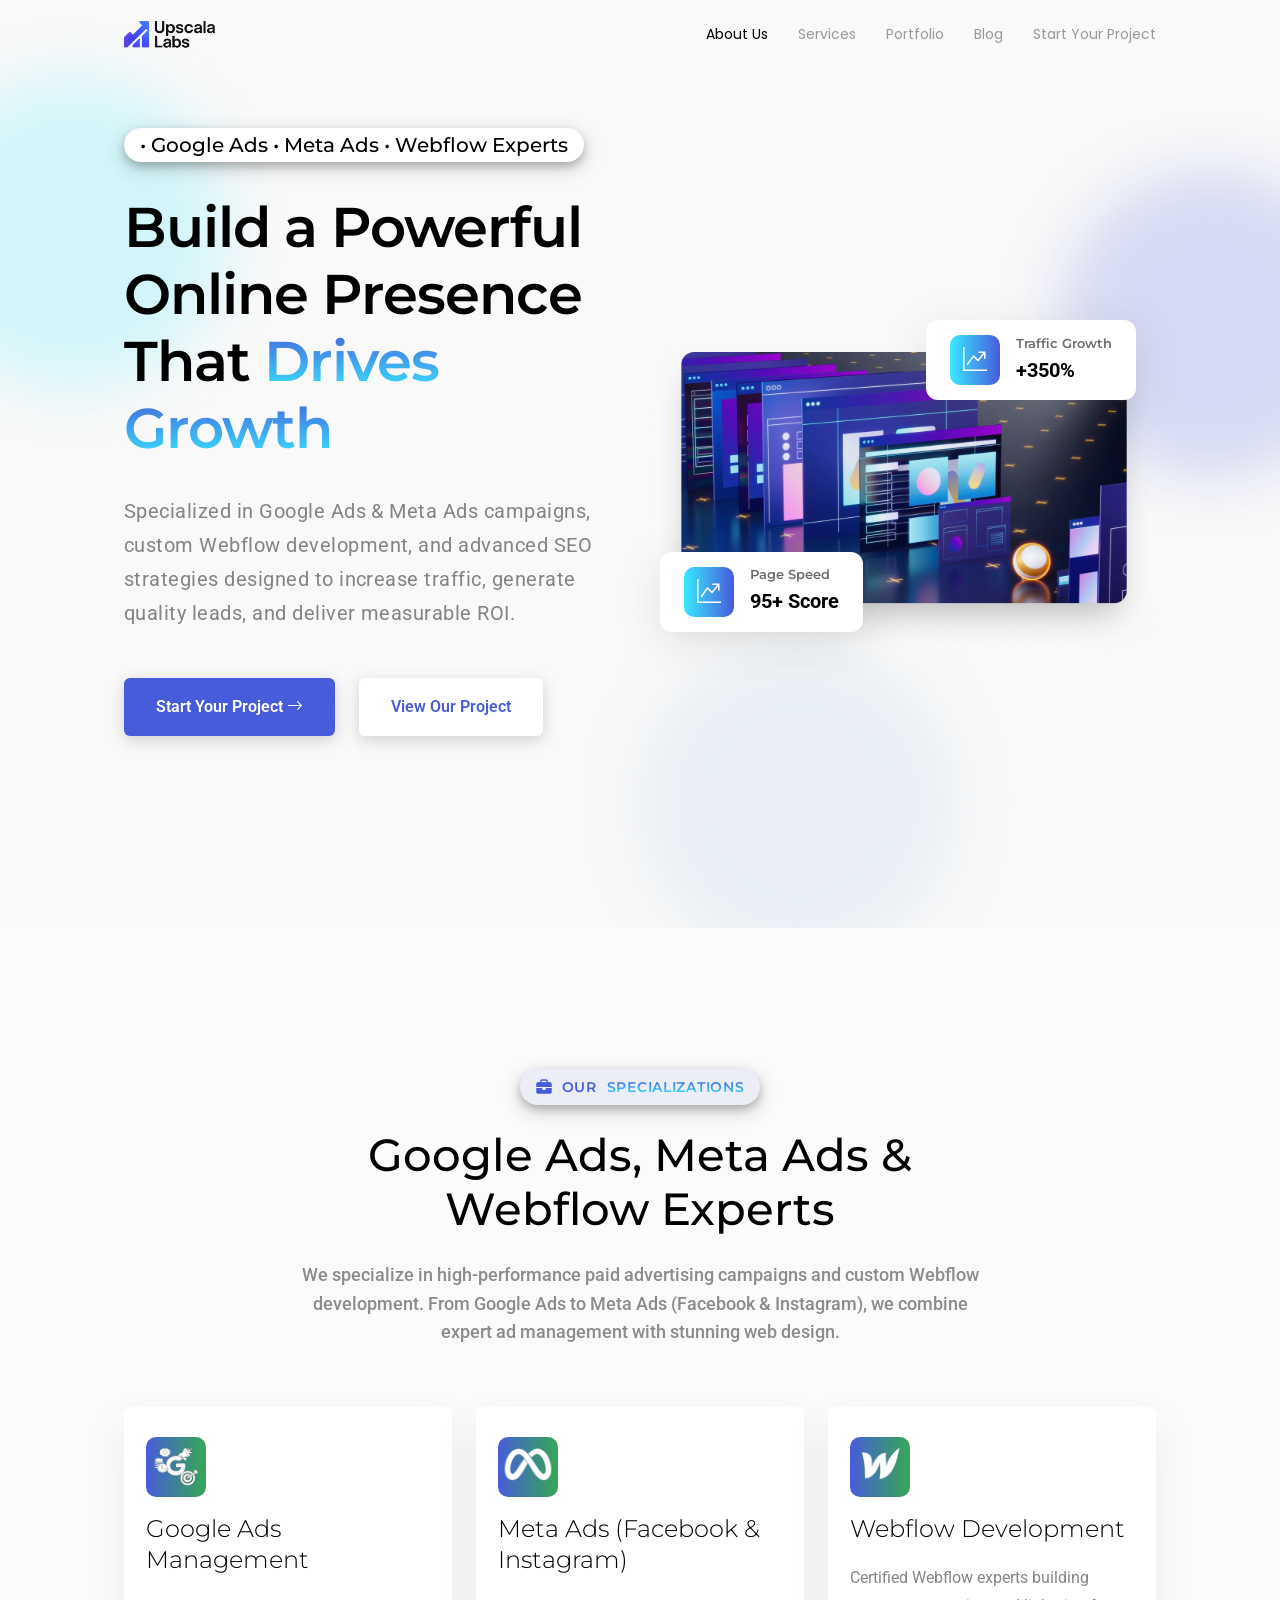
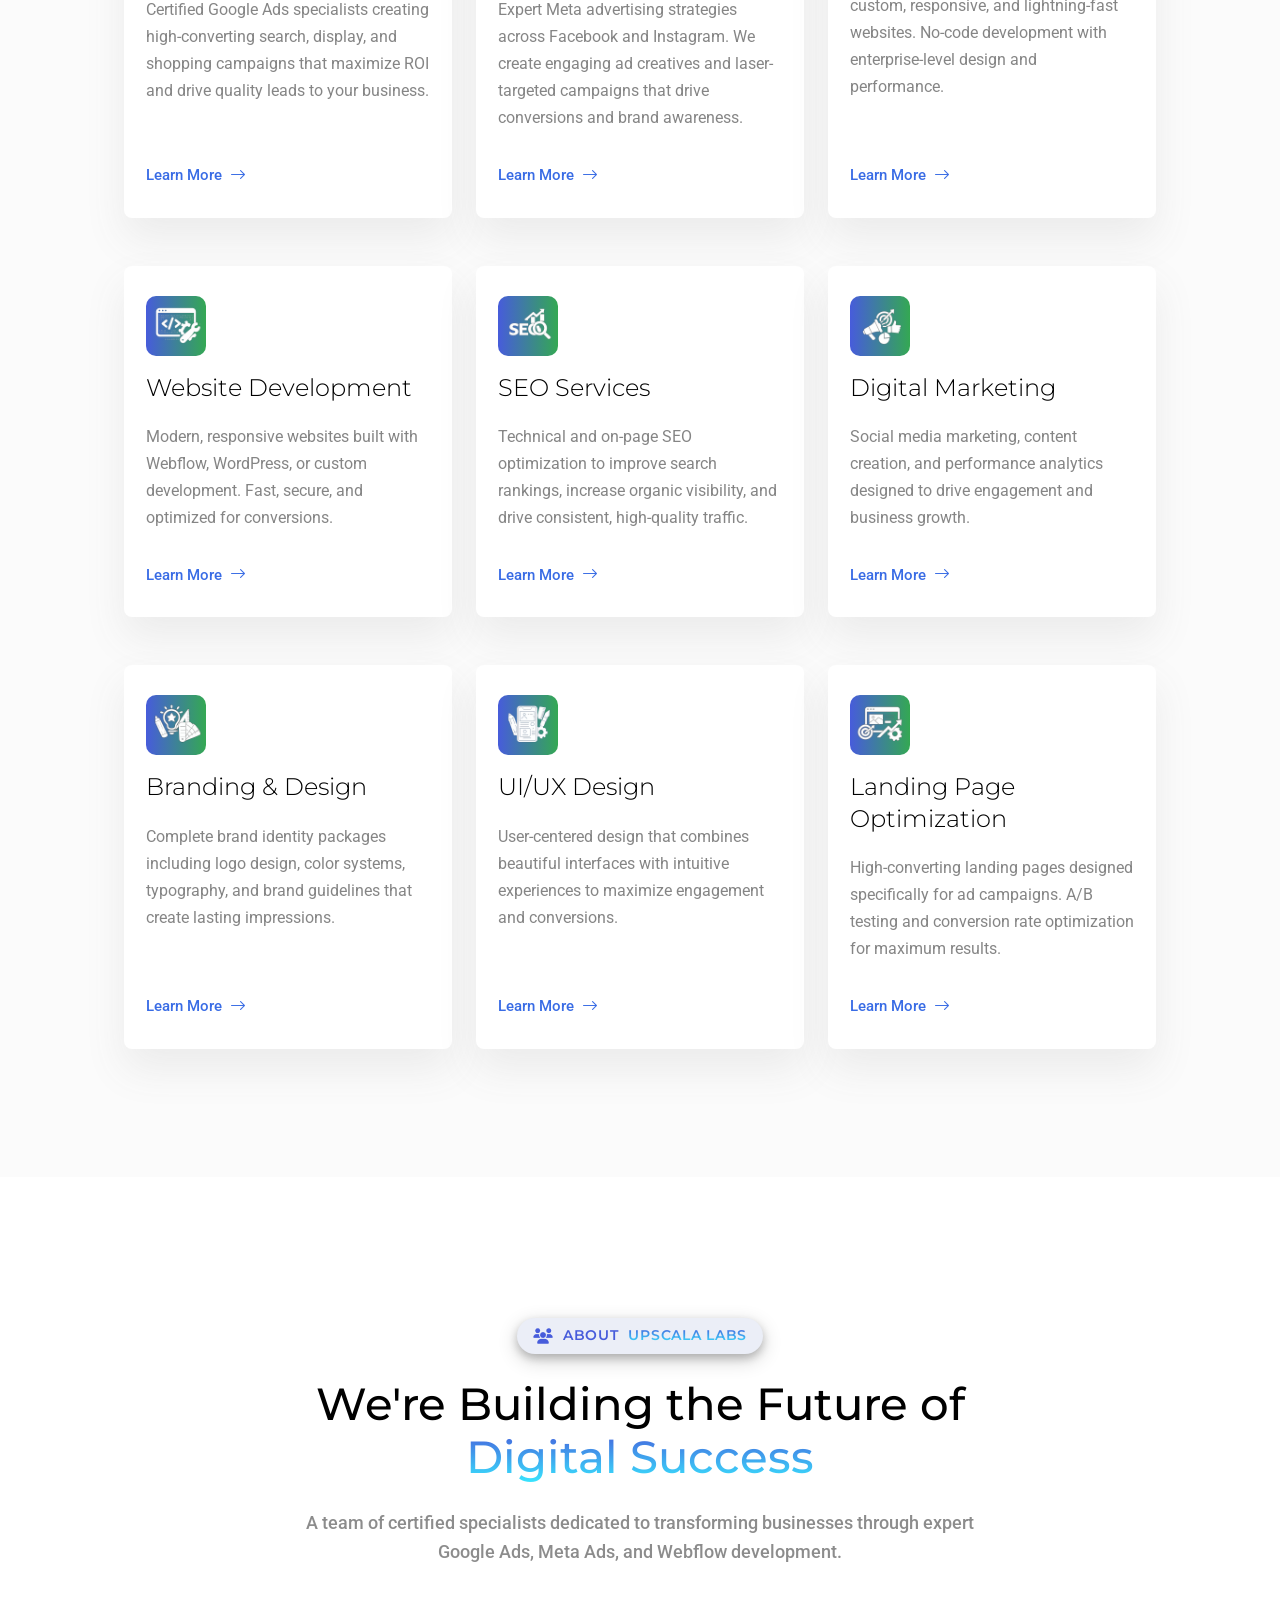
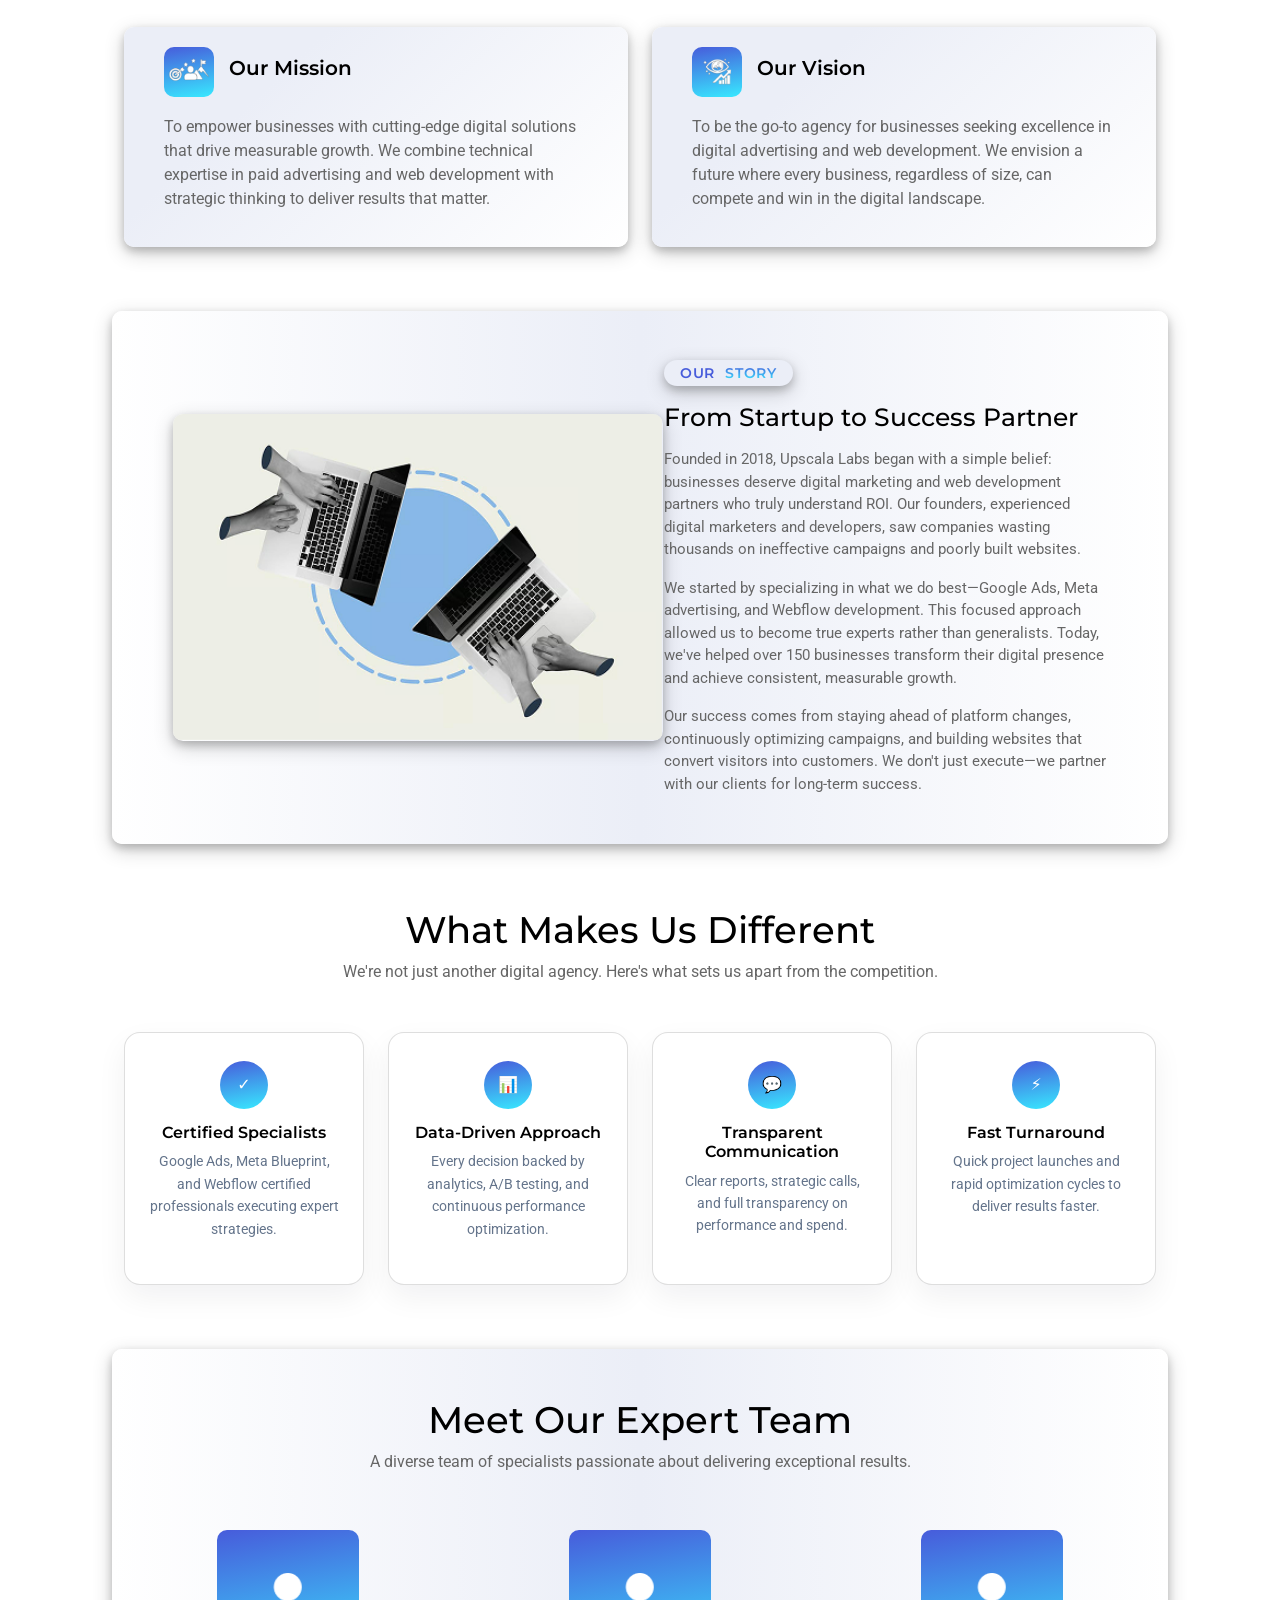
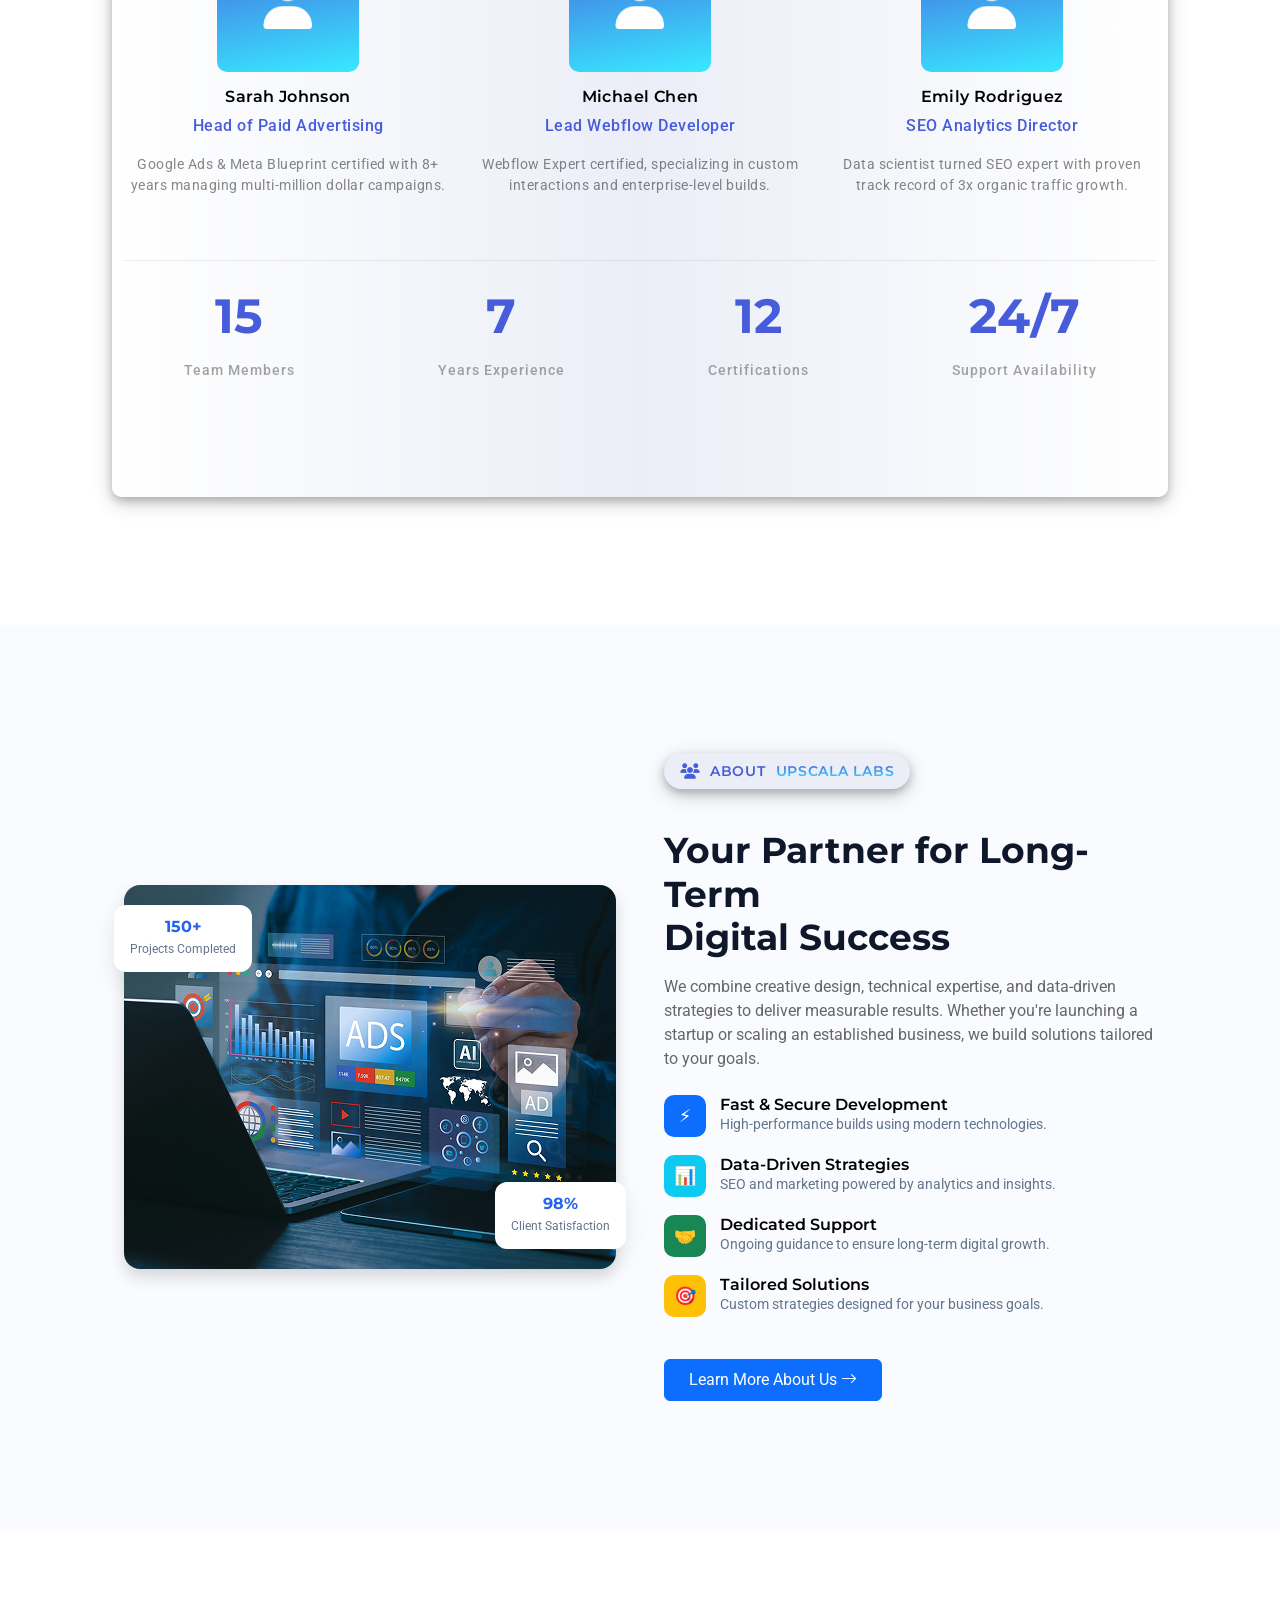
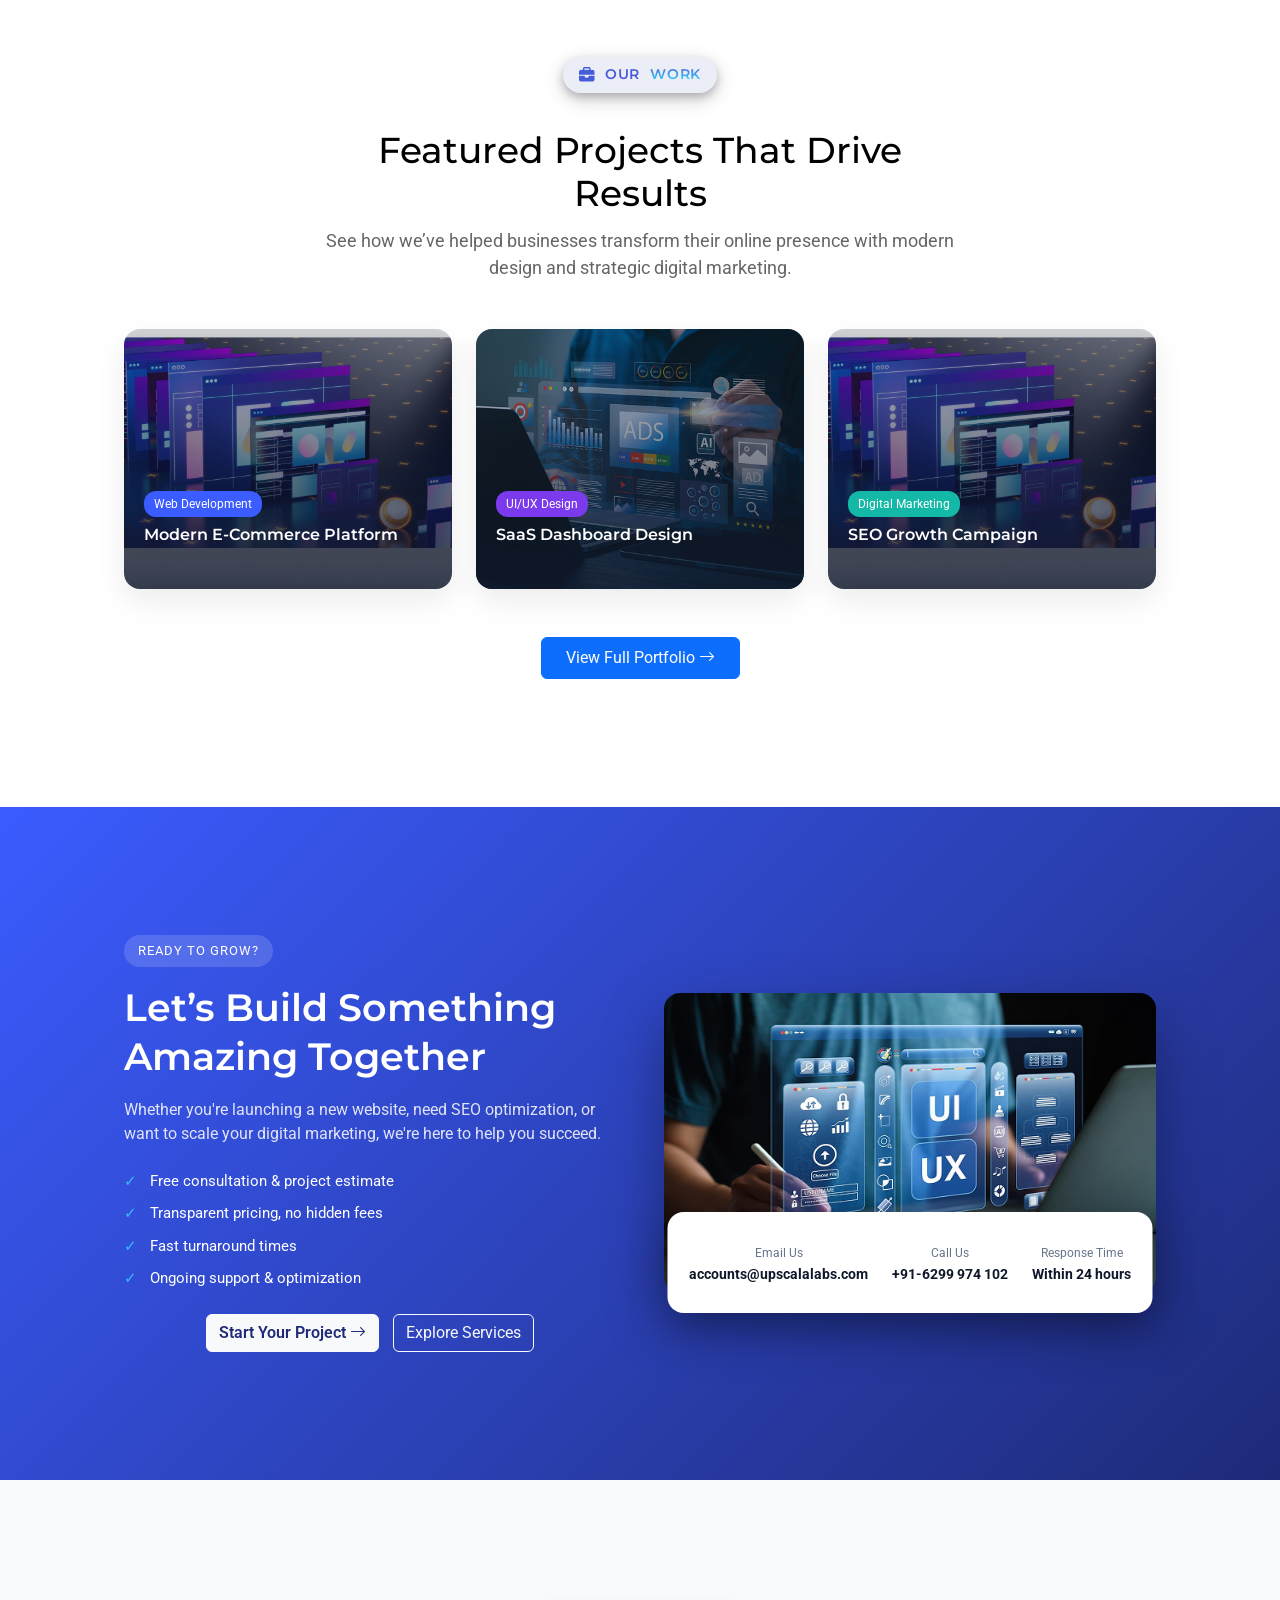
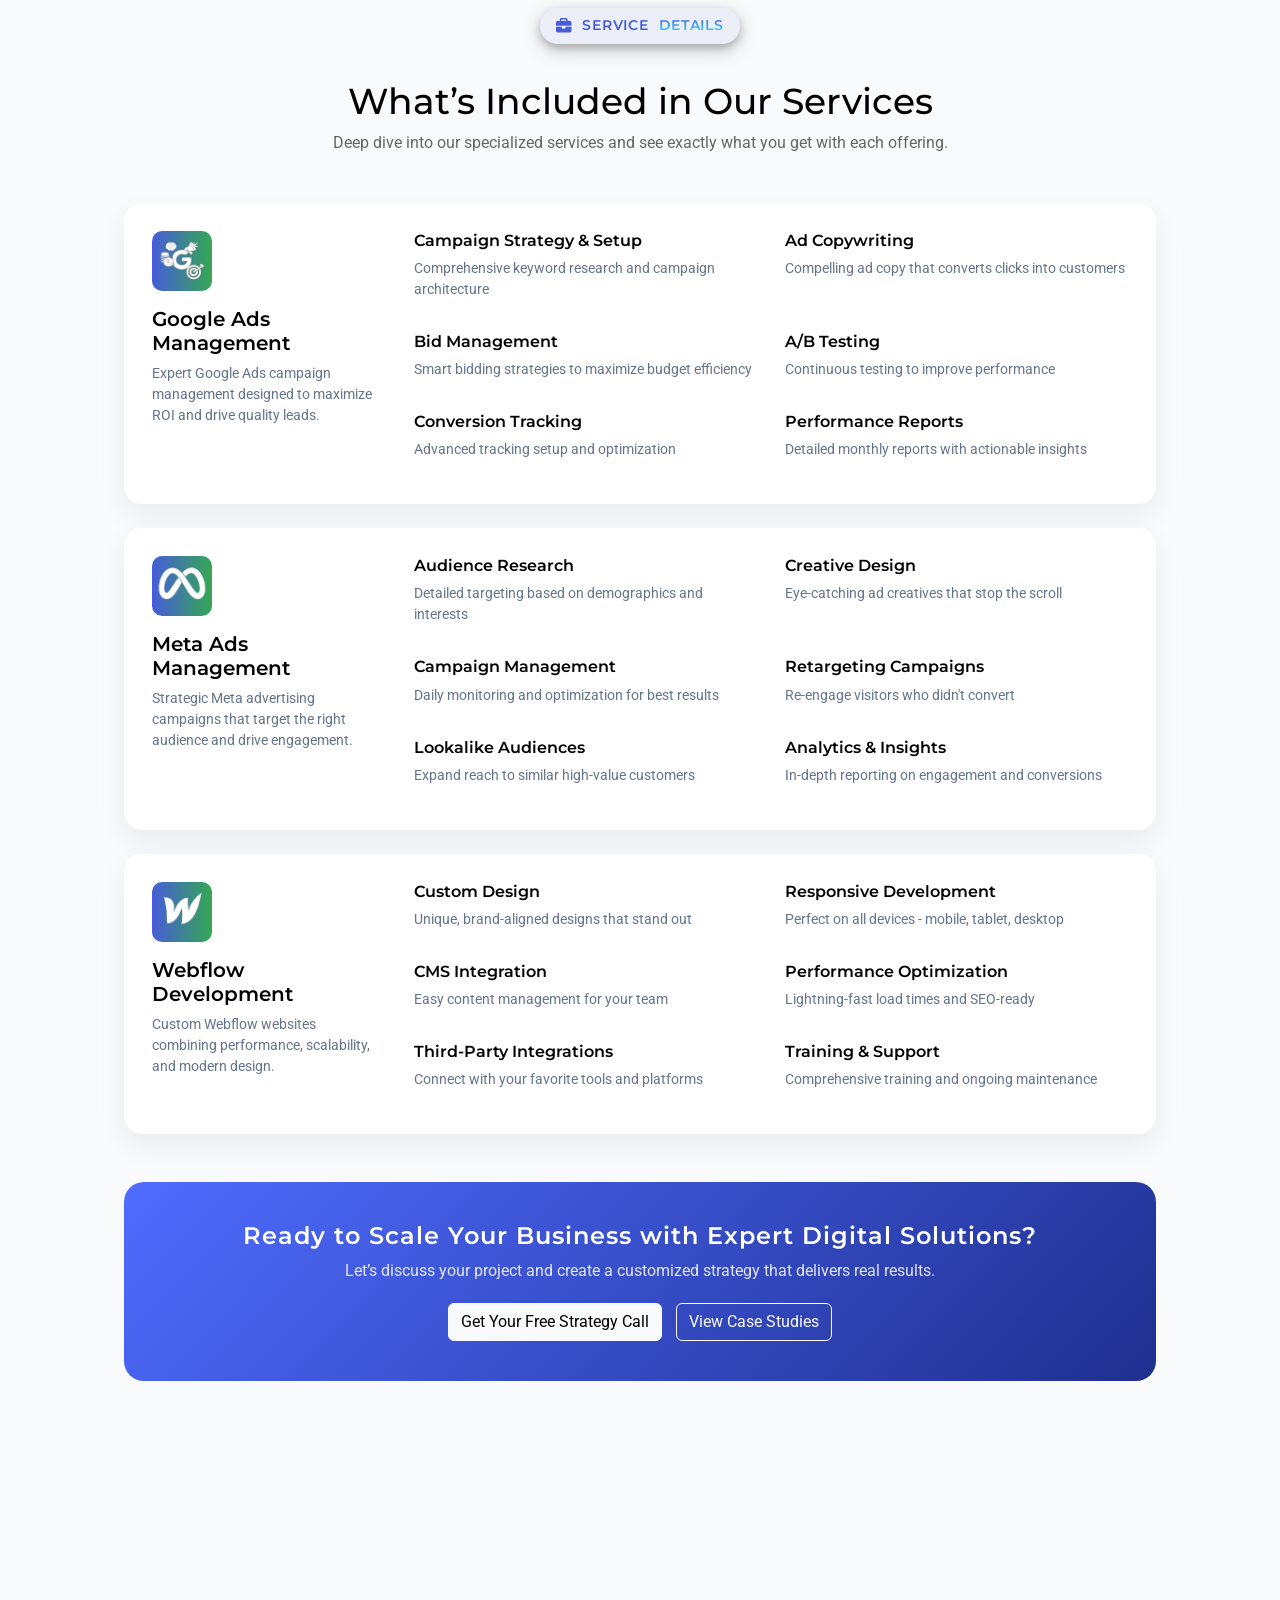
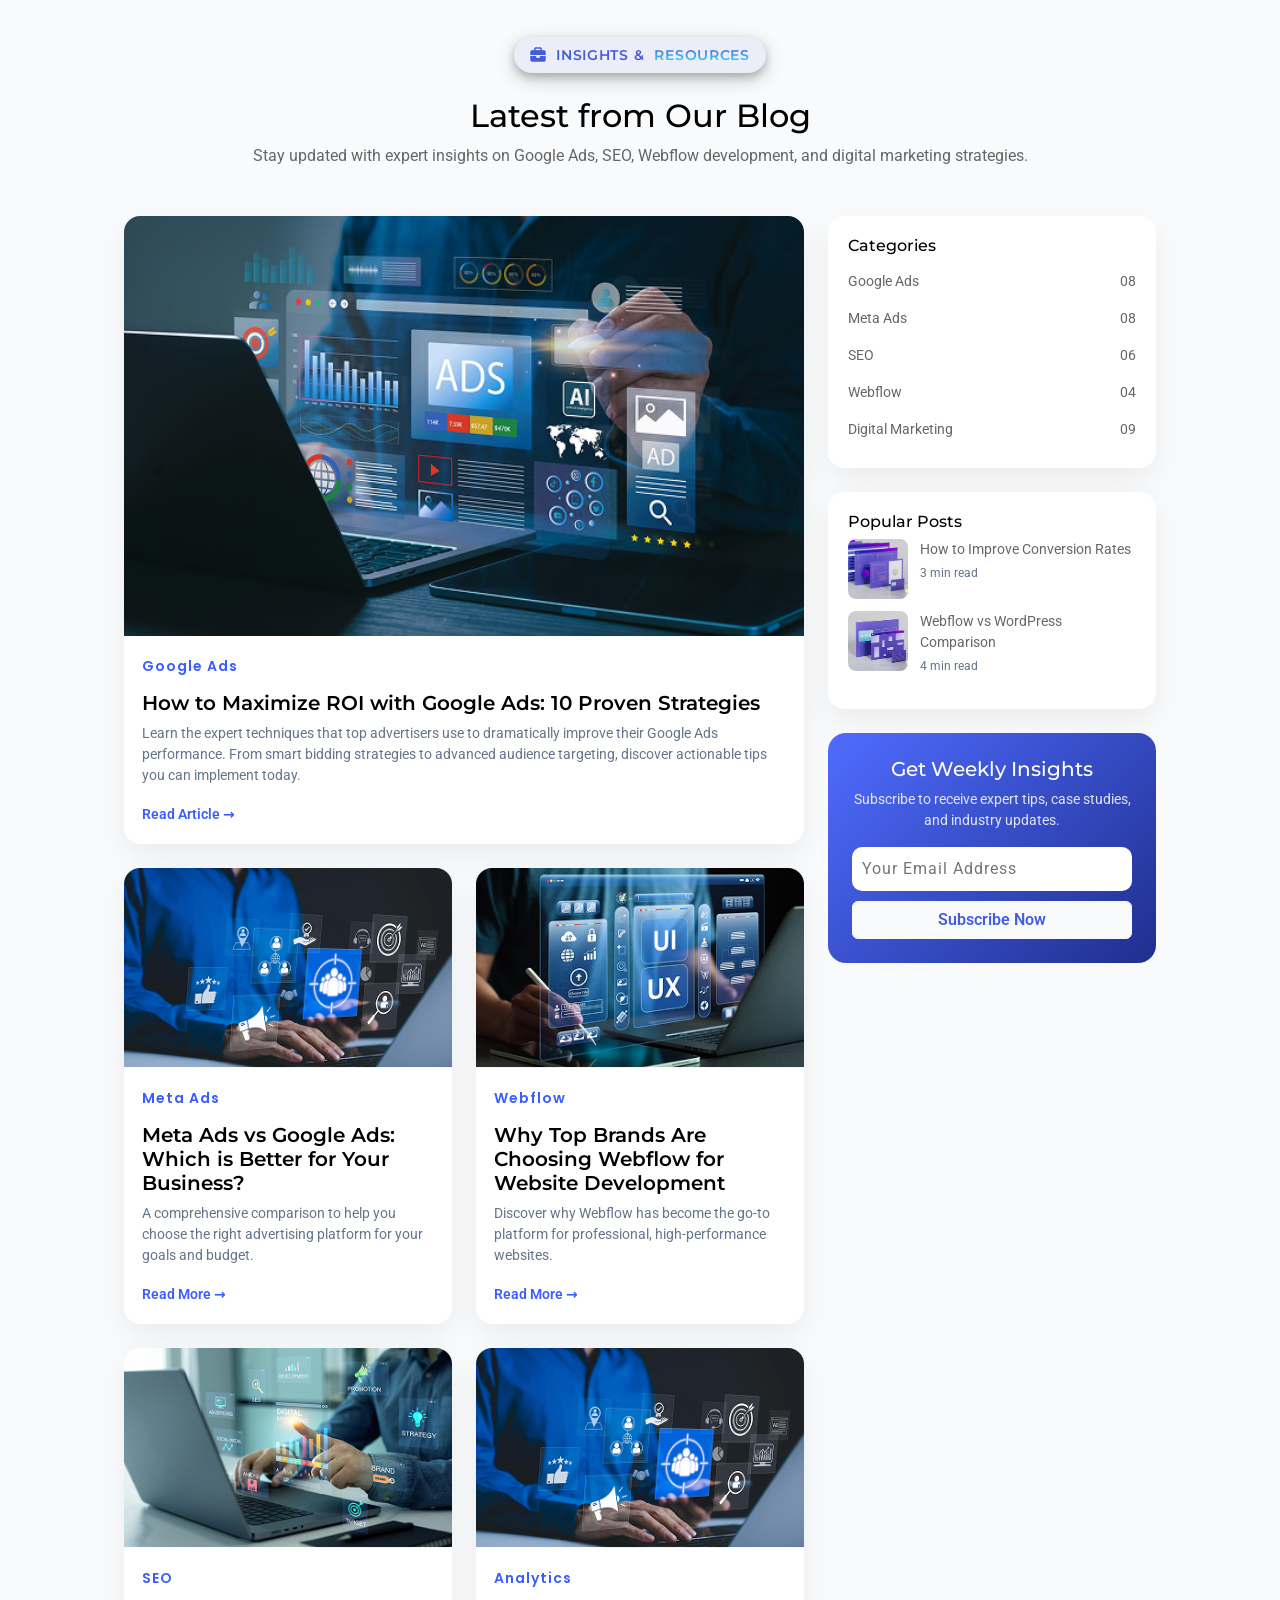
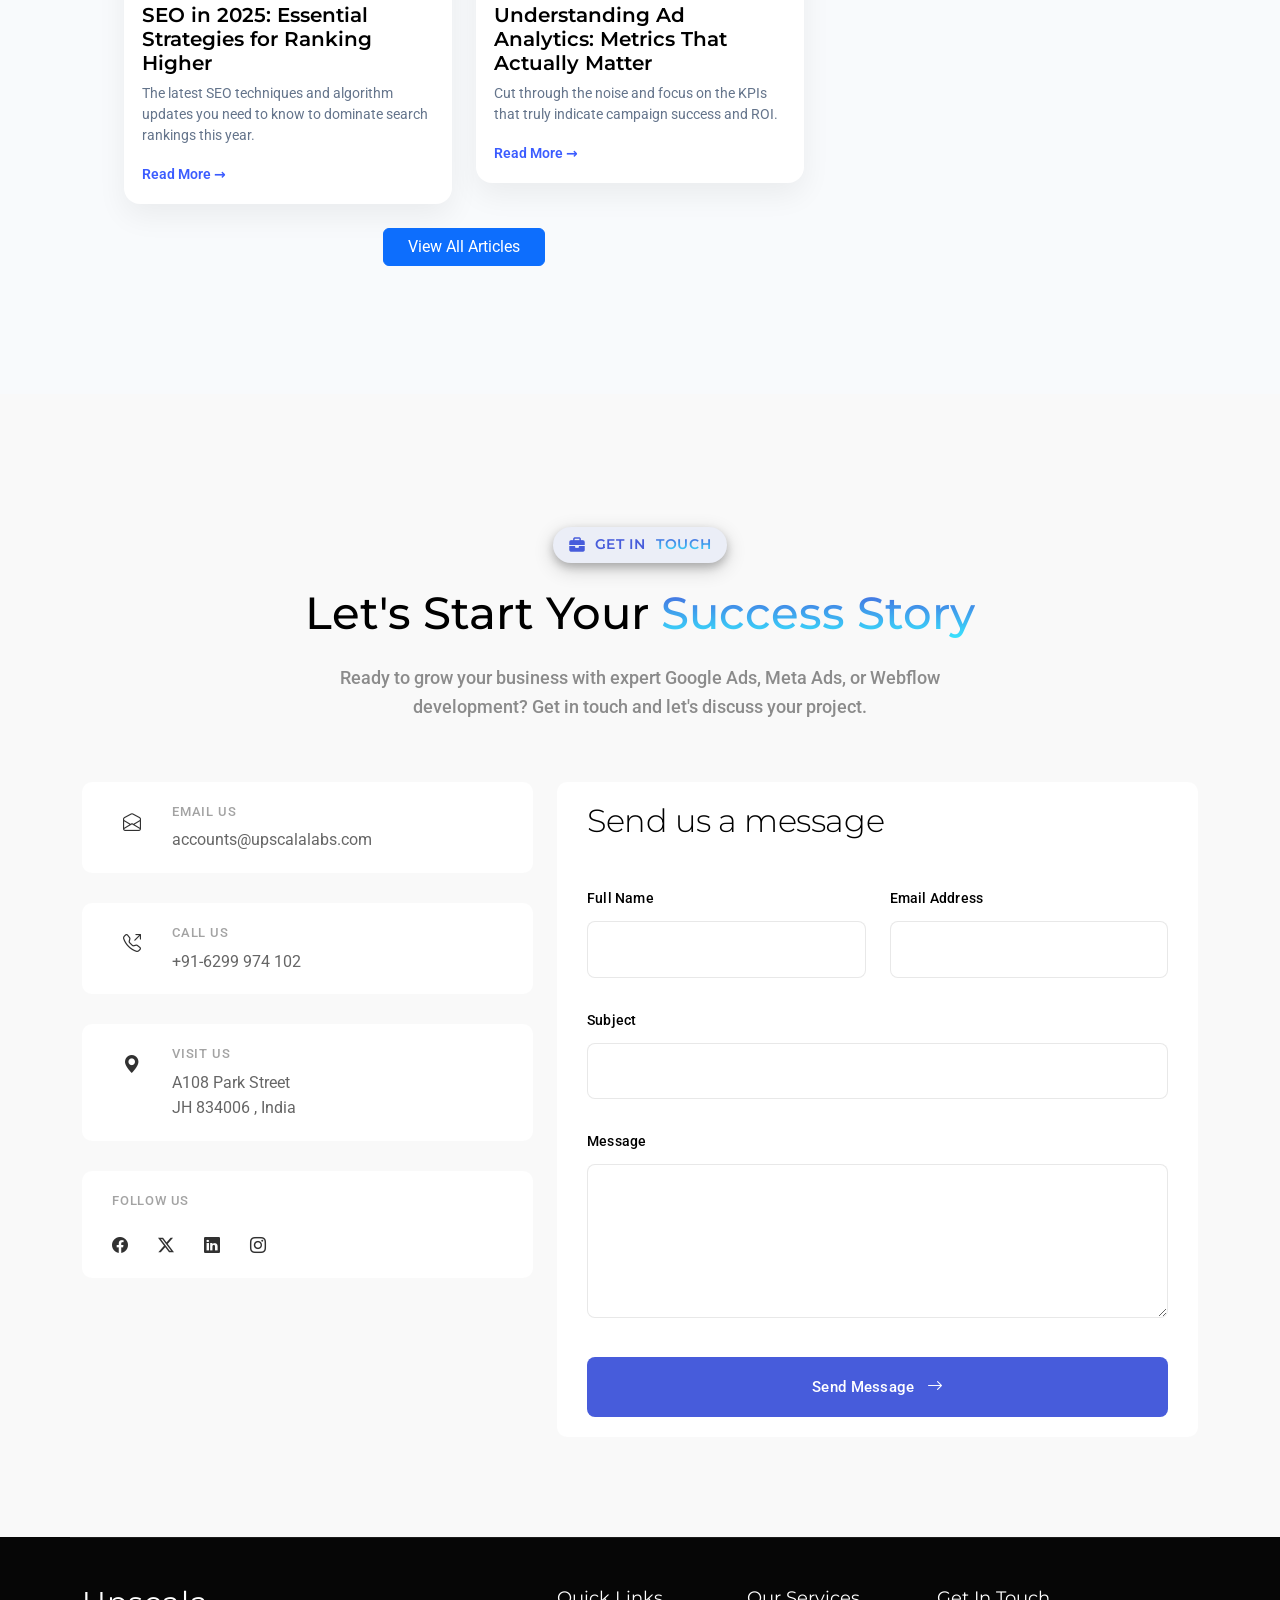
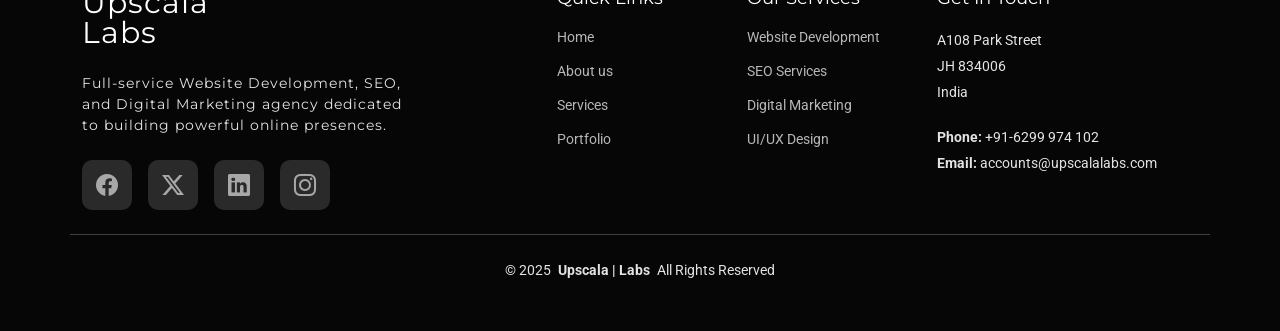
<file: index.html>
<!DOCTYPE html>
<html lang="en">

<head>
  <meta charset="utf-8" />
  <meta content="width=device-width, initial-scale=1.0" name="viewport" />
  <title>UPSCALA | LABS</title>
  <meta name="description" content="" />
  <meta name="keywords" content="" />

  <!-- Favicons -->
  <link href="assets/img/Upscala-Labs.png" rel="icon" />
  <link href="assets/img/Upscala-Labs.png" rel="apple-touch-icon" />

  <!-- Fonts -->
  <link href="https://fonts.googleapis.com" rel="preconnect" />
  <link href="https://fonts.gstatic.com" rel="preconnect" crossorigin />
  <link
    href="https://fonts.googleapis.com/css2?family=Roboto:ital,wght@0,100;0,300;0,400;0,500;0,700;0,900;1,100;1,300;1,400;1,500;1,700;1,900&family=Montserrat:ital,wght@0,100;0,200;0,300;0,400;0,500;0,600;0,700;0,800;0,900;1,100;1,200;1,300;1,400;1,500;1,600;1,700;1,800;1,900&family=Poppins:ital,wght@0,100;0,200;0,300;0,400;0,500;0,600;0,700;0,800;0,900;1,100;1,200;1,300;1,400;1,500;1,600;1,700;1,800;1,900&display=swap"
    rel="stylesheet" />

  <!-- Vendor CSS Files -->
  <link href="assets/vendor/bootstrap/css/bootstrap.min.css" rel="stylesheet" />
  <link href="assets/vendor/bootstrap-icons/bootstrap-icons.css" rel="stylesheet" />
  <link href="assets/vendor/aos/aos.css" rel="stylesheet" />
  <link href="assets/vendor/glightbox/css/glightbox.min.css" rel="stylesheet" />
  <link href="assets/vendor/swiper/swiper-bundle.min.css" rel="stylesheet" />

  <!-- Main CSS File -->
  <link href="assets/css/main.css" rel="stylesheet" />
</head>

<body class="index-page">
  <header id="header" class="header d-flex align-items-center fixed-top">
    <div class="container-fluid container-xl position-relative d-flex align-items-center justify-content-between">
      <a href="index.html" class="logo d-flex align-items-center">
        <img src="assets/img/Upscala-Labs.png" alt="logo-img" />
      </a>

      <nav id="navmenu" class="navmenu">
        <ul>
          <li><a href="about-us.html" class="active">About Us</a></li>
          <li><a href="service-details.html">Services</a></li>
          <li><a href="portfolio-details.html">Portfolio</a></li>
          <li><a href="Blog-detail.html">Blog</a></li>
          <li><a class="btn-primary" href="#">Start Your Project</a></li>
        </ul>
        <i class="mobile-nav-toggle d-xl-none bi bi-list"></i>
      </nav>
    </div>
  </header>

  <main class="main">
    <!-- Hero Section -->
    <section id="hero" class="hero section light-background">
      <div class="container">
        <h5>• Google Ads • Meta Ads • Webflow Experts</h5>
        <div class="row align-items-center">
          <div class="col-lg-6 mt-0">
            <div class="hero-content">
              <h1>
                Build a Powerful Online Presence That
                <span class="heading-linear-color">Drives Growth</span>
              </h1>
              <p>
                Specialized in Google Ads & Meta Ads campaigns, custom Webflow
                development, and advanced SEO strategies designed to increase
                traffic, generate quality leads, and deliver measurable ROI.
              </p>
              <div class="hero-cta">
                <a href="#" class="btn-primary">Start Your Project <i class="bi bi-arrow-right"></i></a>
                <a href="#" class="btn-secondary">View Our Project</a>
              </div>
              <!-- <div class="hero-stats" data-aos="fade-up" data-aos-delay="500">
                <div class="stat-item">
                  <div class="stat-number">500+</div>
                  <div class="stat-label">Successful Projects</div>
                </div>
                <div class="stat-item">
                  <div class="stat-number">98%</div>
                  <div class="stat-label">Client Satisfaction</div>
                </div>
                <div class="stat-item">
                  <div class="stat-number">10+</div>
                  <div class="stat-label">Years Experience</div>
                </div>
              </div> -->
            </div>
          </div>

          <div class="col-lg-6">
            <div class="hero-image">
              <img src="assets/img/hero-Overlay+Shadow.png" alt="Business Success" class="img-fluid" />
              <div class="floating-card">
                <div class="card-icon">
                  <i class="bi bi-graph-up-arrow"></i>
                </div>
                <div class="card-content">
                  <h2>Page Speed</h2>
                  <div class="growth-percentage">95+ Score</div>
                </div>
              </div>
              <div class="floating-card-upside">
                <div class="card-icon">
                  <i class="bi bi-graph-up-arrow"></i>
                </div>
                <div class="card-content">
                  <h2>Traffic Growth</h2>
                  <div class="growth-percentage">+350%</div>
                </div>
              </div>
            </div>
          </div>
        </div>
      </div>
    </section>
    <!-- /Hero Section -->

    <!-- Services Section -->
    <section id="services" class="services section">
      <!-- Section Title -->
      <div class="container section-title">
        <h5 class="subtitle"><img src="assets/img/service-subtitle-icon.png" alt="service-subtitle-icon"> OUR
          <span class="heading-linear-color">SPECIALIZATIONS</span>
        </h5>
        <h2>Google Ads, Meta Ads & Webflow Experts</h2>
        <p>
          We specialize in high-performance paid advertising campaigns and custom Webflow
          development. From Google Ads to Meta Ads (Facebook & Instagram), we combine
          expert ad management with stunning web design.
        </p>
      </div>
      <!-- End Section Title -->

      <div class="container">
        <div class="row gy-5">
          <div class="col-lg-4 col-md-6">
            <div class="service-item">
              <div class="service-icon">
                <img src="assets/img/googleAds-icon.png" alt="googleAdds-icon">
                <!-- <i class="bi bi-graph-up-arrow"></i> -->
              </div>
              <h3>Google Ads Management</h3>
              <p>
                Certified Google Ads specialists creating
                high-converting search, display, and
                shopping campaigns that maximize ROI
                and drive quality leads to your
                business.
              </p>
              <a href="service-details.html" class="service-link">
                Learn More <i class="bi bi-arrow-right"></i>
              </a>
            </div>
          </div>
          <!-- End Service Item -->

          <div class="col-lg-4 col-md-6">
            <div class="service-item">
              <div class="service-icon">
                <img src="assets/img/MetaAds-icon.png" alt="metaAds-icon">
                <!-- <i class="bi bi-palette"></i> -->
              </div>
              <h3>Meta Ads (Facebook &
                Instagram)</h3>
              <p>
                Expert Meta advertising strategies
                across Facebook and Instagram. We
                create engaging ad creatives and laser-
                targeted campaigns that drive
                conversions and brand awareness.
              </p>
              <a href="service-details.html" class="service-link">
                Learn More <i class="bi bi-arrow-right"></i>
              </a>
            </div>
          </div>
          <!-- End Service Item -->

          <div class="col-lg-4 col-md-6">
            <div class="service-item">
              <div class="service-icon">
                <img src="assets/img/webflow-icon.png" alt="webflow-icon">
                <!-- <i class="bi bi-code-slash"></i> -->
              </div>
              <h3>Webflow Development</h3>
              <p>
                Certified Webflow experts building
                custom, responsive, and lightning-fast
                websites. No-code development with
                enterprise-level design and
                performance.
              </p>
              <a href="service-details.html" class="service-link">
                Learn More <i class="bi bi-arrow-right"></i>
              </a>
            </div>
          </div>
          <!-- End Service Item -->

          <div class="col-lg-4 col-md-6">
            <div class="service-item">
              <div class="service-icon">
                <img src="assets/img/website-icon.png" alt="website-icon">
                <!-- <i class="bi bi-megaphone"></i> -->
              </div>
              <h3>Website Development</h3>
              <p>
                Modern, responsive websites built with
                Webflow, WordPress, or custom
                development. Fast, secure, and
                optimized for conversions.
              </p>
              <a href="service-details.html" class="service-link">
                Learn More <i class="bi bi-arrow-right"></i>
              </a>
            </div>
          </div>
          <!-- End Service Item -->

          <div class="col-lg-4 col-md-6">
            <div class="service-item">
              <div class="service-icon">
                <img src="assets/img/SEO-icon.png" alt="seo-icon">
                <!-- <i class="bi bi-people"></i> -->
              </div>
              <h3>SEO Services</h3>
              <p>
                Technical and on-page SEO optimization
                to improve search rankings, increase
                organic visibility, and drive consistent,
                high-quality traffic.
              </p>
              <a href="service-details.html" class="service-link">
                Learn More <i class="bi bi-arrow-right"></i>
              </a>
            </div>
          </div>
          <!-- End Service Item -->

          <div class="col-lg-4 col-md-6">
            <div class="service-item">
              <div class="service-icon">
                <img src="assets/img/Digitalmarketing-icon.png" alt="DigitalMarketing-icon">
                <!-- <i class="bi bi-bar-chart"></i> -->
              </div>
              <h3>Digital Marketing</h3>
              <p>
                Social media marketing, content
                creation, and performance analytics
                designed to drive engagement and
                business growth.
              </p>
              <a href="service-details.html" class="service-link">
                Learn More <i class="bi bi-arrow-right"></i>
              </a>
            </div>
          </div>
          <!-- End Service Item -->

          <div class="col-lg-4 col-md-6">
            <div class="service-item">
              <div class="service-icon">
                <img src="assets/img/brandingDesign-icon.png" alt="Branding-icon">
                <!-- <i class="bi bi-bar-chart"></i> -->
              </div>
              <h3>Branding & Design</h3>
              <p>
                Complete brand identity packages
                including logo design, color systems,
                typography, and brand guidelines that
                create lasting impressions.
              </p>
              <a href="service-details.html" class="service-link">
                Learn More <i class="bi bi-arrow-right"></i>
              </a>
            </div>
          </div>
          <!-- End Service Item -->
          <div class="col-lg-4 col-md-6">
            <div class="service-item">
              <div class="service-icon">
                <img src="assets/img/uiux-icon.png" alt="uiux-icon">
                <!-- <i class="bi bi-bar-chart"></i> -->
              </div>
              <h3>UI/UX Design</h3>
              <p>
                User-centered design that combines
                beautiful interfaces with intuitive
                experiences to maximize engagement
                and conversions.
              </p>
              <a href="service-details.html" class="service-link">
                Learn More <i class="bi bi-arrow-right"></i>
              </a>
            </div>
          </div>
          <!-- End Service Item -->
          <div class="col-lg-4 col-md-6">
            <div class="service-item">
              <div class="service-icon">
                <img src="assets/img/landingPage-icon.png" alt="landingPage-icon">
                <!-- <i class="bi bi-bar-chart"></i> -->
              </div>
              <h3>Landing Page Optimization</h3>
              <p>
                High-converting landing pages designed
                specifically for ad campaigns. A/B
                testing and conversion rate optimization
                for maximum results.
              </p>
              <a href="service-details.html" class="service-link">
                Learn More <i class="bi bi-arrow-right"></i>
              </a>
            </div>
          </div>
          <!-- End Service Item -->
        </div>
      </div>
    </section>
    <!-- /Services Section -->

    <!-- About Section -->
    <section id="about" class="about section">
      <!-- Section Title -->
      <div class="container section-title" data-aos="fade-up">
        <h5 class="subtitle"><img src="assets/img/about-subtitle-icon.png" alt="about-subtitle-icon"> ABOUT <span
            class="heading-linear-color">UPSCALA LABS</span>
        </h5>
        <h2>We're Building the Future of
          <span class="heading-linear-color">Digital Success</span>
        </h2>
        <p>
          A team of certified specialists dedicated to transforming businesses through expert
          Google Ads, Meta Ads, and Webflow development.
        </p>
      </div>
      <!-- End Section Title -->
      <div class="info-section">
        <div class="container">
          <div class="row align-items-center">
            <div class="col-lg-6">
              <div class="info-card">
                <div class="icon-box">
                  <img src="assets/img/our-mission-icon.png" alt="our-mission-icon">
                  <h5>Our Mission</h5>
                </div>

                <p>
                  To empower businesses with cutting-edge digital
                  solutions that drive measurable growth. We combine
                  technical expertise in paid advertising and web
                  development with strategic thinking to deliver results
                  that matter.
                </p>
              </div>
            </div>

            <div class="col-lg-6">
              <div class="info-card">
                <div class="icon-box">
                  <img src="assets/img/our-vision-icon.png" alt="our-vision-icon">
                  <h5>Our Vision</h5>
                </div>

                <p>
                  To be the go-to agency for businesses seeking excellence
                  in digital advertising and web development. We envision a
                  future where every business, regardless of size, can
                  compete and win in the digital landscape.
                </p>
              </div>
            </div>
          </div>
        </div>
      </div>
      <!-- End Section info card -->
      <!--  Our Story  -->
      <div class="story-section">
        <div class="container">
          <div class="story-wrapper">
            <div class="row align-items-center g-5">

              <!-- Image -->
              <div class="col-lg-6">
                <div class="story-image">
                  <img src="assets/img/aboutus-ourstory.png" alt="aboutus-ourstory">
                </div>
              </div>

              <!-- Content -->
              <div class="col-lg-6">
                <div class="story-content">
                  <h5 class="subtitle"> Our <span class="heading-linear-color">Story</span>
                  </h5>
                  <h2>From Startup to Success Partner</h2>

                  <p>
                    Founded in 2018, Upscala Labs began with a simple belief: businesses deserve
                    digital marketing and web development partners who truly understand ROI. Our
                    founders, experienced digital marketers and developers, saw companies wasting
                    thousands on ineffective campaigns and poorly built websites.
                  </p>

                  <p>
                    We started by specializing in what we do best—Google Ads, Meta advertising,
                    and Webflow development. This focused approach allowed us to become true
                    experts rather than generalists. Today, we've helped over 150 businesses
                    transform their digital presence and achieve consistent, measurable growth.
                  </p>

                  <p class="mb-0">
                    Our success comes from staying ahead of platform changes, continuously
                    optimizing campaigns, and building websites that convert visitors into
                    customers. We don't just execute—we partner with our clients for long-term
                    success.
                  </p>
                </div>
              </div>
            </div>
          </div>
        </div>
      </div>
      <!-- End Section story section -->
      <!-- ================= WHAT MAKES US DIFFERENT ================= -->
      <div class="difference-wrapper">
        <div class="container">
          <div class="text-center mb-5">
            <h2 class="main-heading">What Makes Us Different</h2>
            <p class="sub-text">
              We're not just another digital agency. Here's what sets us apart from the competition.
            </p>
          </div>

          <div class="row g-4 justify-content-center">

            <div class="col-lg-3 col-md-6">
              <div class="difference-card">
                <div class="icon-circle">✓</div>
                <h3>Certified Specialists</h3>
                <p>
                  Google Ads, Meta Blueprint, and Webflow certified professionals executing expert strategies.
                </p>
              </div>
            </div>

            <div class="col-lg-3 col-md-6">
              <div class="difference-card">
                <div class="icon-circle">📊</div>
                <h3>Data-Driven Approach</h3>
                <p>
                  Every decision backed by analytics, A/B testing, and continuous performance optimization.
                </p>
              </div>
            </div>

            <div class="col-lg-3 col-md-6">
              <div class="difference-card">
                <div class="icon-circle">💬</div>
                <h3>Transparent Communication</h3>
                <p>
                  Clear reports, strategic calls, and full transparency on performance and spend.
                </p>
              </div>
            </div>

            <div class="col-lg-3 col-md-6">
              <div class="difference-card">
                <div class="icon-circle">⚡</div>
                <h3>Fast Turnaround</h3>
                <p>
                  Quick project launches and rapid optimization cycles to deliver results faster.
                </p>
              </div>
            </div>

          </div>
        </div>
      </div>

      <!-- ================= MEET OUR EXPERT TEAM ================= -->
      <div class="team-wrapper">
        <div class="container">

          <div class="text-center mb-2">
            <h2 class="main-heading">Meet Our Expert Team</h2>
            <p class="sub-text">
              A diverse team of specialists passionate about delivering exceptional results.
            </p>
          </div>

          <div class="team-card">
            <div class="row g-4 text-center mb-5">

              <div class="col-12 col-sm-6 col-lg-4">
                <div class="member-card">
                  <div class="member-avatar">
                    <img src="assets/img/expert-profile-icon.png" alt="expert-icon">
                  </div>
                  <h3>Sarah Johnson</h3>
                  <p>Head of Paid Advertising</p>
                  <p class="expert-description">Google Ads & Meta Blueprint certified with 8+
                    years managing multi-million dollar campaigns.</p>
                </div>
              </div>

              <div class="col-12 col-sm-6 col-lg-4">
                <div class="member-card">
                  <div class="member-avatar">
                    <img src="assets/img/expert-profile-icon.png" alt="expert-icon">
                  </div>
                  <h3>Michael Chen</h3>
                  <p>Lead Webflow Developer</p>
                  <p class="expert-description">Webflow Expert certified, specializing in custom
                    interactions and enterprise-level builds.</p>
                </div>
              </div>

              <div class="col-12 col-sm-6 col-lg-4">
                <div class="member-card">
                  <div class="member-avatar">
                    <img src="assets/img/expert-profile-icon.png" alt="expert-icon">
                  </div>
                  <h3>Emily Rodriguez</h3>
                  <p>SEO Analytics Director</p>
                  <p class="expert-description">Data scientist turned SEO expert with proven track
                    record of 3x organic traffic growth.</p>
                </div>
              </div>

            </div>

            <!-- Stats -->
            <div class="stats-row">
              <div class="stat-item">
                <div class="stat-number purecounter" data-purecounter-start="0" data-purecounter-end="15"
                  data-purecounter-duration="1">+</div>
                <div class="stat-label">Team Members</div>
              </div>
              <div class="stat-item">
                <div class="stat-number purecounter" data-purecounter-start="0" data-purecounter-end="7"
                  data-purecounter-duration="1"></div>
                <div class="stat-label">Years Experience</div>
              </div>
              <div class="stat-item">
                <div class="stat-number purecounter" data-purecounter-start="0" data-purecounter-end="12"
                  data-purecounter-duration="1"></div>
                <div class="stat-label">Certifications</div>
              </div>
              <div class="stat-item">
                <div class="stat-number">
                  <span class="purecounter" data-purecounter-start="0" data-purecounter-end="24"
                    data-purecounter-duration="1">
                  </span><span class="suffix">/7</span>
                </div>
                <div class="stat-label">Support Availability</div>
              </div>
            </div>
          </div>
        </div>
      </div>
      </div>
    </section>
    <!-- /About Section -->

    <!-- Why Us Section start-->

    <section id="why-us" class="why-choose">
      <div class="container">
        <div class="row align-items-center g-5">

          <!-- LEFT IMAGE -->
          <div class="col-lg-6 position-relative">
            <div class="image-wrapper">
              <img src="assets/img/whyChooseUs-img .png" alt="whyChooseUs-img" class="img-fluid rounded-4 shadow" />

              <div class="stat-badge top-left">
                <h6>150+</h6>
                <span>Projects Completed</span>
              </div>

              <div class="stat-badge bottom-right">
                <h6>98%</h6>
                <span>Client Satisfaction</span>
              </div>
            </div>
          </div>

          <!-- RIGHT CONTENT -->
          <div class="col-lg-6">
            <h5 class="subtitle"><img src="assets/img/about-subtitle-icon.png" alt="about-subtitle-icon"> ABOUT <span
                class="heading-linear-color">UPSCALA LABS</span>
            </h5>

            <h2 class="section-title mt-3">
              Your Partner for Long-Term <br />
              Digital Success
            </h2>

            <p class="section-desc mt-3">
              We combine creative design, technical expertise, and data-driven
              strategies to deliver measurable results. Whether you're launching
              a startup or scaling an established business, we build solutions
              tailored to your goals.
            </p>

            <ul class="feature-list mt-4">
              <li>
                <span class="icon bg-primary">⚡</span>
                <div>
                  <h6>Fast & Secure Development</h6>
                  <p>High-performance builds using modern technologies.</p>
                </div>
              </li>

              <li>
                <span class="icon bg-info">📊</span>
                <div>
                  <h6>Data-Driven Strategies</h6>
                  <p>SEO and marketing powered by analytics and insights.</p>
                </div>
              </li>

              <li>
                <span class="icon bg-success">🤝</span>
                <div>
                  <h6>Dedicated Support</h6>
                  <p>Ongoing guidance to ensure long-term digital growth.</p>
                </div>
              </li>

              <li>
                <span class="icon bg-warning">🎯</span>
                <div>
                  <h6>Tailored Solutions</h6>
                  <p>Custom strategies designed for your business goals.</p>
                </div>
              </li>
            </ul>

            <a href="#" class="btn btn-primary mt-4 px-4 py-2">
              Learn More About Us
              <i class="bi bi-arrow-right"></i>
            </a>
          </div>

        </div>
      </div>
    </section>

    <!-- /Why Us Section -->

    <!-- featured-projects Section start-->
    <section class="featured-projects">
      <div class="container text-center">

        <h5 class="subtitle"><img src="assets/img/our-work-icon.png" alt="about-subtitle-icon"> OUR <span
            class="heading-linear-color">WORK</span>
        </h5>

        <h2 class="section-heading">
          Featured Projects That Drive <br class="d-none d-md-block" />
          Results
        </h2>

        <p class="section-subtext mx-auto">
          See how we’ve helped businesses transform their online presence with
          modern design and strategic digital marketing.
        </p>

        <div class="row g-4 mt-4">

          <!-- CARD -->
          <div class="col-lg-4 col-md-6">
            <article class="project-card">
              <img src="assets/img/hero-Overlay+Shadow.png" alt="E-commerce Platform" />
              <div class="project-overlay">
                <span class="project-tag">Web Development</span>
                <h5>Modern E-Commerce Platform</h5>
              </div>
            </article>
          </div>

          <!-- CARD -->
          <div class="col-lg-4 col-md-6">
            <article class="project-card">
              <img src="assets/img/why-choose-left-img .png" alt="SaaS Dashboard" />
              <div class="project-overlay">
                <span class="project-tag purple">UI/UX Design</span>
                <h5>SaaS Dashboard Design</h5>
              </div>
            </article>
          </div>

          <!-- CARD -->
          <div class="col-lg-4 col-md-6 mx-md-auto">
            <article class="project-card">
              <img src="assets/img/hero-Overlay+Shadow.png" alt="SEO Campaign" />
              <div class="project-overlay">
                <span class="project-tag teal">Digital Marketing</span>
                <h5>SEO Growth Campaign</h5>
              </div>
            </article>
          </div>

        </div>

        <a href="#" class="btn btn-primary mt-5 px-4 py-2">
          View Full Portfolio
          <i class="bi bi-arrow-right"></i>
        </a>

      </div>
    </section>

    <!-- featured-projects Section end-->

    <!-- cta Section start-->

    <section class="cta-section">
      <div class="container">
        <div class="cta-wrapper">
          <div class="row align-items-center g-5">

            <!-- LEFT CONTENT -->
            <div class="col-lg-6">
              <span class="cta-badge">Ready to Grow?</span>

              <h2 class="cta-title mt-3">
                Let’s Build Something <br />
                Amazing Together
              </h2>

              <p class="cta-desc mt-3">
                Whether you're launching a new website, need SEO optimization,
                or want to scale your digital marketing, we're here to help you
                succeed.
              </p>

              <ul class="cta-list mt-4">
                <li>Free consultation & project estimate</li>
                <li>Transparent pricing, no hidden fees</li>
                <li>Fast turnaround times</li>
                <li>Ongoing support & optimization</li>
              </ul>

              <div class="cta-actions mt-4">
                <a href="#" class="btn btn-light primary-btn">
                  Start Your Project
                  <i class="bi bi-arrow-right"></i>
                </a>
                <a href="#" class="btn btn-outline-light">
                  Explore Services
                </a>
              </div>
            </div>

            <!-- RIGHT IMAGE + CONTACT CARD -->
            <div class="col-lg-6 position-relative">
              <div class="cta-image">
                <img src="assets/img/cta-ready-to-grow.png" alt="UI UX Dashboard cta" class="img-fluid rounded-4" />

                <div class="contact-card">
                  <div>
                    <span>Email Us</span>
                    <strong>accounts@upscalalabs.com</strong>
                  </div>
                  <div>
                    <span>Call Us</span>
                    <strong>+91-6299 974 102</strong>
                  </div>
                  <div>
                    <span>Response Time</span>
                    <strong>Within 24 hours</strong>
                  </div>
                </div>
              </div>
            </div>

          </div>
        </div>
      </div>
    </section>

    <!-- cta Section End-->

    <!-- services-included Section Start -->

    <section class="services-included">
      <div class="container">

        <!-- SECTION HEADER -->
        <div class="text-center mb-5">
          <h5 class="subtitle"><img src="assets/img/our-work-icon.png" alt="about-subtitle-icon"> Service <span
              class="heading-linear-color">Details</span>
          </h5>
          <h2 class="section-heading">
            What’s Included in Our Services

          </h2>
          <p class="sub-text">
            Deep dive into our specialized services and see exactly what you get with each offering.
          </p>
        </div>

        <!-- SERVICE BLOCK -->
        <div class="service-card mb-4">
          <div class="row g-4 align-items-start">
            <div class="col-lg-3">
              <div class="service-head">
                <div class="service-icon">
                  <img src="assets/img/googleAds-icon.png" alt="googleAdds-icon">
                  <!-- <i class="bi bi-graph-up-arrow"></i> -->
                </div>

                <h5>Google Ads Management</h5>
                <p>
                  Expert Google Ads campaign management designed to maximize ROI and drive quality leads.
                </p>
              </div>
            </div>

            <div class="col-lg-9">
              <div class="row g-3">
                <div class="col-md-6 service-point">
                  <h2>Campaign Strategy & Setup</h2>
                  <p>Comprehensive keyword research and
                    campaign architecture</p>
                </div>
                <div class="col-md-6 service-point">
                  <h2>Ad Copywriting</h2>
                  <p>Compelling ad copy that converts clicks into
                    customers</p>
                </div>
                <div class="col-md-6 service-point">
                  <h2>Bid Management</h2>
                  <p>Smart bidding strategies to maximize budget
                    efficiency</p>
                </div>
                <div class="col-md-6 service-point">
                  <h2>A/B Testing</h2>
                  <p>Continuous testing to improve performance</p>
                </div>
                <div class="col-md-6 service-point">
                  <h2>Conversion Tracking</h2>
                  <p>Advanced tracking setup and optimization</p>
                </div>
                <div class="col-md-6 service-point">
                  <h2>Performance Reports</h2>
                  <p>Detailed monthly reports with actionable
                    insights</p>
                </div>
              </div>
            </div>
          </div>
        </div>

        <!-- SERVICE BLOCK -->
        <div class="service-card mb-4">
          <div class="row g-4 align-items-start">
            <div class="col-lg-3">
              <div class="service-head">
                <div class="service-icon">
                  <img src="assets/img/MetaAds-icon.png" alt="MetaAds-icon">
                  <!-- <i class="bi bi-graph-up-arrow"></i> -->
                </div>

                <h5>Meta Ads Management</h5>
                <p>
                  Strategic Meta advertising campaigns that target the right audience and drive engagement.
                </p>
              </div>
            </div>

            <div class="col-lg-9">
              <div class="row g-3">
                <div class="col-md-6 service-point">
                  <h2>Audience Research</h2>
                  <p>Detailed targeting based on demographics and
                    interests</p>
                </div>
                <div class="col-md-6 service-point">
                  <h2>Creative Design</h2>
                  <p>Eye-catching ad creatives that stop the scroll</p>
                </div>
                <div class="col-md-6 service-point">
                  <h2>Campaign Management</h2>
                  <p>Daily monitoring and optimization for best
                    results</p>
                </div>
                <div class="col-md-6 service-point">
                  <h2>Retargeting Campaigns</h2>
                  <p>Re-engage visitors who didn't convert</p>
                </div>
                <div class="col-md-6 service-point">
                  <h2>Lookalike Audiences</h2>
                  <p>Expand reach to similar high-value customers</p>
                </div>
                <div class="col-md-6 service-point">
                  <h2>Analytics & Insights</h2>
                  <p>In-depth reporting on engagement and
                    conversions</p>
                </div>

              </div>
            </div>
          </div>
        </div>

        <!-- SERVICE BLOCK -->
        <div class="service-card mb-5">
          <div class="row g-4 align-items-start">
            <div class="col-lg-3">
              <div class="service-head">
                <div class="service-icon">
                  <img src="assets/img/webflow-icon.png" alt="webflow-icon">
                  <!-- <i class="bi bi-graph-up-arrow"></i> -->
                </div>

                <h5>Webflow Development</h5>
                <p>
                  Custom Webflow websites combining performance, scalability, and modern design.
                </p>
              </div>
            </div>

            <div class="col-lg-9">
              <div class="row g-3">
                <div class="col-md-6 service-point">
                  <h2>Custom Design</h2>
                  <p>Unique, brand-aligned designs that stand out</p>
                </div>
                <div class="col-md-6 service-point">
                  <h2>Responsive Development</h2>
                  <p>Perfect on all devices - mobile, tablet, desktop</p>
                </div>
                <div class="col-md-6 service-point">
                  <h2>CMS Integration</h2>
                  <p>Easy content management for your team</p>
                </div>
                <div class="col-md-6 service-point">
                  <h2>Performance Optimization</h2>
                  <p>Lightning-fast load times and SEO-ready</p>
                </div>
                <div class="col-md-6 service-point">
                  <h2>Third-Party Integrations</h2>
                  <p>Connect with your favorite tools and platforms</p>
                </div>
                <div class="col-md-6 service-point">
                  <h2>Training & Support</h2>
                  <p>Comprehensive training and ongoing
                    maintenance</p>
                </div>
              </div>
            </div>
          </div>
        </div>

        <!-- CTA -->
        <div class="services-cta text-center">
          <h4>Ready to Scale Your Business with Expert Digital Solutions?</h4>
          <p>Let’s discuss your project and create a customized strategy that delivers real results.</p>
          <div class="cta-actions">
            <a href="#" class="btn btn-light">Get Your Free Strategy Call</a>
            <a href="#" class="btn btn-outline-light">View Case Studies</a>
          </div>
        </div>

      </div>
    </section>

    <!-- services-included Section End -->

    <!-- /blog Section Start-->
    <section class="blog-section">
      <div class="container">

        <!-- Header -->
        <div class="text-center mb-5">
          <h5 class="subtitle"><img src="assets/img/service-subtitle-icon.png" alt="service-subtitle-icon"> Insights &
            <span class="heading-linear-color">Resources</span>
          </h5>
          <h2>Latest from Our Blog</h2>
          <p>
            Stay updated with expert insights on Google Ads, SEO, Webflow
            development, and digital marketing strategies.
          </p>
          <!-- <span class="section-badge"> </span>
          <h2 class="section-title mt-2"></h2>
          <p class="section-subtitle mx-auto"> -->

          </p>
        </div>

        <div class="row g-4">

          <!-- LEFT CONTENT -->
          <div class="col-lg-8">

            <!-- Featured Post -->
            <article class="blog-card featured mb-4">
              <img src="assets/img/why-choose-left-img .png" alt="" />
              <div class="blog-content">
                <span class="blog-tag">Google Ads</span>
                <h4>How to Maximize ROI with Google Ads: 10 Proven Strategies</h4>
                <p>
                  Learn the expert techniques that top advertisers use to dramatically improve their Google
                  Ads performance. From smart bidding strategies to advanced audience targeting, discover
                  actionable tips you can implement today.
                </p>
                <a href="#" class="read-more">Read Article →</a>
              </div>
            </article>

            <!-- Grid Posts -->
            <div class="row g-4">
              <div class="col-md-6">
                <article class="blog-card">
                  <img src="assets/img/CustomerTargeting_blog.png" alt="" />
                  <div class="blog-content">
                    <span class="blog-tag">Meta Ads</span>
                    <h6>Meta Ads vs Google Ads: Which is
                      Better for Your Business?</h6>
                    <p>A comprehensive comparison to help you choose
                      the right advertising platform for your goals and
                      budget.</p>
                    <a href="#" class="read-more">Read More →</a>
                  </div>
                </article>
              </div>

              <div class="col-md-6">
                <article class="blog-card">
                  <img src="assets/img/UXDesign_blog.png" alt="" />
                  <div class="blog-content">
                    <span class="blog-tag">Webflow</span>
                    <h6>Why Top Brands Are Choosing
                      Webflow for Website Development</h6>
                    <p>Discover why Webflow has become the go-to
                      platform for professional, high-performance
                      websites.</p>
                    <a href="#" class="read-more">Read More →</a>
                  </div>
                </article>
              </div>

              <div class="col-md-6">
                <article class="blog-card">
                  <img src="assets/img/DigitalMarketingdevelopment_blog.png" alt="" />
                  <div class="blog-content">
                    <span class="blog-tag">SEO</span>
                    <h6>SEO in 2025: Essential Strategies for
                      Ranking Higher</h6>
                    <p>The latest SEO techniques and algorithm
                      updates you need to know to dominate search
                      rankings this year.</p>
                    <a href="#" class="read-more">Read More →</a>
                  </div>
                </article>
              </div>

              <div class="col-md-6">
                <article class="blog-card">
                  <img src="assets/img/CustomerTargeting_blog.png" alt="" />
                  <div class="blog-content">
                    <span class="blog-tag">Analytics</span>
                    <h6>Understanding Ad Analytics: Metrics
                      That Actually Matter</h6>
                    <p>Cut through the noise and focus on the KPIs that
                      truly indicate campaign success and ROI.</p>
                    <a href="#" class="read-more">Read More →</a>
                  </div>
                </article>
              </div>
            </div>

            <div class="text-center mt-4">
              <a href="#" class="btn btn-primary px-4">View All Articles</a>
            </div>
          </div>

          <!-- RIGHT SIDEBAR -->
          <aside class="col-lg-4">

            <!-- Categories -->
            <div class="sidebar-card mb-4">
              <h6>Categories</h6>
              <ul class="category-list">
                <li>Google Ads <span>08</span></li>
                <li>Meta Ads <span>08</span></li>
                <li>SEO <span>06</span></li>
                <li>Webflow <span>04</span></li>
                <li>Digital Marketing <span>09</span></li>
              </ul>
            </div>

            <!-- Popular Posts -->
            <div class="sidebar-card mb-4">
              <h6>Popular Posts</h6>

              <div class="popular-post">
                <img src="assets/img/post_blog1.png" alt="" />
                <div>
                  <p>How to Improve Conversion Rates</p>
                  <span>3 min read</span>
                </div>
              </div>

              <div class="popular-post">
                <img src="assets/img/post_blog2.png" alt="" />
                <div>
                  <p>Webflow vs WordPress Comparison</p>
                  <span>4 min read</span>
                </div>
              </div>
            </div>

            <!-- CTA -->
            <div class="sidebar-cta">
              <h6>Get Weekly Insights</h6>
              <p>Subscribe to receive expert tips, case studies,
                and industry updates.</p>
              <input placeholder="Your Email Address" type="email" id="email" name="email">
              <a href="#" class="btn btn-light w-100">Subscribe Now</a>
            </div>

          </aside>
        </div>

      </div>
    </section>

    <!-- /blog Section End-->


    <!-- Contact Section -->
    <section id="contact" class="contact section light-background">
      <!-- Section Title -->
      <div class="container section-title">
        <h5 class="subtitle"><img src="assets/img/service-subtitle-icon.png" alt="service-subtitle-icon"> Get In
          <span class="heading-linear-color">Touch</span>
        </h5>
        <h2>Let's Start Your <span class="heading-linear-color">Success
            Story</span> </h2>
        <p>
          Ready to grow your business with expert Google Ads, Meta Ads, or Webflow
          development? Get in touch and let's discuss your project.
        </p>
      </div>
      <!-- End Section Title -->

      <div class="container">
        <div class="row gy-4">
          <div class="col-lg-5">
            <!-- <div class="info-item">
              <div class="info-icon">
                <i class="bi bi-chat-dots"></i>
              </div>
              <div class="info-content">
                <h4>Let's Connect</h4>
                <p>
                  We're here to discuss your vision and explore how we can
                  bring it to life together.
                </p>
              </div>
            </div> -->

            <div class="contact-details">
              <div class="detail-item">
                <div class="detail-icon">
                  <i class="bi bi-envelope-open"></i>
                </div>
                <div class="detail-content">
                  <span class="detail-label">Email us</span>
                  <span class="detail-value">accounts@upscalalabs.com</span>
                </div>
              </div>

              <div class="detail-item">
                <div class="detail-icon">
                  <i class="bi bi-telephone-outbound"></i>
                </div>
                <div class="detail-content">
                  <span class="detail-label">Call us</span>
                  <span class="detail-value">+91-6299 974 102</span>
                </div>
              </div>

              <div class="detail-item">
                <div class="detail-icon">
                  <i class="bi bi-geo-alt-fill"></i>
                </div>
                <div class="detail-content">
                  <span class="detail-label">Visit us</span>
                  <span class="detail-value">A108 Park Street<br />JH 834006 , India</span>
                </div>
              </div>

              <div class="detail-item">
                <!-- <div class="detail-icon">
                  <i class="bi bi-geo-alt-fill"></i>
                </div> -->
                <div class="detail-content">
                  <span class="detail-label">Follow us</span>
                  <div class="social-links d-flex mt-4">
                    <a href=""><i class="bi bi-facebook"></i></a>
                    <a href=""><i class="bi bi-twitter-x"></i></a>
                    <a href=""><i class="bi bi-linkedin"></i></a>
                    <a href=""><i class="bi bi-instagram"></i></a>
                  </div>
                  <!-- <span class="detail-value">A108 Park Street<br />JH 834006 , India</span> -->
                </div>
              </div>
            </div>
          </div>

          <div class="col-lg-7">
            <div class="form-wrapper">
              <div class="form-header">
                <h3>Send us a message</h3>
              </div>

              <form action="forms/contact.php" method="post" class="php-email-form">
                <div class="row">
                  <div class="col-md-6">
                    <div class="form-group">
                      <label>Full Name</label>
                      <input type="text" name="name" required="" />
                    </div>
                  </div>
                  <div class="col-md-6">
                    <div class="form-group">
                      <label>Email Address</label>
                      <input type="email" name="email" required="" />
                    </div>
                  </div>
                </div>

                <div class="form-group">
                  <label>Subject</label>
                  <input type="text" name="subject" required="" />
                </div>

                <div class="form-group">
                  <label for="projectMessage">Message</label>
                  <textarea name="message" id="projectMessage" rows="5" required=""></textarea>
                </div>

                <div class="my-3">
                  <div class="loading">Loading</div>
                  <div class="error-message"></div>
                  <div class="sent-message">
                    Your message has been sent. Thank you!
                  </div>
                </div>

                <button type="submit" class="submit-btn">
                  <span>Send Message</span>
                  <i class="bi bi-arrow-right"></i>
                </button>
              </form>
            </div>
          </div>
        </div>
      </div>
    </section>
    <!-- /Contact Section -->
  </main>

  <footer id="footer" class="footer dark-background">
    <div class="container footer-top">
      <div class="row gy-4">
        <div class="col-lg-5 col-md-12 footer-about">
          <a href="index.html" class="logo d-flex align-items-center">
            <span class="sitename">Upscala <br />
              Labs</span>
          </a>
          <p>
            Full-service Website Development,
            SEO, and Digital Marketing agency
            dedicated to building powerful online
            presences.
          </p>
          <div class="social-links d-flex mt-4">
            <a href=""><i class="bi bi-facebook"></i></a>
            <a href=""><i class="bi bi-twitter-x"></i></a>
            <a href=""><i class="bi bi-linkedin"></i></a>
            <a href=""><i class="bi bi-instagram"></i></a>
          </div>
        </div>

        <div class="col-lg-2 col-6 footer-links">
          <h4>Quick Links</h4>
          <ul>
            <li><a href="index.html">Home</a></li>
            <li><a href="about-us.html">About us</a></li>
            <li><a href="service-details.html">Services</a></li>
            <li><a href="404.html">Portfolio</a></li>
          </ul>
        </div>

        <div class="col-lg-2 col-6 footer-links">
          <h4>Our Services</h4>
          <ul>
            <li><a href="#">Website Development</a></li>
            <li><a href="#">SEO Services</a></li>
            <li><a href="#">Digital Marketing</a></li>
            <li><a href="#">UI/UX Design</a></li>

          </ul>
        </div>

        <div class="col-lg-3 col-md-12 footer-contact text-center text-md-start">
          <h4>Get In Touch</h4>
          <p>A108 Park Street</p>
          <p>JH 834006</p>
          <p>India</p>
          <p class="mt-4">
            <strong>Phone:</strong> <span>+91-6299 974 102</span>
          </p>
          <p><strong>Email:</strong> <span>accounts@upscalalabs.com</span></p>
        </div>
      </div>
    </div>

    <div class="container copyright text-center mt-4">
      <p>
        © <span>2025</span>
        <strong class="px-1 sitename">Upscala | Labs</strong>
        <span>All Rights Reserved</span>
      </p>
    </div>
  </footer>

  <!-- Scroll Top -->
  <a href="#" id="scroll-top" class="scroll-top d-flex align-items-center justify-content-center"><i
      class="bi bi-arrow-up-short"></i></a>

  <!-- Preloader -->
  <!-- <div id="preloader"></div> -->

  <!-- Vendor JS Files -->
  <script src="assets/vendor/bootstrap/js/bootstrap.bundle.min.js"></script>
  <script src="assets/vendor/php-email-form/validate.js"></script>
  <script src="assets/vendor/aos/aos.js"></script>
  <script src="assets/vendor/glightbox/js/glightbox.min.js"></script>
  <script src="assets/vendor/purecounter/purecounter_vanilla.js"></script>
  <script src="assets/vendor/imagesloaded/imagesloaded.pkgd.min.js"></script>
  <script src="assets/vendor/isotope-layout/isotope.pkgd.min.js"></script>
  <script src="assets/vendor/swiper/swiper-bundle.min.js"></script>

  <!-- Main JS File -->
  <script src="assets/js/main.js"></script>
</body>

</html>
</file>
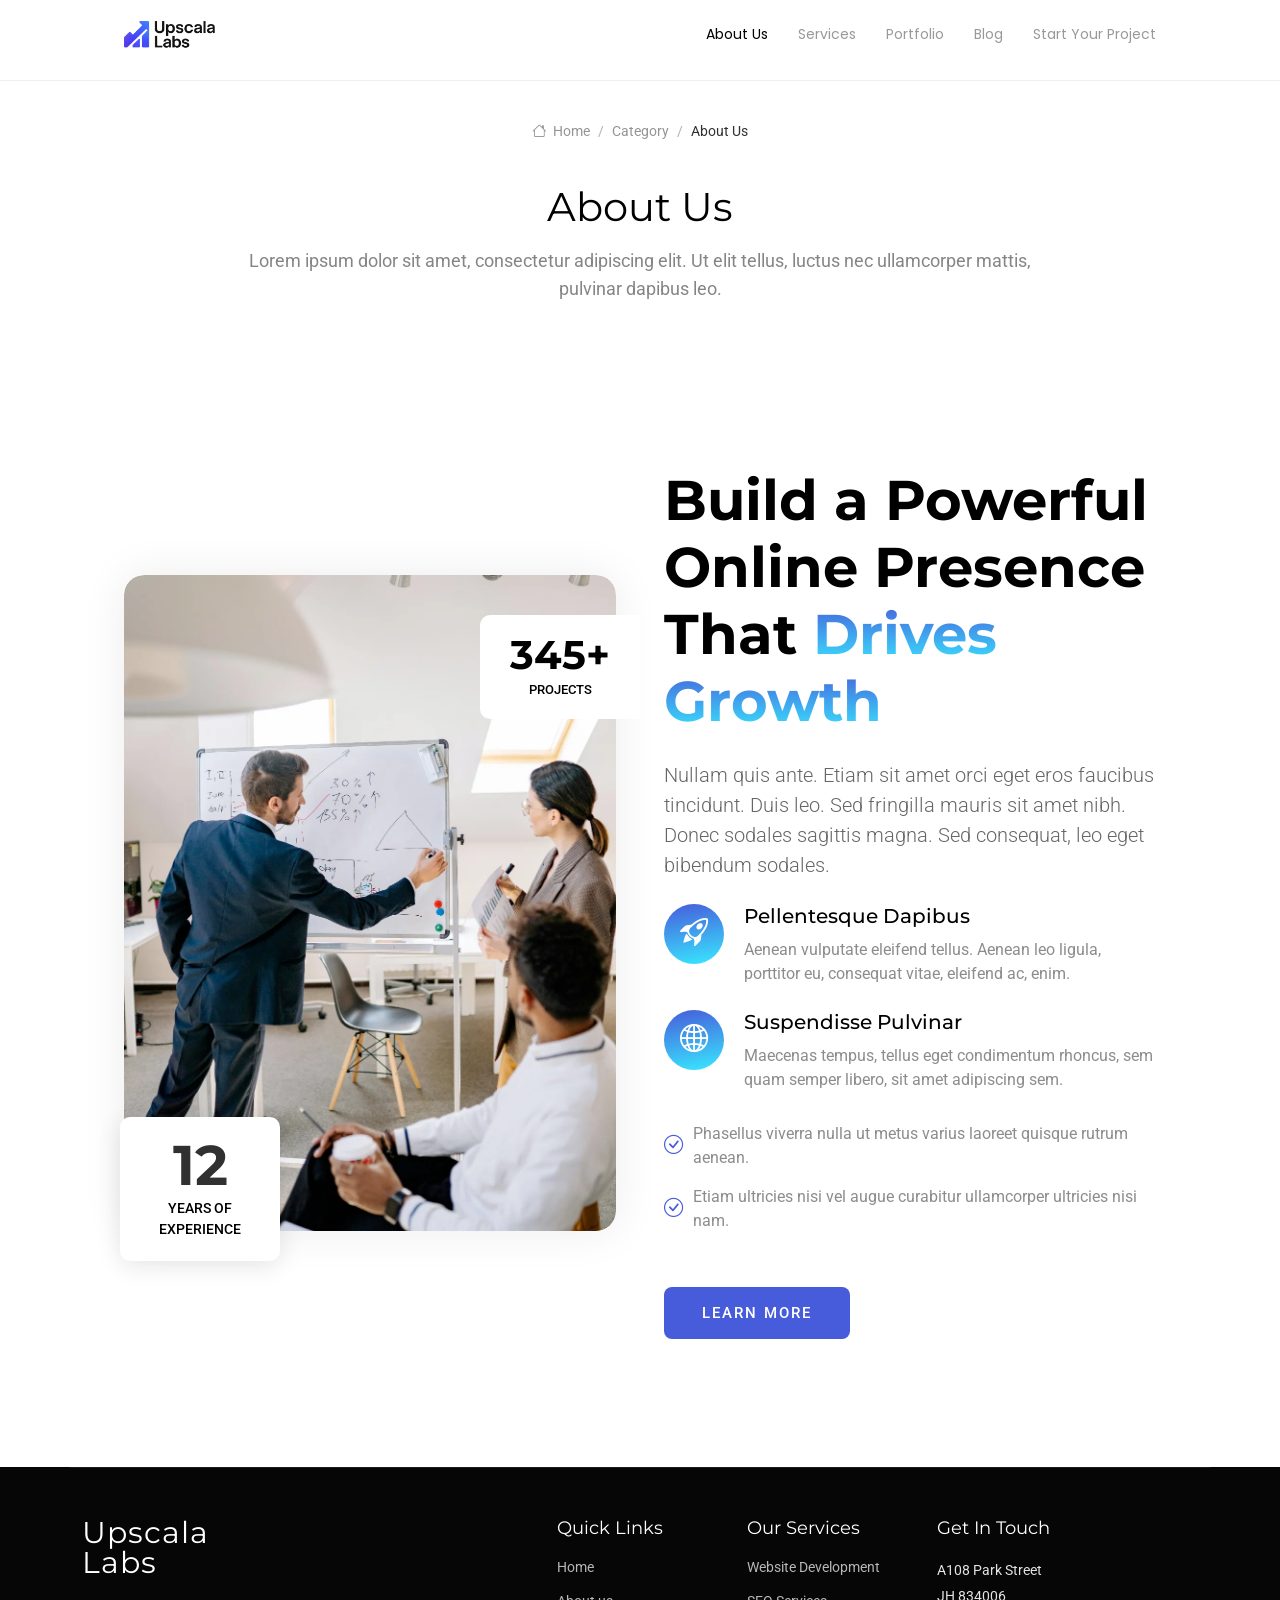
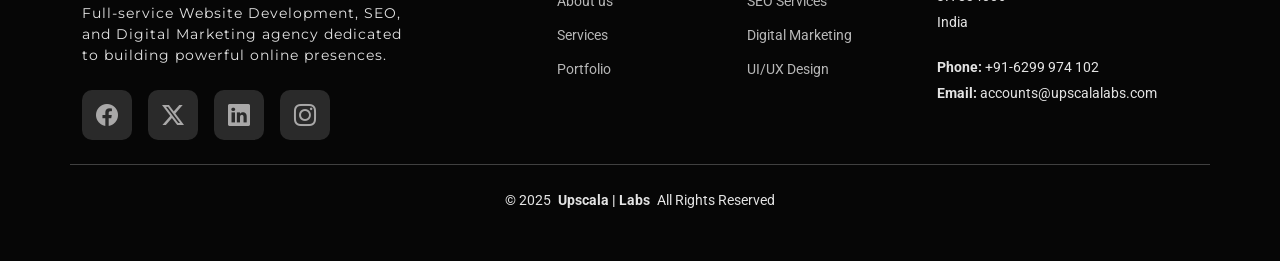
<file: about-us.html>
<!DOCTYPE html>
<html lang="en">

<head>
    <meta charset="utf-8" />
    <meta content="width=device-width, initial-scale=1.0" name="viewport" />
    <title>ABOUT | US</title>
    <meta name="description" content="" />
    <meta name="keywords" content="" />

    <!-- Favicons -->
    <link href="assets/img/Upscala-Labs.png" rel="icon" />
    <link href="assets/img/Upscala-Labs.png" rel="apple-touch-icon" />

    <!-- Fonts -->
    <link href="https://fonts.googleapis.com" rel="preconnect" />
    <link href="https://fonts.gstatic.com" rel="preconnect" crossorigin />
    <link
        href="https://fonts.googleapis.com/css2?family=Roboto:ital,wght@0,100;0,300;0,400;0,500;0,700;0,900;1,100;1,300;1,400;1,500;1,700;1,900&family=Montserrat:ital,wght@0,100;0,200;0,300;0,400;0,500;0,600;0,700;0,800;0,900;1,100;1,200;1,300;1,400;1,500;1,600;1,700;1,800;1,900&family=Poppins:ital,wght@0,100;0,200;0,300;0,400;0,500;0,600;0,700;0,800;0,900;1,100;1,200;1,300;1,400;1,500;1,600;1,700;1,800;1,900&display=swap"
        rel="stylesheet" />

    <!-- Vendor CSS Files -->
    <link href="assets/vendor/bootstrap/css/bootstrap.min.css" rel="stylesheet" />
    <link href="assets/vendor/bootstrap-icons/bootstrap-icons.css" rel="stylesheet" />
    <link href="assets/vendor/aos/aos.css" rel="stylesheet" />
    <link href="assets/vendor/glightbox/css/glightbox.min.css" rel="stylesheet" />
    <link href="assets/vendor/swiper/swiper-bundle.min.css" rel="stylesheet" />

    <!-- Main CSS File -->
    <link href="assets/css/main.css" rel="stylesheet" />
</head>

<body class="about-us-page">
    <header id="header" class="header d-flex align-items-center fixed-top">
        <div class="container-fluid container-xl position-relative d-flex align-items-center justify-content-between">
            <a href="index.html" class="logo d-flex align-items-center">
                <img src="assets/img/Upscala-Labs.png" alt="logo-img" />
            </a>

            <nav id="navmenu" class="navmenu">
                <ul>
                    <li><a href="about-us.html" class="active">About Us</a></li>
                    <li><a href="service-details.html">Services</a></li>
                    <li><a href="404.html">Portfolio</a></li>
                    <li><a href="Blog-detail.html">Blog</a></li>
                    <li><a class="btn-primary" href="#">Start Your Project</a></li>
                </ul>
                <i class="mobile-nav-toggle d-xl-none bi bi-list"></i>
            </nav>
        </div>
    </header>


  <main class="main">

    <!-- Page Title -->
    <div class="page-title">
      <div class="breadcrumbs">
        <nav aria-label="breadcrumb">
          <ol class="breadcrumb">
            <li class="breadcrumb-item"><a href="#"><i class="bi bi-house"></i> Home</a></li>
            <li class="breadcrumb-item"><a href="#">Category</a></li>
            <li class="breadcrumb-item active current">About Us</li>
          </ol>
        </nav>
      </div>

      <div class="title-wrapper">
        <h1>About Us</h1>
        <p>Lorem ipsum dolor sit amet, consectetur adipiscing elit. Ut elit tellus, luctus nec ullamcorper mattis, pulvinar dapibus leo.</p>
      </div>
    </div><!-- End Page Title -->

    <!-- About Section -->
    <section id="about" class="about section">

      <div class="container">

        <div class="row g-5 align-items-center">
          <div class="col-lg-6 position-relative">
            <div class="about-img">
              <img src="assets/img/about/about-portrait-2.webp" class="img-fluid" alt="">
            </div>
            <div class="experience-badge">
              <h2>12</h2>
              <p>Years of<br>Experience</p>
            </div>
            <div class="projects-badge">
              <h2>345+</h2>
              <p>Projects</p>
            </div>
          </div>

          <div class="col-lg-6">
            <h2 class="display-4 fw-bold mb-4">Build a Powerful Online Presence That <span class="heading-linear-color">Drives Growth</span></h2>
            <p class="lead mb-4">Nullam quis ante. Etiam sit amet orci eget eros faucibus tincidunt. Duis leo. Sed fringilla mauris sit amet nibh. Donec sodales sagittis magna. Sed consequat, leo eget bibendum sodales.</p>

            <div class="features">
              <div class="feature-item mb-4">
                <div class="feature-icon">
                  <i class="bi bi-rocket-takeoff"></i>
                </div>
                <div class="feature-content">
                  <h4>Pellentesque Dapibus</h4>
                  <p>Aenean vulputate eleifend tellus. Aenean leo ligula, porttitor eu, consequat vitae, eleifend ac, enim.</p>
                </div>
              </div>

              <div class="feature-item mb-4">
                <div class="feature-icon">
                  <i class="bi bi-globe2"></i>
                </div>
                <div class="feature-content">
                  <h4>Suspendisse Pulvinar</h4>
                  <p>Maecenas tempus, tellus eget condimentum rhoncus, sem quam semper libero, sit amet adipiscing sem.</p>
                </div>
              </div>

              <ul class="check-list">
                <li><i class="bi bi-check-circle"></i> Phasellus viverra nulla ut metus varius laoreet quisque rutrum aenean.</li>
                <li><i class="bi bi-check-circle"></i> Etiam ultricies nisi vel augue curabitur ullamcorper ultricies nisi nam.</li>
              </ul>

              <a href="#" class="btn btn-primary btn-lg mt-4">Learn More</a>
            </div>
          </div>
        </div>

      </div>

    </section><!-- /About Section -->


  </main>


    <footer id="footer" class="footer dark-background">
        <div class="container footer-top">
            <div class="row gy-4">
                <div class="col-lg-5 col-md-12 footer-about">
                    <a href="index.html" class="logo d-flex align-items-center">
                        <span class="sitename">Upscala <br />
                            Labs</span>
                    </a>
                    <p>
                        Full-service Website Development,
                        SEO, and Digital Marketing agency
                        dedicated to building powerful online
                        presences.
                    </p>
                    <div class="social-links d-flex mt-4">
                        <a href=""><i class="bi bi-facebook"></i></a>
                        <a href=""><i class="bi bi-twitter-x"></i></a>
                        <a href=""><i class="bi bi-linkedin"></i></a>
                        <a href=""><i class="bi bi-instagram"></i></a>
                    </div>
                </div>

                <div class="col-lg-2 col-6 footer-links">
                    <h4>Quick Links</h4>
                    <ul>
                        <li><a href="index.html">Home</a></li>
                        <li><a href="404.html">About us</a></li>
                        <li><a href="service-details.html">Services</a></li>
                        <li><a href="404.html">Portfolio</a></li>
                    </ul>
                </div>

                <div class="col-lg-2 col-6 footer-links">
                    <h4>Our Services</h4>
                    <ul>
                        <li><a href="#">Website Development</a></li>
                        <li><a href="#">SEO Services</a></li>
                        <li><a href="#">Digital Marketing</a></li>
                        <li><a href="#">UI/UX Design</a></li>

                    </ul>
                </div>

                <div class="col-lg-3 col-md-12 footer-contact text-center text-md-start">
                    <h4>Get In Touch</h4>
                    <p>A108 Park Street</p>
                    <p>JH 834006</p>
                    <p>India</p>
                    <p class="mt-4">
                        <strong>Phone:</strong> <span>+91-6299 974 102</span>
                    </p>
                    <p><strong>Email:</strong> <span>accounts@upscalalabs.com</span></p>
                </div>
            </div>
        </div>

        <div class="container copyright text-center mt-4">
            <p>
                © <span>2025</span>
                <strong class="px-1 sitename">Upscala | Labs</strong>
                <span>All Rights Reserved</span>
            </p>
        </div>
    </footer>

    <!-- Scroll Top -->
    <a href="#" id="scroll-top" class="scroll-top d-flex align-items-center justify-content-center"><i
            class="bi bi-arrow-up-short"></i></a>

    <!-- Preloader -->
    <!-- <div id="preloader"></div> -->

    <!-- Vendor JS Files -->
    <script src="assets/vendor/bootstrap/js/bootstrap.bundle.min.js"></script>
    <script src="assets/vendor/php-email-form/validate.js"></script>
    <script src="assets/vendor/aos/aos.js"></script>
    <script src="assets/vendor/glightbox/js/glightbox.min.js"></script>
    <script src="assets/vendor/purecounter/purecounter_vanilla.js"></script>
    <script src="assets/vendor/imagesloaded/imagesloaded.pkgd.min.js"></script>
    <script src="assets/vendor/isotope-layout/isotope.pkgd.min.js"></script>
    <script src="assets/vendor/swiper/swiper-bundle.min.js"></script>

    <!-- Main JS File -->
    <script src="assets/js/main.js"></script>
</body>

</html>
</file>
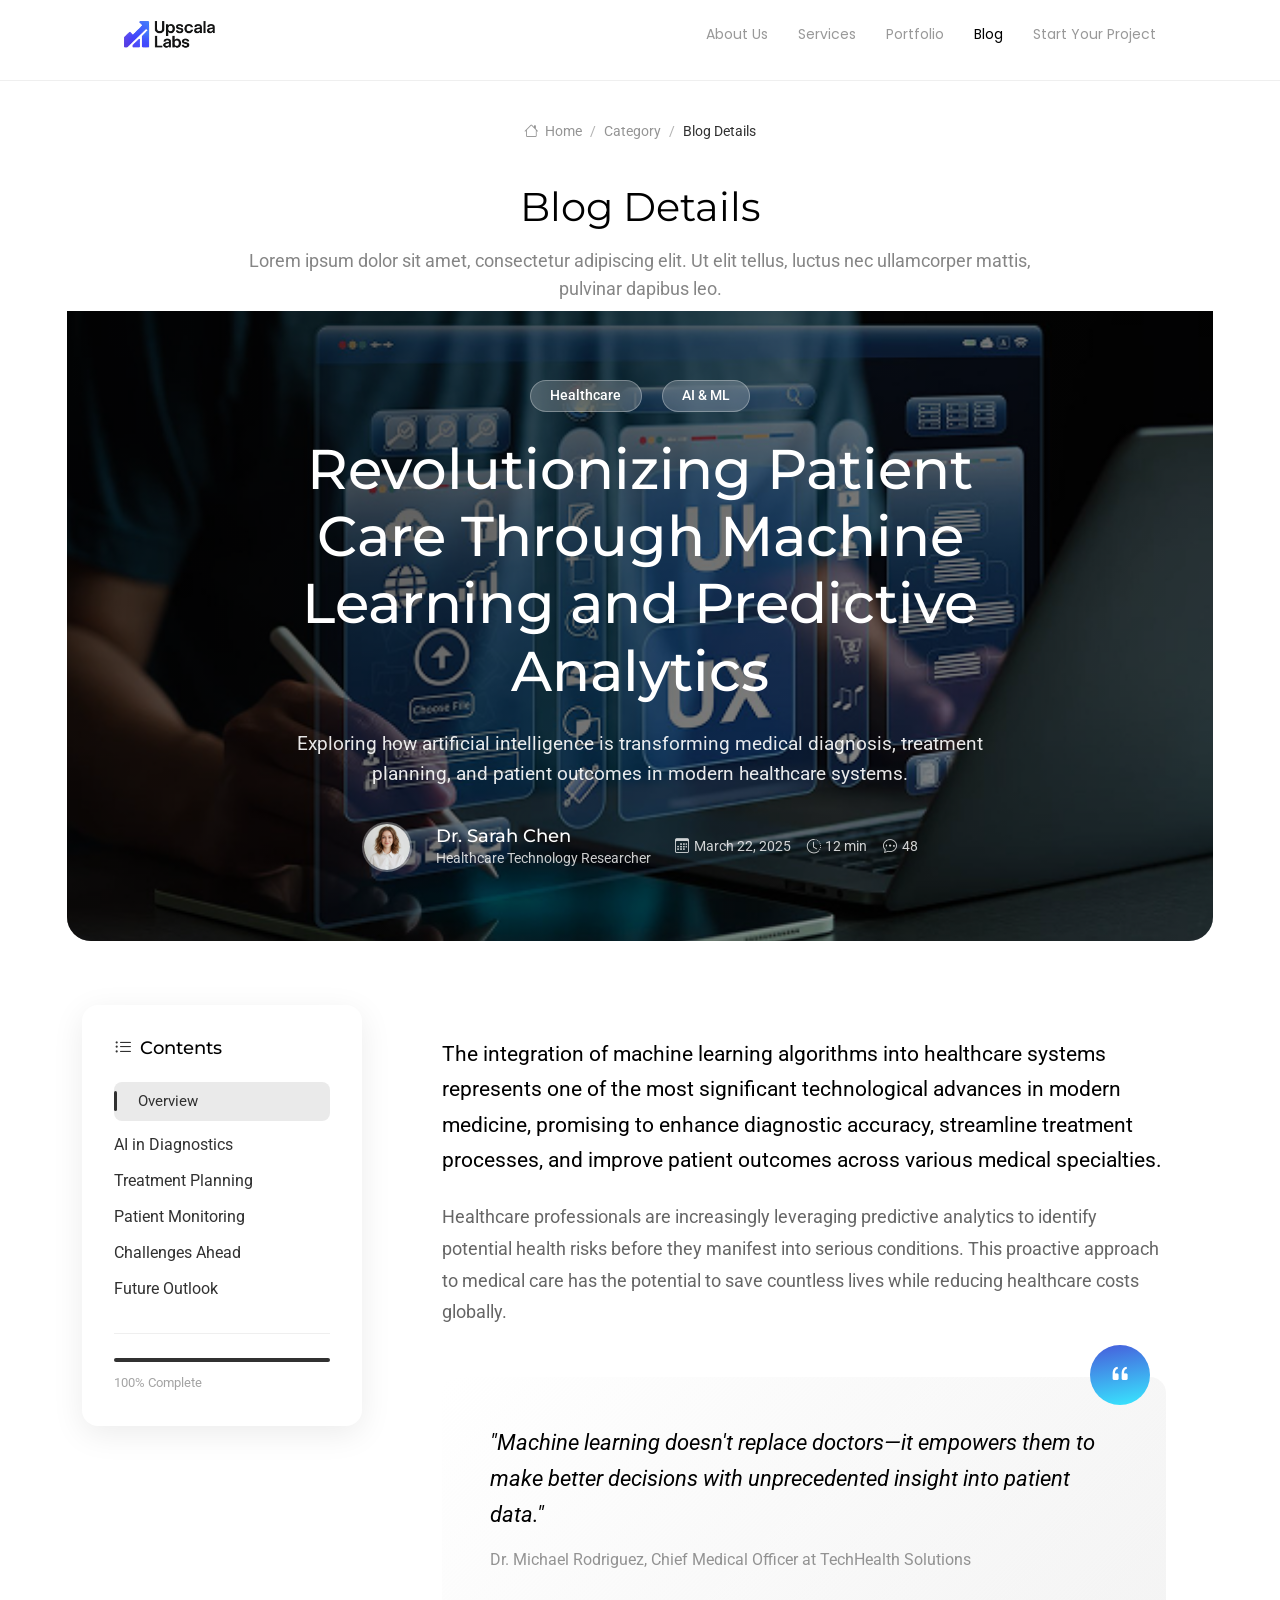
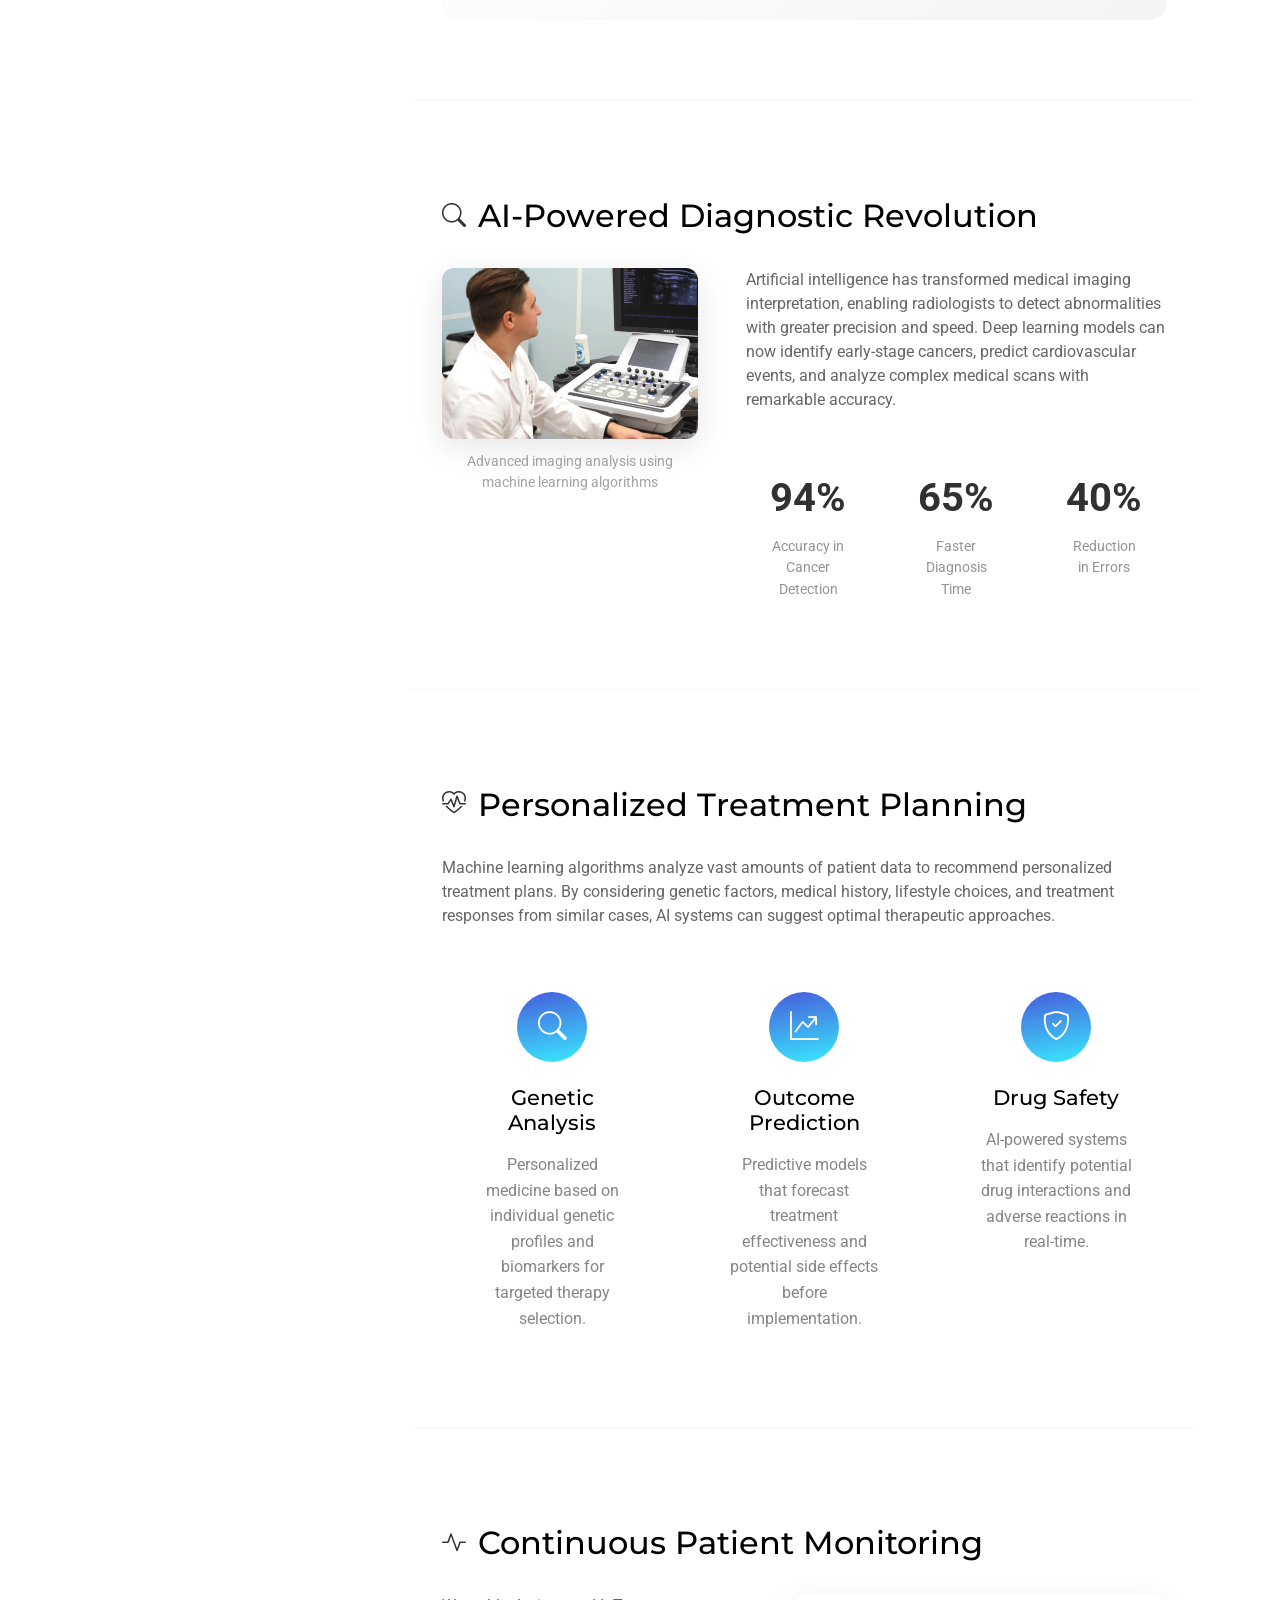
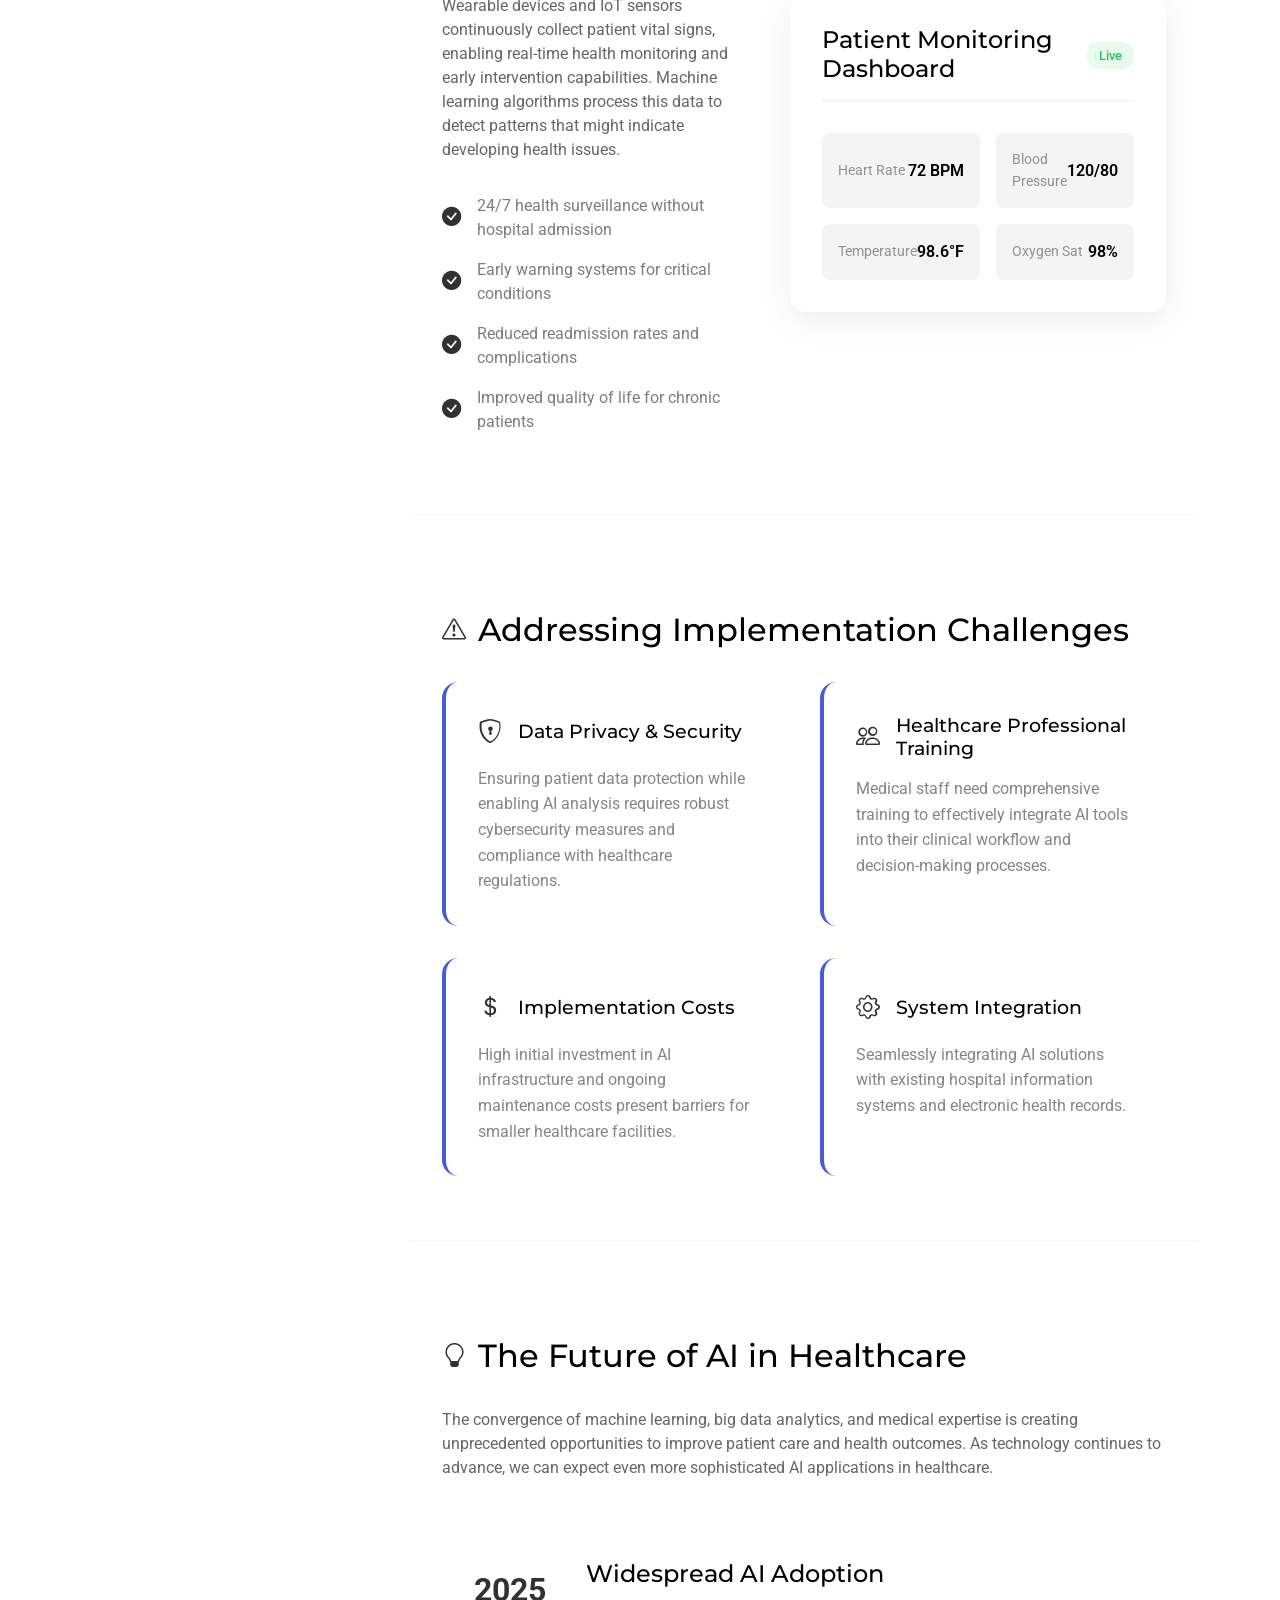
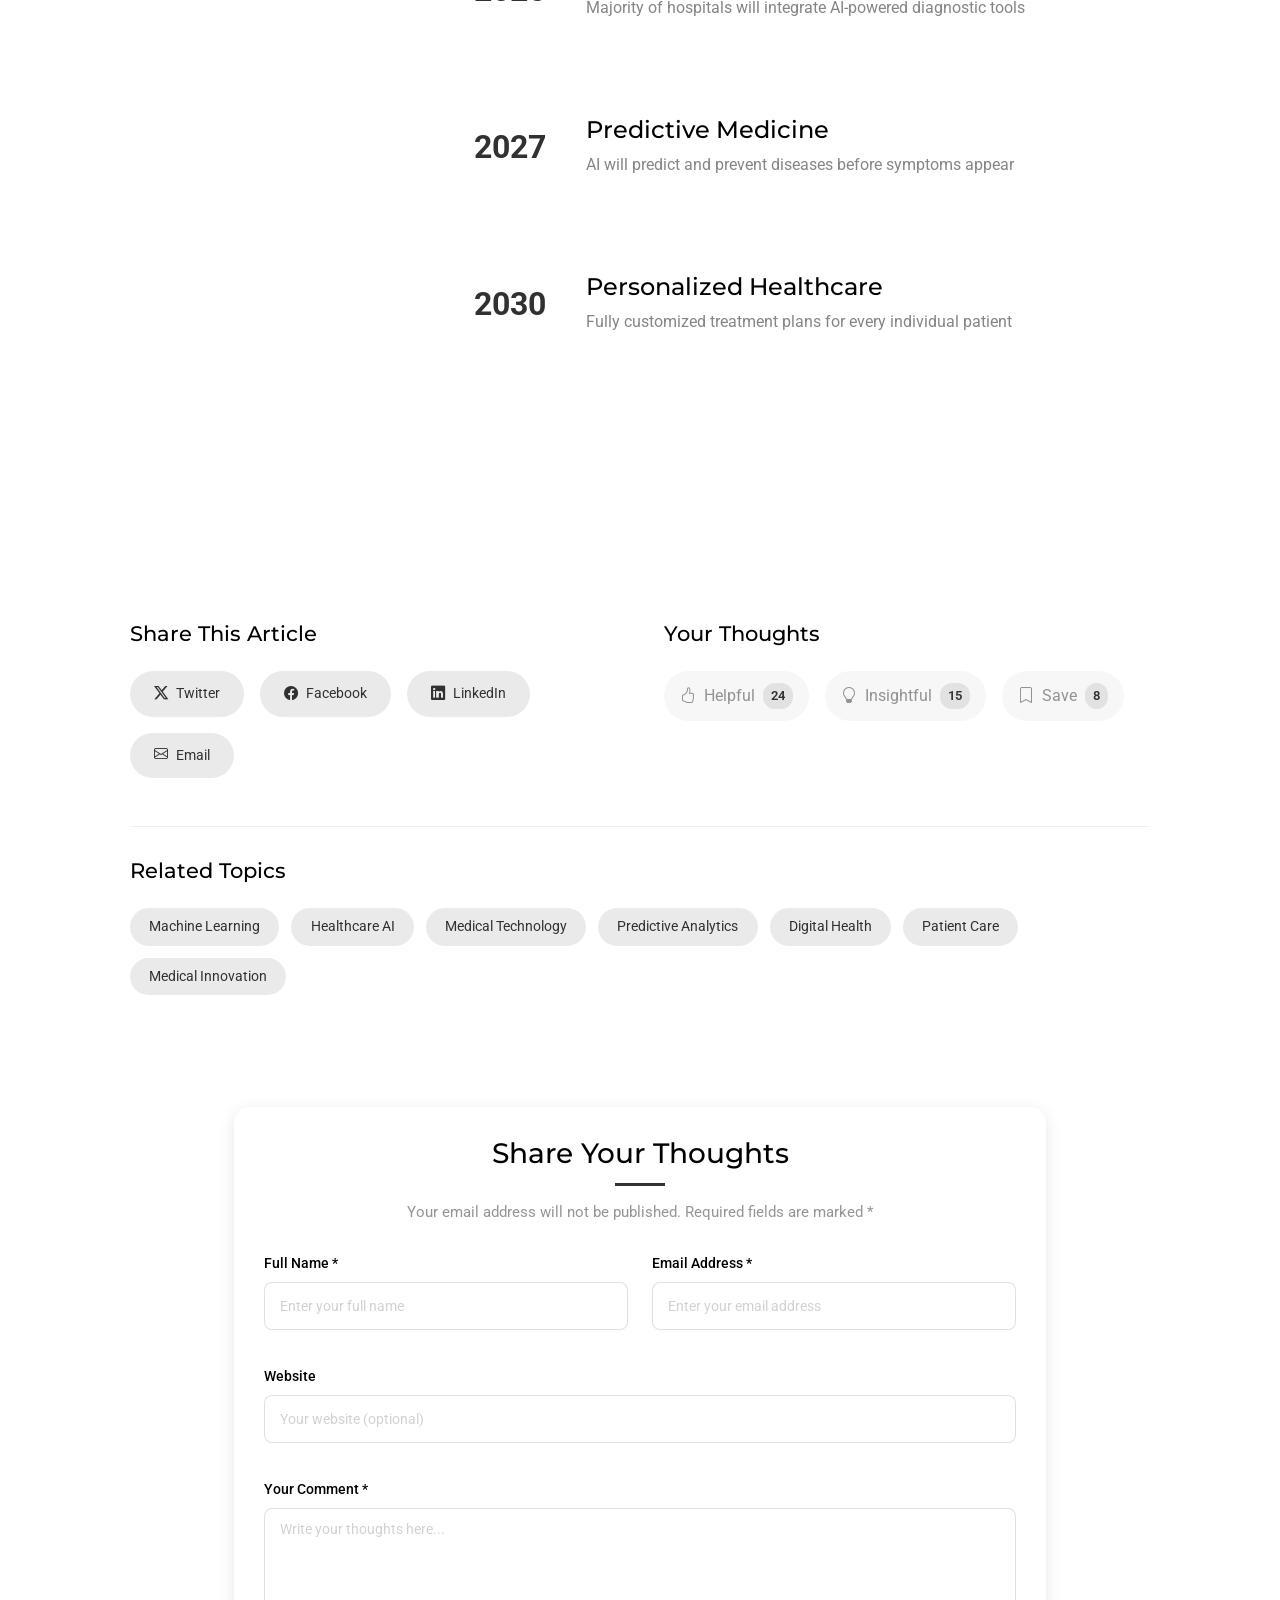
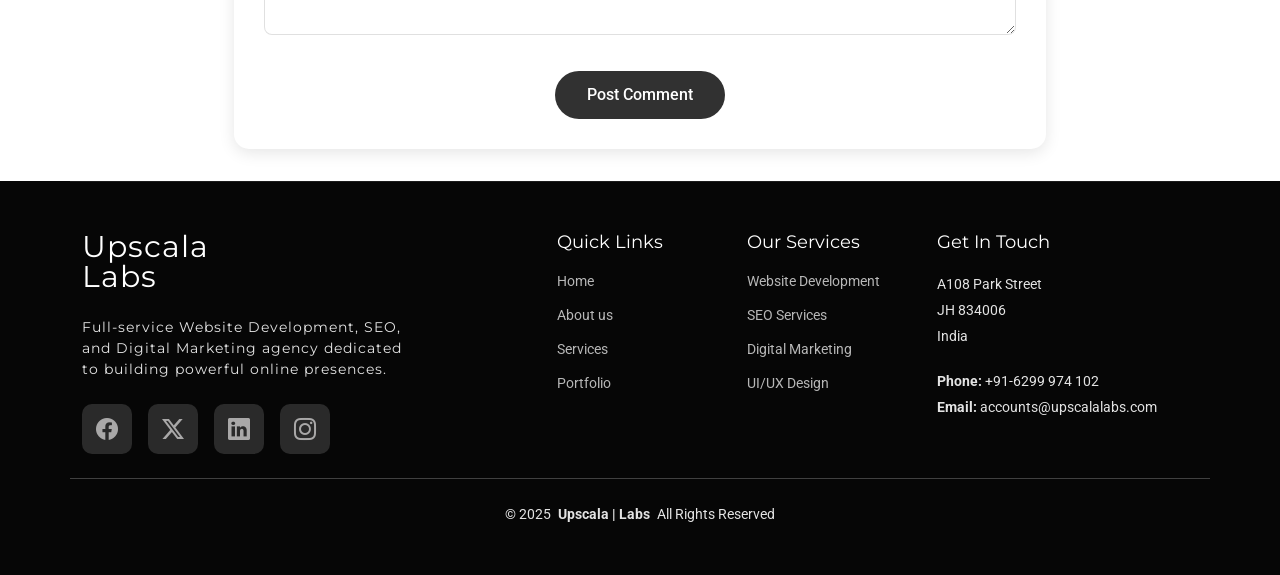
<file: Blog-detail.html>
<!DOCTYPE html>
<html lang="en">

<head>
    <meta charset="utf-8" />
    <meta content="width=device-width, initial-scale=1.0" name="viewport" />
    <title>BLOG | DETAILS</title>
    <meta name="description" content="" />
    <meta name="keywords" content="" />

    <!-- Favicons -->
    <link href="assets/img/Upscala-Labs.png" rel="icon" />
    <link href="assets/img/Upscala-Labs.png" rel="apple-touch-icon" />

    <!-- Fonts -->
    <link href="https://fonts.googleapis.com" rel="preconnect" />
    <link href="https://fonts.gstatic.com" rel="preconnect" crossorigin />
    <link
        href="https://fonts.googleapis.com/css2?family=Roboto:ital,wght@0,100;0,300;0,400;0,500;0,700;0,900;1,100;1,300;1,400;1,500;1,700;1,900&family=Montserrat:ital,wght@0,100;0,200;0,300;0,400;0,500;0,600;0,700;0,800;0,900;1,100;1,200;1,300;1,400;1,500;1,600;1,700;1,800;1,900&family=Poppins:ital,wght@0,100;0,200;0,300;0,400;0,500;0,600;0,700;0,800;0,900;1,100;1,200;1,300;1,400;1,500;1,600;1,700;1,800;1,900&display=swap"
        rel="stylesheet" />

    <!-- Vendor CSS Files -->
    <link href="assets/vendor/bootstrap/css/bootstrap.min.css" rel="stylesheet" />
    <link href="assets/vendor/bootstrap-icons/bootstrap-icons.css" rel="stylesheet" />
    <link href="assets/vendor/aos/aos.css" rel="stylesheet" />
    <link href="assets/vendor/glightbox/css/glightbox.min.css" rel="stylesheet" />
    <link href="assets/vendor/swiper/swiper-bundle.min.css" rel="stylesheet" />

    <!-- Main CSS File -->
    <link href="assets/css/main.css" rel="stylesheet" />
</head>

<body class="blog-detail-page">
    <header id="header" class="header d-flex align-items-center fixed-top">
        <div class="container-fluid container-xl position-relative d-flex align-items-center justify-content-between">
            <a href="index.html" class="logo d-flex align-items-center">
                <img src="assets/img/Upscala-Labs.png" alt="logo-img" />
            </a>

            <nav id="navmenu" class="navmenu">
                <ul>
                    <li><a href="about-us.html" >About Us</a></li>
                    <li><a href="service-details.html">Services</a></li>
                    <li><a href="404.html">Portfolio</a></li>
                    <li><a href="Blog-detail.html" class="active">Blog</a></li>
                    <li><a class="btn-primary" href="#">Start Your Project</a></li>
                </ul>
                <i class="mobile-nav-toggle d-xl-none bi bi-list"></i>
            </nav>
        </div>
    </header>

  <main class="main-content">

     <!-- Page Title -->
    <div class="page-title">
      <div class="breadcrumbs">
        <nav aria-label="breadcrumb">
          <ol class="breadcrumb">
            <li class="breadcrumb-item"><a href="#"><i class="bi bi-house"></i> Home</a></li>
            <li class="breadcrumb-item"><a href="#">Category</a></li>
            <li class="breadcrumb-item active current">Blog Details</li>
          </ol>
        </nav>
      </div>

      <div class="title-wrapper">
        <h1>Blog Details</h1>
        <p>Lorem ipsum dolor sit amet, consectetur adipiscing elit. Ut elit tellus, luctus nec ullamcorper mattis, pulvinar dapibus leo.</p>
      </div>
    </div><!-- End Page Title -->

    <!-- Blog Details Section -->
    <section id="blog-details" class="blog-details section">
      <div class="container">

        <div class="article-hero">
          <div class="hero-background">
            <img src="assets/img/cta-ready-to-grow.png" alt="Machine Learning in Healthcare" class="hero-bg-image">
            <div class="hero-overlay"></div>
          </div>

          <div class="hero-content" >
            <div class="category-badges">
              <span class="badge">Healthcare</span>
              <span class="badge">AI &amp; ML</span>
            </div>
            <h1>Revolutionizing Patient Care Through Machine Learning and Predictive Analytics</h1>
            <p class="hero-excerpt">Exploring how artificial intelligence is transforming medical diagnosis, treatment planning, and patient outcomes in modern healthcare systems.</p>

            <div class="author-meta">
              <img src="assets/img/person/person-f-8.webp" alt="Dr. Sarah Chen" class="author-avatar">
              <div class="author-details">
                <h4>Dr. Sarah Chen</h4>
                <span>Healthcare Technology Researcher</span>
              </div>
              <div class="article-stats">
                <span><i class="bi bi-calendar3"></i> March 22, 2025</span>
                <span><i class="bi bi-clock-history"></i> 12 min</span>
                <span><i class="bi bi-chat-dots"></i> 48</span>
              </div>
            </div>
          </div>
        </div>

        <div class="article-body">
          <div class="sidebar-navigation">
            <div class="nav-sticky">
              <h3><i class="bi bi-list-ul"></i> Contents</h3>
              <ul class="content-nav">
                <li><a href="#overview" class="nav-link active">Overview</a></li>
                <li><a href="#diagnostics">AI in Diagnostics</a></li>
                <li><a href="#treatment">Treatment Planning</a></li>
                <li><a href="#monitoring">Patient Monitoring</a></li>
                <li><a href="#challenges">Challenges Ahead</a></li>
                <li><a href="#conclusion">Future Outlook</a></li>
              </ul>

              <div class="reading-progress">
                <div class="progress-bar">
                  <div class="progress-fill"></div>
                </div>
                <span class="progress-text">100% Complete</span>
              </div>
            </div>
          </div>

          <main class="main-content">
            <section id="overview" class="content-block">
              <div class="intro-text">
                <p class="lead-paragraph">
                  The integration of machine learning algorithms into healthcare systems represents one of the most significant technological advances in modern medicine, promising to enhance diagnostic accuracy, streamline treatment processes, and improve patient outcomes across various medical specialties.
                </p>

                <p>Healthcare professionals are increasingly leveraging predictive analytics to identify potential health risks before they manifest into serious conditions. This proactive approach to medical care has the potential to save countless lives while reducing healthcare costs globally.</p>
              </div>

              <div class="featured-quote">
                <div class="quote-icon">
                  <i class="bi bi-quote"></i>
                </div>
                <blockquote>
                  <p>"Machine learning doesn't replace doctors—it empowers them to make better decisions with unprecedented insight into patient data."</p>
                  <footer>Dr. Michael Rodriguez, Chief Medical Officer at TechHealth Solutions</footer>
                </blockquote>
              </div>
            </section>

            <section id="diagnostics" class="content-block">
              <h2><i class="bi bi-search"></i> AI-Powered Diagnostic Revolution</h2>

              <div class="content-with-media">
                <div class="media-element">
                  <img src="assets/img/health/diagnostics-2.webp" alt="AI Diagnostic Tools" class="content-image" loading="lazy">
                  <div class="image-caption">Advanced imaging analysis using machine learning algorithms</div>
                </div>

                <div class="text-content">
                  <p>Artificial intelligence has transformed medical imaging interpretation, enabling radiologists to detect abnormalities with greater precision and speed. Deep learning models can now identify early-stage cancers, predict cardiovascular events, and analyze complex medical scans with remarkable accuracy.</p>

                  <div class="stats-grid">
                    <div class="stat-item">
                      <div class="stat-number">94%</div>
                      <div class="stat-label">Accuracy in Cancer Detection</div>
                    </div>
                    <div class="stat-item">
                      <div class="stat-number">65%</div>
                      <div class="stat-label">Faster Diagnosis Time</div>
                    </div>
                    <div class="stat-item">
                      <div class="stat-number">40%</div>
                      <div class="stat-label">Reduction in Errors</div>
                    </div>
                  </div>
                </div>
              </div>
            </section>

            <section id="treatment" class="content-block">
              <h2><i class="bi bi-heart-pulse"></i> Personalized Treatment Planning</h2>

              <p>Machine learning algorithms analyze vast amounts of patient data to recommend personalized treatment plans. By considering genetic factors, medical history, lifestyle choices, and treatment responses from similar cases, AI systems can suggest optimal therapeutic approaches.</p>

              <div class="feature-cards">
                <div class="feature-card">
                  <div class="card-icon">
                    <i class="bi bi-search"></i>
                  </div>
                  <h3>Genetic Analysis</h3>
                  <p>Personalized medicine based on individual genetic profiles and biomarkers for targeted therapy selection.</p>
                </div>

                <div class="feature-card">
                  <div class="card-icon">
                    <i class="bi bi-graph-up-arrow"></i>
                  </div>
                  <h3>Outcome Prediction</h3>
                  <p>Predictive models that forecast treatment effectiveness and potential side effects before implementation.</p>
                </div>

                <div class="feature-card">
                  <div class="card-icon">
                    <i class="bi bi-shield-check"></i>
                  </div>
                  <h3>Drug Safety</h3>
                  <p>AI-powered systems that identify potential drug interactions and adverse reactions in real-time.</p>
                </div>
              </div>
            </section>

            <section id="monitoring" class="content-block">
              <h2><i class="bi bi-activity"></i> Continuous Patient Monitoring</h2>

              <div class="split-content">
                <div class="content-left">
                  <p>Wearable devices and IoT sensors continuously collect patient vital signs, enabling real-time health monitoring and early intervention capabilities. Machine learning algorithms process this data to detect patterns that might indicate developing health issues.</p>

                  <div class="monitoring-benefits">
                    <div class="benefit-item">
                      <i class="bi bi-check-circle-fill"></i>
                      <span>24/7 health surveillance without hospital admission</span>
                    </div>
                    <div class="benefit-item">
                      <i class="bi bi-check-circle-fill"></i>
                      <span>Early warning systems for critical conditions</span>
                    </div>
                    <div class="benefit-item">
                      <i class="bi bi-check-circle-fill"></i>
                      <span>Reduced readmission rates and complications</span>
                    </div>
                    <div class="benefit-item">
                      <i class="bi bi-check-circle-fill"></i>
                      <span>Improved quality of life for chronic patients</span>
                    </div>
                  </div>
                </div>

                <div class="content-right">
                  <div class="monitoring-dashboard">
                    <div class="dashboard-header">
                      <h4>Patient Monitoring Dashboard</h4>
                      <span class="status-indicator online">Live</span>
                    </div>
                    <div class="vital-signs">
                      <div class="vital-item">
                        <span class="vital-label">Heart Rate</span>
                        <span class="vital-value">72 BPM</span>
                      </div>
                      <div class="vital-item">
                        <span class="vital-label">Blood Pressure</span>
                        <span class="vital-value">120/80</span>
                      </div>
                      <div class="vital-item">
                        <span class="vital-label">Temperature</span>
                        <span class="vital-value">98.6°F</span>
                      </div>
                      <div class="vital-item">
                        <span class="vital-label">Oxygen Sat</span>
                        <span class="vital-value">98%</span>
                      </div>
                    </div>
                  </div>
                </div>
              </div>
            </section>

            <section id="challenges" class="content-block">
              <h2><i class="bi bi-exclamation-triangle"></i> Addressing Implementation Challenges</h2>

              <div class="challenges-grid">
                <div class="challenge-card">
                  <div class="challenge-header">
                    <i class="bi bi-shield-lock"></i>
                    <h3>Data Privacy &amp; Security</h3>
                  </div>
                  <p>Ensuring patient data protection while enabling AI analysis requires robust cybersecurity measures and compliance with healthcare regulations.</p>
                </div>

                <div class="challenge-card">
                  <div class="challenge-header">
                    <i class="bi bi-people"></i>
                    <h3>Healthcare Professional Training</h3>
                  </div>
                  <p>Medical staff need comprehensive training to effectively integrate AI tools into their clinical workflow and decision-making processes.</p>
                </div>

                <div class="challenge-card">
                  <div class="challenge-header">
                    <i class="bi bi-currency-dollar"></i>
                    <h3>Implementation Costs</h3>
                  </div>
                  <p>High initial investment in AI infrastructure and ongoing maintenance costs present barriers for smaller healthcare facilities.</p>
                </div>

                <div class="challenge-card">
                  <div class="challenge-header">
                    <i class="bi bi-gear"></i>
                    <h3>System Integration</h3>
                  </div>
                  <p>Seamlessly integrating AI solutions with existing hospital information systems and electronic health records.</p>
                </div>
              </div>
            </section>

            <section id="conclusion" class="content-block">
              <h2><i class="bi bi-lightbulb"></i> The Future of AI in Healthcare</h2>

              <p>The convergence of machine learning, big data analytics, and medical expertise is creating unprecedented opportunities to improve patient care and health outcomes. As technology continues to advance, we can expect even more sophisticated AI applications in healthcare.</p>

              <div class="future-outlook">
                <div class="outlook-item">
                  <div class="outlook-number">2025</div>
                  <div class="outlook-content">
                    <h4>Widespread AI Adoption</h4>
                    <p>Majority of hospitals will integrate AI-powered diagnostic tools</p>
                  </div>
                </div>

                <div class="outlook-item">
                  <div class="outlook-number">2027</div>
                  <div class="outlook-content">
                    <h4>Predictive Medicine</h4>
                    <p>AI will predict and prevent diseases before symptoms appear</p>
                  </div>
                </div>

                <div class="outlook-item">
                  <div class="outlook-number">2030</div>
                  <div class="outlook-content">
                    <h4>Personalized Healthcare</h4>
                    <p>Fully customized treatment plans for every individual patient</p>
                  </div>
                </div>
              </div>
            </section>
          </main>
        </div>

        <div class="article-actions">
          <div class="engagement-section">
            <div class="social-sharing">
              <h3>Share This Article</h3>
              <div class="share-options">
                <a href="#" class="share-btn twitter">
                  <i class="bi bi-twitter-x"></i>
                  <span>Twitter</span>
                </a>
                <a href="#" class="share-btn facebook">
                  <i class="bi bi-facebook"></i>
                  <span>Facebook</span>
                </a>
                <a href="#" class="share-btn linkedin">
                  <i class="bi bi-linkedin"></i>
                  <span>LinkedIn</span>
                </a>
                <a href="#" class="share-btn email">
                  <i class="bi bi-envelope"></i>
                  <span>Email</span>
                </a>
              </div>
            </div>

            <div class="article-reactions">
              <h3>Your Thoughts</h3>
              <div class="reaction-buttons">
                <button class="reaction-btn" data-reaction="helpful">
                  <i class="bi bi-hand-thumbs-up"></i>
                  <span>Helpful</span>
                  <span class="count">24</span>
                </button>
                <button class="reaction-btn" data-reaction="insightful">
                  <i class="bi bi-lightbulb"></i>
                  <span>Insightful</span>
                  <span class="count">15</span>
                </button>
                <button class="reaction-btn" data-reaction="bookmark">
                  <i class="bi bi-bookmark"></i>
                  <span>Save</span>
                  <span class="count">8</span>
                </button>
              </div>
            </div>
          </div>

          <div class="topic-tags">
            <h3>Related Topics</h3>
            <div class="tag-cloud">
              <a href="#" class="topic-tag">Machine Learning</a>
              <a href="#" class="topic-tag">Healthcare AI</a>
              <a href="#" class="topic-tag">Medical Technology</a>
              <a href="#" class="topic-tag">Predictive Analytics</a>
              <a href="#" class="topic-tag">Digital Health</a>
              <a href="#" class="topic-tag">Patient Care</a>
              <a href="#" class="topic-tag">Medical Innovation</a>
            </div>
          </div>
        </div>

      </div>
    </section><!-- /Blog Details Section -->


    <!-- Blog Comment Form Section -->
    <section id="blog-comment-form" class="blog-comment-form section">

      <div class="container">

        <form method="post" role="form">

          <div class="section-header">
            <h3>Share Your Thoughts</h3>
            <p>Your email address will not be published. Required fields are marked *</p>
          </div>

          <div class="row gy-3">
            <div class="col-md-6 form-group">
              <label for="name">Full Name *</label>
              <input type="text" name="name" class="form-control" id="name" placeholder="Enter your full name" required="">
            </div>

            <div class="col-md-6 form-group">
              <label for="email">Email Address *</label>
              <input type="email" name="email" class="form-control" id="email" placeholder="Enter your email address" required="">
            </div>

            <div class="col-12 form-group">
              <label for="website">Website</label>
              <input type="url" name="website" class="form-control" id="website" placeholder="Your website (optional)">
            </div>

            <div class="col-12 form-group">
              <label for="comment">Your Comment *</label>
              <textarea class="form-control" name="comment" id="comment" rows="5" placeholder="Write your thoughts here..." required=""></textarea>
            </div>

            <div class="col-12 text-center">
              <button type="submit" class="btn-submit">Post Comment</button>
            </div>
          </div>

        </form>

      </div>

    </section><!-- /Blog Comment Form Section -->

  </main>

    <footer id="footer" class="footer dark-background">
        <div class="container footer-top">
            <div class="row gy-4">
                <div class="col-lg-5 col-md-12 footer-about">
                    <a href="index.html" class="logo d-flex align-items-center">
                        <span class="sitename">Upscala <br />
                            Labs</span>
                    </a>
                    <p>
                        Full-service Website Development,
                        SEO, and Digital Marketing agency
                        dedicated to building powerful online
                        presences.
                    </p>
                    <div class="social-links d-flex mt-4">
                        <a href=""><i class="bi bi-facebook"></i></a>
                        <a href=""><i class="bi bi-twitter-x"></i></a>
                        <a href=""><i class="bi bi-linkedin"></i></a>
                        <a href=""><i class="bi bi-instagram"></i></a>
                    </div>
                </div>

                <div class="col-lg-2 col-6 footer-links">
                    <h4>Quick Links</h4>
                    <ul>
                        <li><a href="index.html">Home</a></li>
                        <li><a href="about-us.html">About us</a></li>
                        <li><a href="service-details.html">Services</a></li>
                        <li><a href="404.html">Portfolio</a></li>
                    </ul>
                </div>

                <div class="col-lg-2 col-6 footer-links">
                    <h4>Our Services</h4>
                    <ul>
                        <li><a href="#">Website Development</a></li>
                        <li><a href="#">SEO Services</a></li>
                        <li><a href="#">Digital Marketing</a></li>
                        <li><a href="#">UI/UX Design</a></li>

                    </ul>
                </div>

                <div class="col-lg-3 col-md-12 footer-contact text-center text-md-start">
                    <h4>Get In Touch</h4>
                    <p>A108 Park Street</p>
                    <p>JH 834006</p>
                    <p>India</p>
                    <p class="mt-4">
                        <strong>Phone:</strong> <span>+91-6299 974 102</span>
                    </p>
                    <p><strong>Email:</strong> <span>accounts@upscalalabs.com</span></p>
                </div>
            </div>
        </div>

        <div class="container copyright text-center mt-4">
            <p>
                © <span>2025</span>
                <strong class="px-1 sitename">Upscala | Labs</strong>
                <span>All Rights Reserved</span>
            </p>
        </div>
    </footer>

    <!-- Scroll Top -->
    <a href="#" id="scroll-top" class="scroll-top d-flex align-items-center justify-content-center"><i
            class="bi bi-arrow-up-short"></i></a>

    <!-- Preloader -->
    <!-- <div id="preloader"></div> -->

    <!-- Vendor JS Files -->
    <script src="assets/vendor/bootstrap/js/bootstrap.bundle.min.js"></script>
    <script src="assets/vendor/php-email-form/validate.js"></script>
    <script src="assets/vendor/aos/aos.js"></script>
    <script src="assets/vendor/glightbox/js/glightbox.min.js"></script>
    <script src="assets/vendor/purecounter/purecounter_vanilla.js"></script>
    <script src="assets/vendor/imagesloaded/imagesloaded.pkgd.min.js"></script>
    <script src="assets/vendor/isotope-layout/isotope.pkgd.min.js"></script>
    <script src="assets/vendor/swiper/swiper-bundle.min.js"></script>

    <!-- Main JS File -->
    <script src="assets/js/main.js"></script>
</body>

</html>
</file>
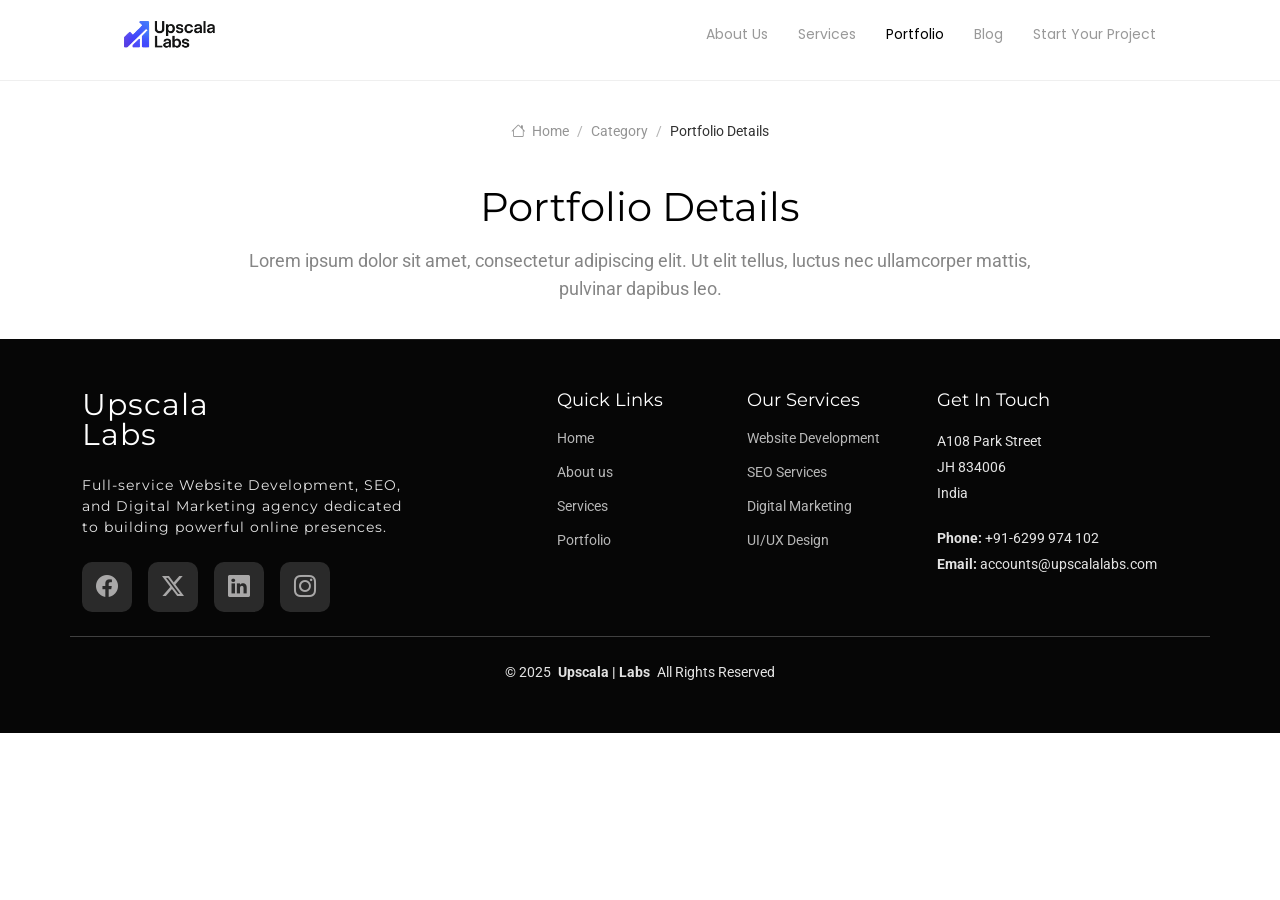
<file: portfolio-details.html>
<!DOCTYPE html>
<html lang="en">

<head>
    <meta charset="utf-8" />
    <meta content="width=device-width, initial-scale=1.0" name="viewport" />
    <title>PORTFOLIO</title>
    <meta name="description" content="" />
    <meta name="keywords" content="" />

    <!-- Favicons -->
    <link href="assets/img/Upscala-Labs.png" rel="icon" />
    <link href="assets/img/Upscala-Labs.png" rel="apple-touch-icon" />

    <!-- Fonts -->
    <link href="https://fonts.googleapis.com" rel="preconnect" />
    <link href="https://fonts.gstatic.com" rel="preconnect" crossorigin />
    <link
        href="https://fonts.googleapis.com/css2?family=Roboto:ital,wght@0,100;0,300;0,400;0,500;0,700;0,900;1,100;1,300;1,400;1,500;1,700;1,900&family=Montserrat:ital,wght@0,100;0,200;0,300;0,400;0,500;0,600;0,700;0,800;0,900;1,100;1,200;1,300;1,400;1,500;1,600;1,700;1,800;1,900&family=Poppins:ital,wght@0,100;0,200;0,300;0,400;0,500;0,600;0,700;0,800;0,900;1,100;1,200;1,300;1,400;1,500;1,600;1,700;1,800;1,900&display=swap"
        rel="stylesheet" />

    <!-- Vendor CSS Files -->
    <link href="assets/vendor/bootstrap/css/bootstrap.min.css" rel="stylesheet" />
    <link href="assets/vendor/bootstrap-icons/bootstrap-icons.css" rel="stylesheet" />
    <link href="assets/vendor/aos/aos.css" rel="stylesheet" />
    <link href="assets/vendor/glightbox/css/glightbox.min.css" rel="stylesheet" />
    <link href="assets/vendor/swiper/swiper-bundle.min.css" rel="stylesheet" />

    <!-- Main CSS File -->
    <link href="assets/css/main.css" rel="stylesheet" />
</head>

<body class="portfolio-details-page">
    <header id="header" class="header d-flex align-items-center fixed-top">
        <div class="container-fluid container-xl position-relative d-flex align-items-center justify-content-between">
            <a href="index.html" class="logo d-flex align-items-center">
                <img src="assets/img/Upscala-Labs.png" alt="logo-img" />
            </a>

            <nav id="navmenu" class="navmenu">
                <ul>
                    <li><a href="about-us.html" >About Us</a></li>
                    <li><a href="service-details.html">Services</a></li>
                    <li><a href="portfolio-details.html" class="active">Portfolio</a></li>
                    <li><a href="Blog-detail.html">Blog</a></li>
                    <li><a class="btn-primary" href="#">Start Your Project</a></li>
                </ul>
                <i class="mobile-nav-toggle d-xl-none bi bi-list"></i>
            </nav>
        </div>
    </header>

    <main class="main">
             <!-- Page Title -->
    <div class="page-title">
      <div class="breadcrumbs">
        <nav aria-label="breadcrumb">
          <ol class="breadcrumb">
            <li class="breadcrumb-item"><a href="#"><i class="bi bi-house"></i> Home</a></li>
            <li class="breadcrumb-item"><a href="#">Category</a></li>
            <li class="breadcrumb-item active current">Portfolio Details</li>
          </ol>
        </nav>
      </div>

      <div class="title-wrapper">
        <h1>Portfolio Details</h1>
        <p>Lorem ipsum dolor sit amet, consectetur adipiscing elit. Ut elit tellus, luctus nec ullamcorper mattis, pulvinar dapibus leo.</p>
      </div>
    </div><!-- End Page Title -->
        
    </main>

    <footer id="footer" class="footer dark-background">
        <div class="container footer-top">
            <div class="row gy-4">
                <div class="col-lg-5 col-md-12 footer-about">
                    <a href="index.html" class="logo d-flex align-items-center">
                        <span class="sitename">Upscala <br />
                            Labs</span>
                    </a>
                    <p>
                        Full-service Website Development,
                        SEO, and Digital Marketing agency
                        dedicated to building powerful online
                        presences.
                    </p>
                    <div class="social-links d-flex mt-4">
                        <a href=""><i class="bi bi-facebook"></i></a>
                        <a href=""><i class="bi bi-twitter-x"></i></a>
                        <a href=""><i class="bi bi-linkedin"></i></a>
                        <a href=""><i class="bi bi-instagram"></i></a>
                    </div>
                </div>

                <div class="col-lg-2 col-6 footer-links">
                    <h4>Quick Links</h4>
                    <ul>
                        <li><a href="index.html">Home</a></li>
                        <li><a href="about-us.html">About us</a></li>
                        <li><a href="service-details.html">Services</a></li>
                        <li><a href="portfolio-details.html">Portfolio</a></li>
                    </ul>
                </div>

                <div class="col-lg-2 col-6 footer-links">
                    <h4>Our Services</h4>
                    <ul>
                        <li><a href="#">Website Development</a></li>
                        <li><a href="#">SEO Services</a></li>
                        <li><a href="#">Digital Marketing</a></li>
                        <li><a href="#">UI/UX Design</a></li>

                    </ul>
                </div>

                <div class="col-lg-3 col-md-12 footer-contact text-center text-md-start">
                    <h4>Get In Touch</h4>
                    <p>A108 Park Street</p>
                    <p>JH 834006</p>
                    <p>India</p>
                    <p class="mt-4">
                        <strong>Phone:</strong> <span>+91-6299 974 102</span>
                    </p>
                    <p><strong>Email:</strong> <span>accounts@upscalalabs.com</span></p>
                </div>
            </div>
        </div>

        <div class="container copyright text-center mt-4">
            <p>
                © <span>2025</span>
                <strong class="px-1 sitename">Upscala | Labs</strong>
                <span>All Rights Reserved</span>
            </p>
        </div>
    </footer>

    <!-- Scroll Top -->
    <a href="#" id="scroll-top" class="scroll-top d-flex align-items-center justify-content-center"><i
            class="bi bi-arrow-up-short"></i></a>

    <!-- Preloader -->
    <!-- <div id="preloader"></div> -->

    <!-- Vendor JS Files -->
    <script src="assets/vendor/bootstrap/js/bootstrap.bundle.min.js"></script>
    <script src="assets/vendor/php-email-form/validate.js"></script>
    <script src="assets/vendor/aos/aos.js"></script>
    <script src="assets/vendor/glightbox/js/glightbox.min.js"></script>
    <script src="assets/vendor/purecounter/purecounter_vanilla.js"></script>
    <script src="assets/vendor/imagesloaded/imagesloaded.pkgd.min.js"></script>
    <script src="assets/vendor/isotope-layout/isotope.pkgd.min.js"></script>
    <script src="assets/vendor/swiper/swiper-bundle.min.js"></script>

    <!-- Main JS File -->
    <script src="assets/js/main.js"></script>
</body>

</html>
</file>
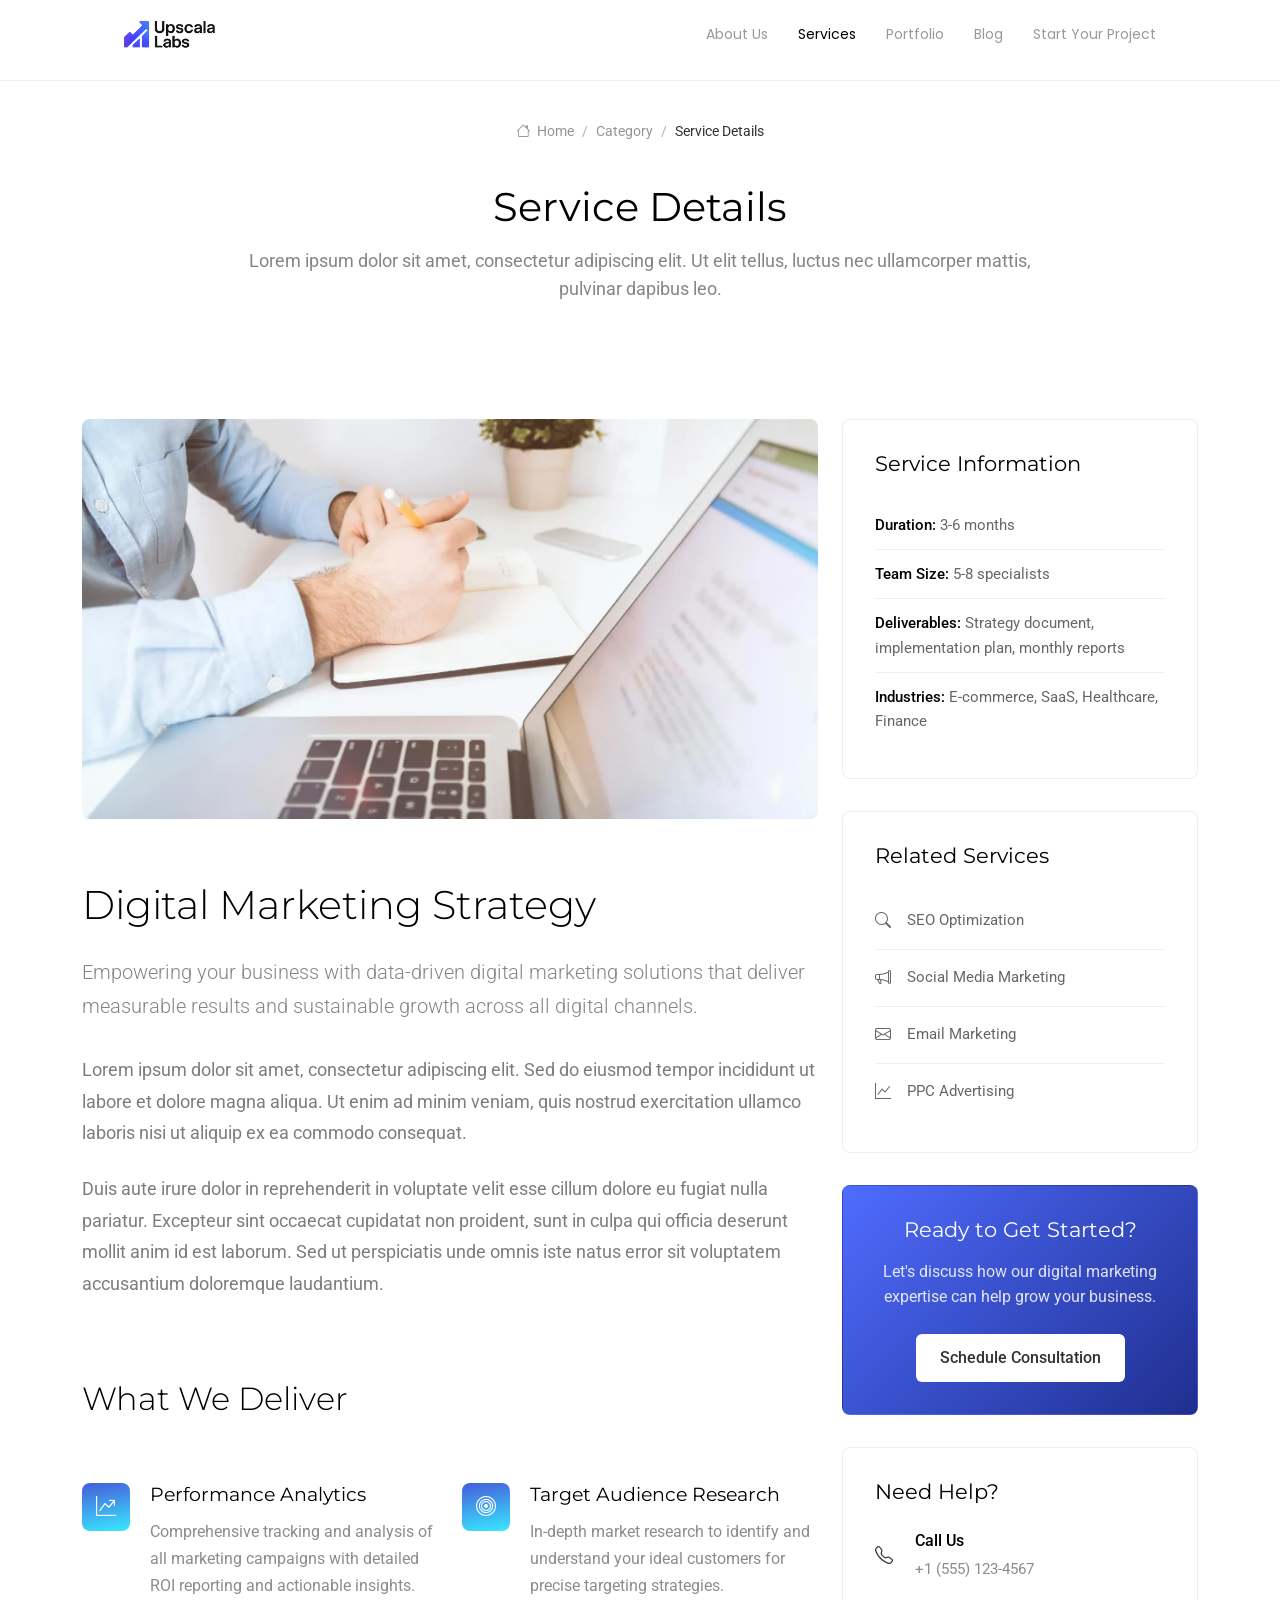
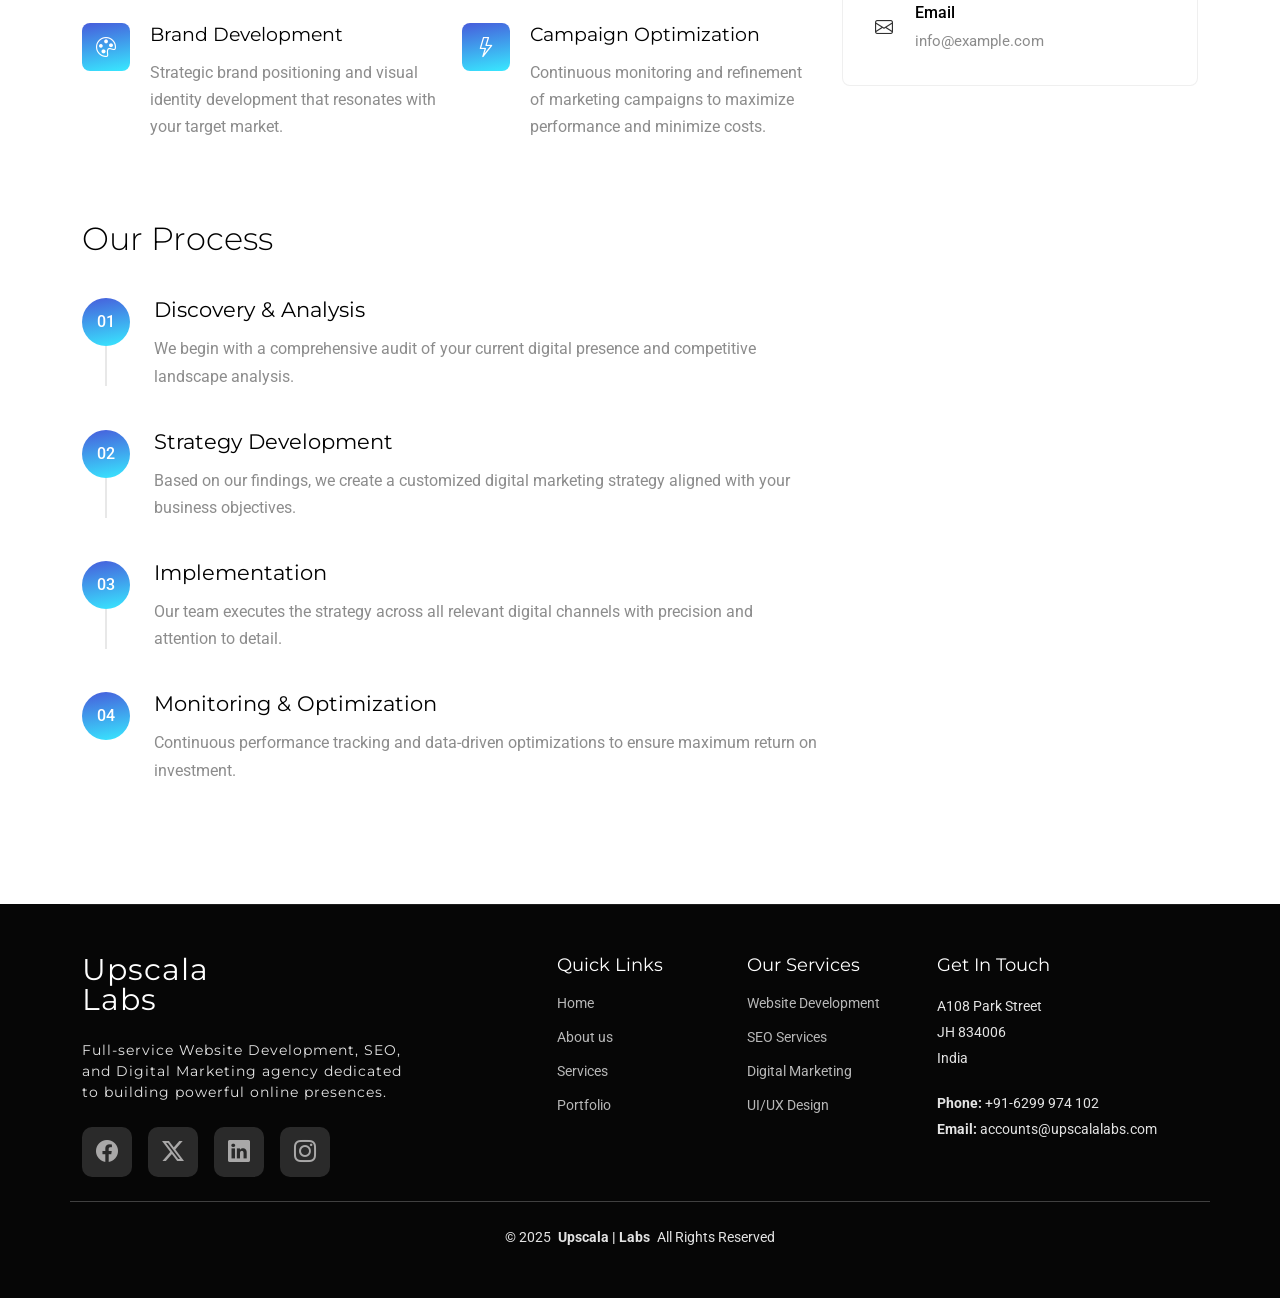
<file: service-details.html>
<!DOCTYPE html>
<html lang="en">

<head>
  <meta charset="utf-8">
  <meta content="width=device-width, initial-scale=1.0" name="viewport">
  <title>SERVICE | DETAILS</title>
  <meta name="description" content="">
  <meta name="keywords" content="">

  <!-- Favicons -->
  <link href="assets/img/Upscala-Labs.png" rel="icon" />
  <link href="assets/img/Upscala-Labs.png" rel="apple-touch-icon" />

  <!-- Fonts -->
  <link href="https://fonts.googleapis.com" rel="preconnect">
  <link href="https://fonts.gstatic.com" rel="preconnect" crossorigin>
  <link href="https://fonts.googleapis.com/css2?family=Roboto:ital,wght@0,100;0,300;0,400;0,500;0,700;0,900;1,100;1,300;1,400;1,500;1,700;1,900&family=Montserrat:ital,wght@0,100;0,200;0,300;0,400;0,500;0,600;0,700;0,800;0,900;1,100;1,200;1,300;1,400;1,500;1,600;1,700;1,800;1,900&family=Poppins:ital,wght@0,100;0,200;0,300;0,400;0,500;0,600;0,700;0,800;0,900;1,100;1,200;1,300;1,400;1,500;1,600;1,700;1,800;1,900&display=swap" rel="stylesheet">

  <!-- Vendor CSS Files -->
  <link href="assets/vendor/bootstrap/css/bootstrap.min.css" rel="stylesheet">
  <link href="assets/vendor/bootstrap-icons/bootstrap-icons.css" rel="stylesheet">
  <link href="assets/vendor/aos/aos.css" rel="stylesheet">
  <link href="assets/vendor/glightbox/css/glightbox.min.css" rel="stylesheet">
  <link href="assets/vendor/swiper/swiper-bundle.min.css" rel="stylesheet">

  <!-- Main CSS File -->
  <link href="assets/css/main.css" rel="stylesheet">

</head>

<body class="service-details-page">

  <header id="header" class="header d-flex align-items-center fixed-top">
    <div class="container-fluid container-xl position-relative d-flex align-items-center justify-content-between">
      <a href="index.html" class="logo d-flex align-items-center">
        <img src="assets/img/Upscala-Labs.png" alt="logo-img" />
      </a>

      <nav id="navmenu" class="navmenu">
        <ul>
          <li><a href="about-us.html">About Us</a></li>
          <li><a href="service-details.html" class="active">Services</a></li>
          <li><a href="portfolio-details.html">Portfolio</a></li>
          <li><a href="Blog-detail.html">Blog</a></li>
          <li><a class="btn-primary" href="#">Start Your Project</a></li>
        </ul>
        <i class="mobile-nav-toggle d-xl-none bi bi-list"></i>
      </nav>
    </div>
  </header>


  <main class="main">

    <!-- Page Title -->
    <div class="page-title">
      <div class="breadcrumbs">
        <nav aria-label="breadcrumb">
          <ol class="breadcrumb">
            <li class="breadcrumb-item"><a href="#"><i class="bi bi-house"></i> Home</a></li>
            <li class="breadcrumb-item"><a href="#">Category</a></li>
            <li class="breadcrumb-item active current">Service Details</li>
          </ol>
        </nav>
      </div>

      <div class="title-wrapper">
        <h1>Service Details</h1>
        <p>Lorem ipsum dolor sit amet, consectetur adipiscing elit. Ut elit tellus, luctus nec ullamcorper mattis, pulvinar dapibus leo.</p>
      </div>
    </div><!-- End Page Title -->

    <!-- Service Details Section -->
    <section id="service-details" class="service-details section">

      <div class="container">

        <div class="row gy-5">

          <!-- Main Content -->
          <div class="col-lg-8">

            <div class="service-content">

              <div class="service-hero">
                <img src="assets/img/services/services-1.webp" alt="Digital Marketing Strategy" class="img-fluid service-image">
              </div>

              <div class="service-description">
                <h2 class="service-title">Digital Marketing Strategy</h2>
                <p class="lead">Empowering your business with data-driven digital marketing solutions that deliver measurable results and sustainable growth across all digital channels.</p>

                <p>Lorem ipsum dolor sit amet, consectetur adipiscing elit. Sed do eiusmod tempor incididunt ut labore et dolore magna aliqua. Ut enim ad minim veniam, quis nostrud exercitation ullamco laboris nisi ut aliquip ex ea commodo consequat.</p>

                <p>Duis aute irure dolor in reprehenderit in voluptate velit esse cillum dolore eu fugiat nulla pariatur. Excepteur sint occaecat cupidatat non proident, sunt in culpa qui officia deserunt mollit anim id est laborum. Sed ut perspiciatis unde omnis iste natus error sit voluptatem accusantium doloremque laudantium.</p>
              </div>

              <div class="service-features">
                <h3>What We Deliver</h3>

                <div class="row gy-4 mt-4">
                  <div class="col-md-6">
                    <div class="feature-item">
                      <div class="feature-icon">
                        <i class="bi bi-graph-up-arrow"></i>
                      </div>
                      <div class="feature-content">
                        <h4>Performance Analytics</h4>
                        <p>Comprehensive tracking and analysis of all marketing campaigns with detailed ROI reporting and actionable insights.</p>
                      </div>
                    </div>
                  </div>

                  <div class="col-md-6">
                    <div class="feature-item">
                      <div class="feature-icon">
                        <i class="bi bi-bullseye"></i>
                      </div>
                      <div class="feature-content">
                        <h4>Target Audience Research</h4>
                        <p>In-depth market research to identify and understand your ideal customers for precise targeting strategies.</p>
                      </div>
                    </div>
                  </div>

                  <div class="col-md-6">
                    <div class="feature-item">
                      <div class="feature-icon">
                        <i class="bi bi-palette"></i>
                      </div>
                      <div class="feature-content">
                        <h4>Brand Development</h4>
                        <p>Strategic brand positioning and visual identity development that resonates with your target market.</p>
                      </div>
                    </div>
                  </div>

                  <div class="col-md-6">
                    <div class="feature-item">
                      <div class="feature-icon">
                        <i class="bi bi-lightning"></i>
                      </div>
                      <div class="feature-content">
                        <h4>Campaign Optimization</h4>
                        <p>Continuous monitoring and refinement of marketing campaigns to maximize performance and minimize costs.</p>
                      </div>
                    </div>
                  </div>
                </div>
              </div>

              <div class="service-process">
                <h3>Our Process</h3>

                <div class="process-timeline">
                  <div class="process-step">
                    <div class="step-number">01</div>
                    <div class="step-content">
                      <h4>Discovery &amp; Analysis</h4>
                      <p>We begin with a comprehensive audit of your current digital presence and competitive landscape analysis.</p>
                    </div>
                  </div>

                  <div class="process-step">
                    <div class="step-number">02</div>
                    <div class="step-content">
                      <h4>Strategy Development</h4>
                      <p>Based on our findings, we create a customized digital marketing strategy aligned with your business objectives.</p>
                    </div>
                  </div>

                  <div class="process-step">
                    <div class="step-number">03</div>
                    <div class="step-content">
                      <h4>Implementation</h4>
                      <p>Our team executes the strategy across all relevant digital channels with precision and attention to detail.</p>
                    </div>
                  </div>

                  <div class="process-step">
                    <div class="step-number">04</div>
                    <div class="step-content">
                      <h4>Monitoring &amp; Optimization</h4>
                      <p>Continuous performance tracking and data-driven optimizations to ensure maximum return on investment.</p>
                    </div>
                  </div>
                </div>
              </div>

            </div>

          </div>

          <!-- Sidebar -->
          <div class="col-lg-4">

            <div class="service-sidebar">

              <div class="sidebar-widget service-info">
                <h4>Service Information</h4>
                <ul class="service-details-list">
                  <li><strong>Duration:</strong> 3-6 months</li>
                  <li><strong>Team Size:</strong> 5-8 specialists</li>
                  <li><strong>Deliverables:</strong> Strategy document, implementation plan, monthly reports</li>
                  <li><strong>Industries:</strong> E-commerce, SaaS, Healthcare, Finance</li>
                </ul>
              </div>

              <div class="sidebar-widget related-services">
                <h4>Related Services</h4>
                <div class="related-service-list">
                  <a href="#" class="related-service-item">
                    <i class="bi bi-search"></i>
                    <span>SEO Optimization</span>
                  </a>
                  <a href="#" class="related-service-item">
                    <i class="bi bi-megaphone"></i>
                    <span>Social Media Marketing</span>
                  </a>
                  <a href="#" class="related-service-item">
                    <i class="bi bi-envelope"></i>
                    <span>Email Marketing</span>
                  </a>
                  <a href="#" class="related-service-item">
                    <i class="bi bi-graph-up"></i>
                    <span>PPC Advertising</span>
                  </a>
                </div>
              </div>

              <div class="sidebar-widget cta-widget">
                <div class="cta-content">
                  <h4>Ready to Get Started?</h4>
                  <p>Let's discuss how our digital marketing expertise can help grow your business.</p>
                  <a href="#" class="btn-cta">Schedule Consultation</a>
                </div>
              </div>

              <div class="sidebar-widget contact-info">
                <h4>Need Help?</h4>
                <div class="contact-item">
                  <i class="bi bi-telephone"></i>
                  <div>
                    <strong>Call Us</strong>
                    <span>+1 (555) 123-4567</span>
                  </div>
                </div>
                <div class="contact-item">
                  <i class="bi bi-envelope"></i>
                  <div>
                    <strong>Email</strong>
                    <span>info@example.com</span>
                  </div>
                </div>
              </div>

            </div>

          </div>

        </div>

      </div>

    </section><!-- /Service Details Section -->

  </main>

  <footer id="footer" class="footer dark-background">
    <div class="container footer-top">
      <div class="row gy-4">
        <div class="col-lg-5 col-md-12 footer-about">
          <a href="index.html" class="logo d-flex align-items-center">
            <span class="sitename">Upscala <br />
              Labs</span>
          </a>
          <p>
            Full-service Website Development,
            SEO, and Digital Marketing agency
            dedicated to building powerful online
            presences.
          </p>
          <div class="social-links d-flex mt-4">
            <a href=""><i class="bi bi-facebook"></i></a>
            <a href=""><i class="bi bi-twitter-x"></i></a>
            <a href=""><i class="bi bi-linkedin"></i></a>
            <a href=""><i class="bi bi-instagram"></i></a>
          </div>
        </div>

        <div class="col-lg-2 col-6 footer-links">
          <h4>Quick Links</h4>
          <ul>
            <li><a href="index.html">Home</a></li>
            <li><a href="about-us.html">About us</a></li>
            <li><a href="service-details.html">Services</a></li>
            <li><a href="portfolio-details.html">Portfolio</a></li>
          </ul>
        </div>

        <div class="col-lg-2 col-6 footer-links">
          <h4>Our Services</h4>
          <ul>
            <li><a href="#">Website Development</a></li>
            <li><a href="#">SEO Services</a></li>
            <li><a href="#">Digital Marketing</a></li>
            <li><a href="#">UI/UX Design</a></li>

          </ul>
        </div>

        <div class="col-lg-3 col-md-12 footer-contact text-center text-md-start">
          <h4>Get In Touch</h4>
          <p>A108 Park Street</p>
          <p>JH 834006</p>
          <p>India</p>
          <p class="mt-4">
            <strong>Phone:</strong> <span>+91-6299 974 102</span>
          </p>
          <p><strong>Email:</strong> <span>accounts@upscalalabs.com</span></p>
        </div>
      </div>
    </div>

    <div class="container copyright text-center mt-4">
      <p>
        © <span>2025</span>
        <strong class="px-1 sitename">Upscala | Labs</strong>
        <span>All Rights Reserved</span>
      </p>
    </div>
  </footer>
  <!-- Scroll Top -->
  <a href="#" id="scroll-top" class="scroll-top d-flex align-items-center justify-content-center"><i class="bi bi-arrow-up-short"></i></a>

  

  <!-- Vendor JS Files -->
  <script src="assets/vendor/bootstrap/js/bootstrap.bundle.min.js"></script>
  <script src="assets/vendor/php-email-form/validate.js"></script>
  <script src="assets/vendor/aos/aos.js"></script>
  <script src="assets/vendor/glightbox/js/glightbox.min.js"></script>
  <script src="assets/vendor/purecounter/purecounter_vanilla.js"></script>
  <script src="assets/vendor/imagesloaded/imagesloaded.pkgd.min.js"></script>
  <script src="assets/vendor/isotope-layout/isotope.pkgd.min.js"></script>
  <script src="assets/vendor/swiper/swiper-bundle.min.js"></script>

  <!-- Main JS File -->
  <script src="assets/js/main.js"></script>

</body>

</html>
</file>
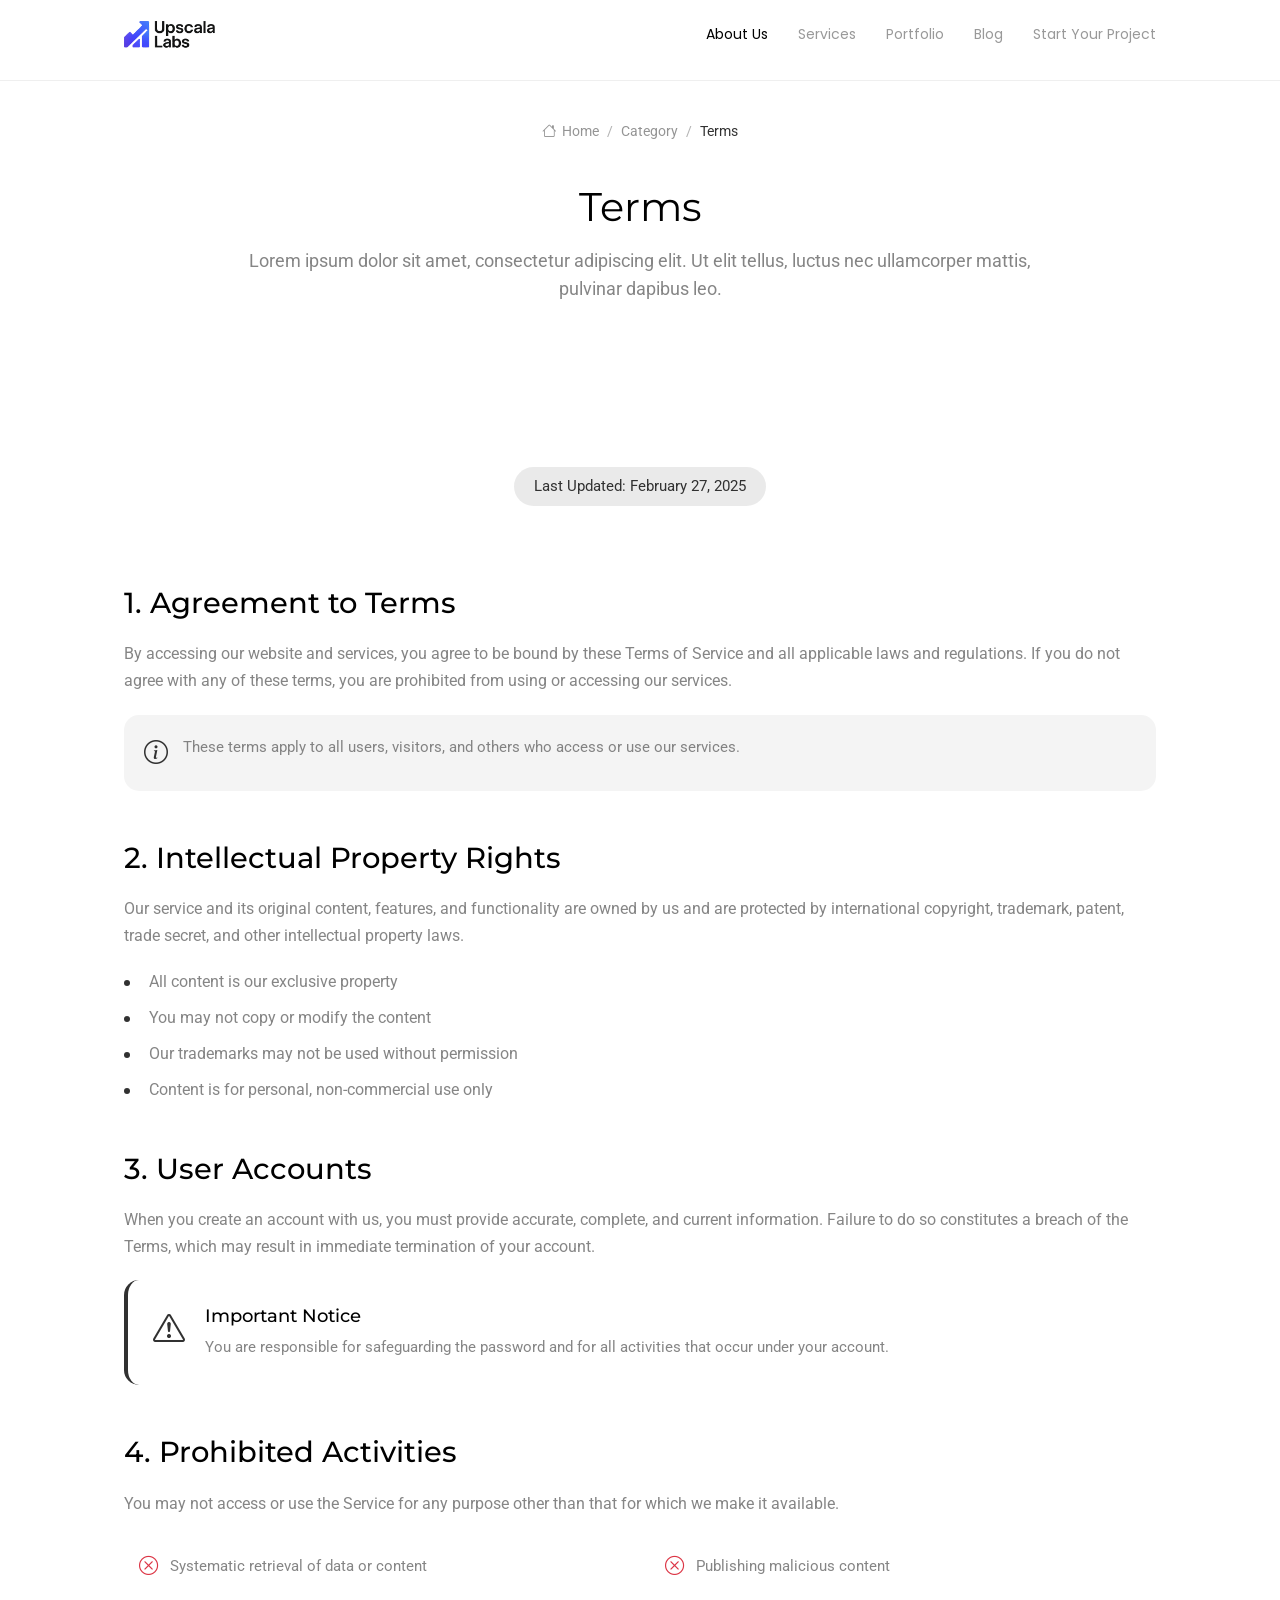
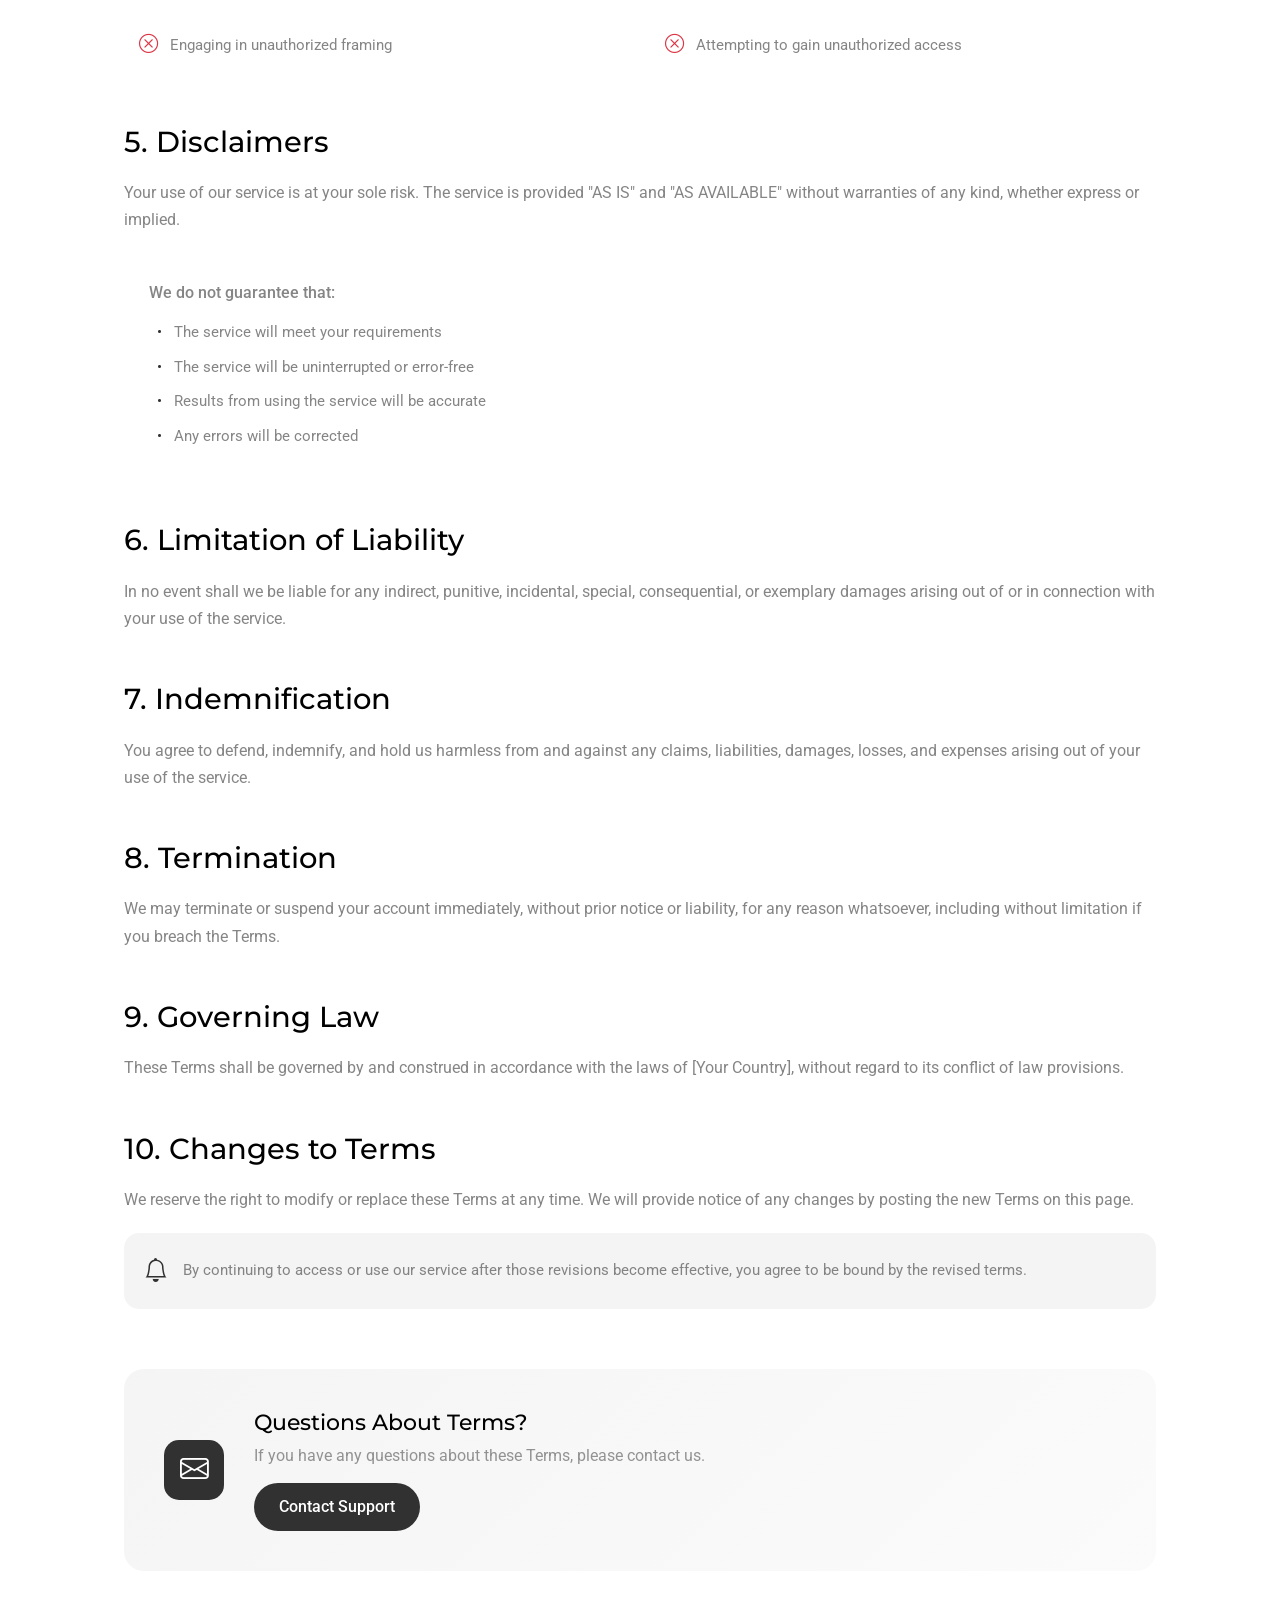
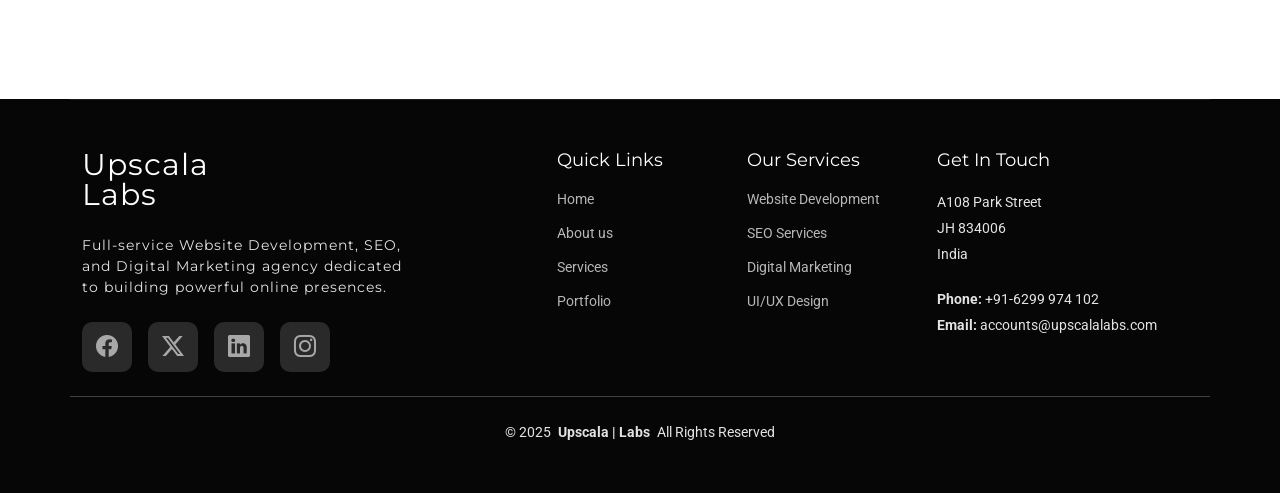
<file: terms.html>
<!DOCTYPE html>
<html lang="en">

<head>
  <meta charset="utf-8">
  <meta content="width=device-width, initial-scale=1.0" name="viewport">
  <title>Terms - Axis Bootstrap Template</title>
  <meta name="description" content="">
  <meta name="keywords" content="">

  <!-- Favicons -->
  <link href="assets/img/favicon.png" rel="icon">
  <link href="assets/img/apple-touch-icon.png" rel="apple-touch-icon">

  <!-- Fonts -->
  <link href="https://fonts.googleapis.com" rel="preconnect">
  <link href="https://fonts.gstatic.com" rel="preconnect" crossorigin>
  <link href="https://fonts.googleapis.com/css2?family=Roboto:ital,wght@0,100;0,300;0,400;0,500;0,700;0,900;1,100;1,300;1,400;1,500;1,700;1,900&family=Montserrat:ital,wght@0,100;0,200;0,300;0,400;0,500;0,600;0,700;0,800;0,900;1,100;1,200;1,300;1,400;1,500;1,600;1,700;1,800;1,900&family=Poppins:ital,wght@0,100;0,200;0,300;0,400;0,500;0,600;0,700;0,800;0,900;1,100;1,200;1,300;1,400;1,500;1,600;1,700;1,800;1,900&display=swap" rel="stylesheet">

  <!-- Vendor CSS Files -->
  <link href="assets/vendor/bootstrap/css/bootstrap.min.css" rel="stylesheet">
  <link href="assets/vendor/bootstrap-icons/bootstrap-icons.css" rel="stylesheet">
  <link href="assets/vendor/aos/aos.css" rel="stylesheet">
  <link href="assets/vendor/glightbox/css/glightbox.min.css" rel="stylesheet">
  <link href="assets/vendor/swiper/swiper-bundle.min.css" rel="stylesheet">

  <!-- Main CSS File -->
  <link href="assets/css/main.css" rel="stylesheet">

</head>

<body class="terms-page">

 <header id="header" class="header d-flex align-items-center fixed-top">
    <div class="container-fluid container-xl position-relative d-flex align-items-center justify-content-between">
      <a href="index.html" class="logo d-flex align-items-center">
        <img src="assets/img/Upscala-Labs.png" alt="logo-img" />
      </a>

      <nav id="navmenu" class="navmenu">
        <ul>
          <li><a href="about-us.html" class="active">About Us</a></li>
          <li><a href="service-details.html">Services</a></li>
          <li><a href="portfolio-details.html">Portfolio</a></li>
          <li><a href="Blog-detail.html">Blog</a></li>
          <li><a class="btn-primary" href="#">Start Your Project</a></li>
        </ul>
        <i class="mobile-nav-toggle d-xl-none bi bi-list"></i>
      </nav>
    </div>
  </header>

  <main class="main">

    <!-- Page Title -->
    <div class="page-title">
      <div class="breadcrumbs">
        <nav aria-label="breadcrumb">
          <ol class="breadcrumb">
            <li class="breadcrumb-item"><a href="#"><i class="bi bi-house"></i> Home</a></li>
            <li class="breadcrumb-item"><a href="#">Category</a></li>
            <li class="breadcrumb-item active current">Terms</li>
          </ol>
        </nav>
      </div>

      <div class="title-wrapper">
        <h1>Terms</h1>
        <p>Lorem ipsum dolor sit amet, consectetur adipiscing elit. Ut elit tellus, luctus nec ullamcorper mattis, pulvinar dapibus leo.</p>
      </div>
    </div><!-- End Page Title -->

    <!-- Terms Of Service Section -->
    <section id="terms-of-service" class="terms-of-service section">

      <div class="container" data-aos="fade-up">
        <!-- Page Header -->
        <div class="tos-header text-center" data-aos="fade-up">
          <span class="last-updated">Last Updated: February 27, 2025</span>
        </div>

        <!-- Content -->
        <div class="tos-content" data-aos="fade-up" data-aos-delay="200">
          <!-- Agreement Section -->
          <div id="agreement" class="content-section">
            <h3>1. Agreement to Terms</h3>
            <p>By accessing our website and services, you agree to be bound by these Terms of Service and all applicable laws and regulations. If you do not agree with any of these terms, you are prohibited from using or accessing our services.</p>
            <div class="info-box">
              <i class="bi bi-info-circle"></i>
              <p>These terms apply to all users, visitors, and others who access or use our services.</p>
            </div>
          </div>

          <!-- Intellectual Property -->
          <div id="intellectual-property" class="content-section">
            <h3>2. Intellectual Property Rights</h3>
            <p>Our service and its original content, features, and functionality are owned by us and are protected by international copyright, trademark, patent, trade secret, and other intellectual property laws.</p>
            <ul class="list-items">
              <li>All content is our exclusive property</li>
              <li>You may not copy or modify the content</li>
              <li>Our trademarks may not be used without permission</li>
              <li>Content is for personal, non-commercial use only</li>
            </ul>
          </div>

          <!-- User Accounts -->
          <div id="user-accounts" class="content-section">
            <h3>3. User Accounts</h3>
            <p>When you create an account with us, you must provide accurate, complete, and current information. Failure to do so constitutes a breach of the Terms, which may result in immediate termination of your account.</p>
            <div class="alert-box">
              <i class="bi bi-exclamation-triangle"></i>
              <div class="alert-content">
                <h5>Important Notice</h5>
                <p>You are responsible for safeguarding the password and for all activities that occur under your account.</p>
              </div>
            </div>
          </div>

          <!-- Prohibited Activities -->
          <div id="prohibited" class="content-section">
            <h3>4. Prohibited Activities</h3>
            <p>You may not access or use the Service for any purpose other than that for which we make it available.</p>
            <div class="prohibited-list">
              <div class="prohibited-item">
                <i class="bi bi-x-circle"></i>
                <span>Systematic retrieval of data or content</span>
              </div>
              <div class="prohibited-item">
                <i class="bi bi-x-circle"></i>
                <span>Publishing malicious content</span>
              </div>
              <div class="prohibited-item">
                <i class="bi bi-x-circle"></i>
                <span>Engaging in unauthorized framing</span>
              </div>
              <div class="prohibited-item">
                <i class="bi bi-x-circle"></i>
                <span>Attempting to gain unauthorized access</span>
              </div>
            </div>
          </div>

          <!-- Disclaimers -->
          <div id="disclaimer" class="content-section">
            <h3>5. Disclaimers</h3>
            <p>Your use of our service is at your sole risk. The service is provided "AS IS" and "AS AVAILABLE" without warranties of any kind, whether express or implied.</p>
            <div class="disclaimer-box">
              <p>We do not guarantee that:</p>
              <ul>
                <li>The service will meet your requirements</li>
                <li>The service will be uninterrupted or error-free</li>
                <li>Results from using the service will be accurate</li>
                <li>Any errors will be corrected</li>
              </ul>
            </div>
          </div>

          <!-- Limitation of Liability -->
          <div id="limitation" class="content-section">
            <h3>6. Limitation of Liability</h3>
            <p>In no event shall we be liable for any indirect, punitive, incidental, special, consequential, or exemplary damages arising out of or in connection with your use of the service.</p>
          </div>

          <!-- Indemnification -->
          <div id="indemnification" class="content-section">
            <h3>7. Indemnification</h3>
            <p>You agree to defend, indemnify, and hold us harmless from and against any claims, liabilities, damages, losses, and expenses arising out of your use of the service.</p>
          </div>

          <!-- Termination -->
          <div id="termination" class="content-section">
            <h3>8. Termination</h3>
            <p>We may terminate or suspend your account immediately, without prior notice or liability, for any reason whatsoever, including without limitation if you breach the Terms.</p>
          </div>

          <!-- Governing Law -->
          <div id="governing-law" class="content-section">
            <h3>9. Governing Law</h3>
            <p>These Terms shall be governed by and construed in accordance with the laws of [Your Country], without regard to its conflict of law provisions.</p>
          </div>

          <!-- Changes -->
          <div id="changes" class="content-section">
            <h3>10. Changes to Terms</h3>
            <p>We reserve the right to modify or replace these Terms at any time. We will provide notice of any changes by posting the new Terms on this page.</p>
            <div class="notice-box">
              <i class="bi bi-bell"></i>
              <p>By continuing to access or use our service after those revisions become effective, you agree to be bound by the revised terms.</p>
            </div>
          </div>
        </div>

        <!-- Contact Section -->
        <div class="tos-contact" data-aos="fade-up" data-aos-delay="300">
          <div class="contact-box">
            <div class="contact-icon">
              <i class="bi bi-envelope"></i>
            </div>
            <div class="contact-content">
              <h4>Questions About Terms?</h4>
              <p>If you have any questions about these Terms, please contact us.</p>
              <a href="#" class="contact-link">Contact Support</a>
            </div>
          </div>
        </div>
      </div>

    </section><!-- /Terms Of Service Section -->

  </main>

   <footer id="footer" class="footer dark-background">
    <div class="container footer-top">
      <div class="row gy-4">
        <div class="col-lg-5 col-md-12 footer-about">
          <a href="index.html" class="logo d-flex align-items-center">
            <span class="sitename">Upscala <br />
              Labs</span>
          </a>
          <p>
            Full-service Website Development,
            SEO, and Digital Marketing agency
            dedicated to building powerful online
            presences.
          </p>
          <div class="social-links d-flex mt-4">
            <a href=""><i class="bi bi-facebook"></i></a>
            <a href=""><i class="bi bi-twitter-x"></i></a>
            <a href=""><i class="bi bi-linkedin"></i></a>
            <a href=""><i class="bi bi-instagram"></i></a>
          </div>
        </div>

        <div class="col-lg-2 col-6 footer-links">
          <h4>Quick Links</h4>
          <ul>
            <li><a href="index.html">Home</a></li>
            <li><a href="about-us.html">About us</a></li>
            <li><a href="service-details.html">Services</a></li>
            <li><a href="404.html">Portfolio</a></li>
          </ul>
        </div>

        <div class="col-lg-2 col-6 footer-links">
          <h4>Our Services</h4>
          <ul>
            <li><a href="#">Website Development</a></li>
            <li><a href="#">SEO Services</a></li>
            <li><a href="#">Digital Marketing</a></li>
            <li><a href="#">UI/UX Design</a></li>

          </ul>
        </div>

        <div class="col-lg-3 col-md-12 footer-contact text-center text-md-start">
          <h4>Get In Touch</h4>
          <p>A108 Park Street</p>
          <p>JH 834006</p>
          <p>India</p>
          <p class="mt-4">
            <strong>Phone:</strong> <span>+91-6299 974 102</span>
          </p>
          <p><strong>Email:</strong> <span>accounts@upscalalabs.com</span></p>
        </div>
      </div>
    </div>

    <div class="container copyright text-center mt-4">
      <p>
        © <span>2025</span>
        <strong class="px-1 sitename">Upscala | Labs</strong>
        <span>All Rights Reserved</span>
      </p>
    </div>
  </footer>

  <!-- Scroll Top -->
  <a href="#" id="scroll-top" class="scroll-top d-flex align-items-center justify-content-center"><i class="bi bi-arrow-up-short"></i></a>

  <!-- Preloader -->
  <div id="preloader"></div>

  <!-- Vendor JS Files -->
  <script src="assets/vendor/bootstrap/js/bootstrap.bundle.min.js"></script>
  <script src="assets/vendor/php-email-form/validate.js"></script>
  <script src="assets/vendor/aos/aos.js"></script>
  <script src="assets/vendor/glightbox/js/glightbox.min.js"></script>
  <script src="assets/vendor/purecounter/purecounter_vanilla.js"></script>
  <script src="assets/vendor/imagesloaded/imagesloaded.pkgd.min.js"></script>
  <script src="assets/vendor/isotope-layout/isotope.pkgd.min.js"></script>
  <script src="assets/vendor/swiper/swiper-bundle.min.js"></script>

  <!-- Main JS File -->
  <script src="assets/js/main.js"></script>

</body>

</html>
</file>
<file: assets/css/main.css>
@charset "UTF-8";

/*--------------------------------------------------------------
# Font & Color Variables
--------------------------------------------------------------*/
/* Fonts */
:root {
  --default-font: "Roboto", system-ui, -apple-system, "Segoe UI", Roboto, "Helvetica Neue", Arial, "Noto Sans", "Liberation Sans", sans-serif, "Apple Color Emoji", "Segoe UI Emoji", "Segoe UI Symbol", "Noto Color Emoji";
  --heading-font: "Montserrat", sans-serif;
  --nav-font: "Poppins", sans-serif;
}

/* Global Colors - The following color variables are used throughout the website. Updating them here will change the color scheme of the entire website */
:root {
  --background-color: #ffffff;
  /* Background color for the entire website, including individual sections */
  --default-color: #666666;
  /* Default color used for the majority of the text content across the entire website */
  --heading-color: #000000;
  /* Color for headings, subheadings and title throughout the website */
  --accent-color: #313131;
  /* Accent color that represents your brand on the website. It's used for buttons, links, and other elements that need to stand out */
  --surface-color: #ffffff;
  /* The surface color is used as a background of boxed elements within sections, such as cards, icon boxes, or other elements that require a visual separation from the global background. */
  --contrast-color: #ffffff;
  /* Contrast color for text, ensuring readability against backgrounds of accent, heading, or default colors. */
}

/* Nav Menu Colors - The following color variables are used specifically for the navigation menu. They are separate from the global colors to allow for more customization options */
:root {
  --nav-color: #999999;
  /* The default color of the main navmenu links */
  --nav-hover-color: #000000;
  /* Applied to main navmenu links when they are hovered over or active */
  --nav-mobile-background-color: #ffffff;
  /* Used as the background color for mobile navigation menu */
  --nav-dropdown-background-color: #ffffff;
  /* Used as the background color for dropdown items that appear when hovering over primary navigation items */
  --nav-dropdown-color: #666666;
  /* Used for navigation links of the dropdown items in the navigation menu. */
  --nav-dropdown-hover-color: #313131;
  /* Similar to --nav-hover-color, this color is applied to dropdown navigation links when they are hovered over. */
}

/* Color Presets - These classes override global colors when applied to any section or element, providing reuse of the sam color scheme. */

.light-background {
  --background-color: #f9f9f9;
  --surface-color: #ffffff;
}

.dark-background {
  --background-color: #060606;
  --default-color: #e3e3e3;
  --heading-color: #ffffff;
  --accent-color: #bdb5b5;
  --surface-color: #252525;
  --contrast-color: #ffffff;
}

/* Smooth scroll */
:root {
  scroll-behavior: smooth;
}

/*--------------------------------------------------------------
# General Styling & Shared Classes
--------------------------------------------------------------*/
body {
  color: var(--default-color);
  background-color: var(--background-color);
  font-family: var(--default-font);
}

a {
  color: var(--accent-color);
  text-decoration: none;
  transition: 0.3s;
}

a:hover {
  color: color-mix(in srgb, var(--accent-color), transparent 25%);
  text-decoration: none;
}

h1,
h2,
h3,
h4,
h5,
h6 {
  color: var(--heading-color);
  font-family: var(--heading-font);
}

/* PHP Email Form Messages
------------------------------*/
.php-email-form .error-message {
  display: none;
  background: #df1529;
  color: #ffffff;
  text-align: left;
  padding: 15px;
  margin-bottom: 24px;
  font-weight: 600;
}

.php-email-form .sent-message {
  display: none;
  color: #ffffff;
  background: #059652;
  text-align: center;
  padding: 15px;
  margin-bottom: 24px;
  font-weight: 600;
}

.php-email-form .loading {
  display: none;
  background: var(--surface-color);
  text-align: center;
  padding: 15px;
  margin-bottom: 24px;
}

.php-email-form .loading:before {
  content: "";
  display: inline-block;
  border-radius: 50%;
  width: 24px;
  height: 24px;
  margin: 0 10px -6px 0;
  border: 3px solid var(--accent-color);
  border-top-color: var(--surface-color);
  animation: php-email-form-loading 1s linear infinite;
}

@keyframes php-email-form-loading {
  0% {
    transform: rotate(0deg);
  }

  100% {
    transform: rotate(360deg);
  }
}

/*--------------------------------------------------------------
# Global Header
--------------------------------------------------------------*/
.header {
  --background-color: rgba(255, 255, 255, 0);
  color: var(--default-color);
  background-color: var(--background-color);
  padding: 6px 112px;
  transition: all 0.5s;
  z-index: 997;
}

.header .logo {
  line-height: 1;
}

.header .logo img {
  max-height: 32px;
  margin-right: 8px;
}

.header .logo h1 {
  font-size: 30px;
  margin: 0;
  font-weight: 400;
  color: var(--heading-color);
}

.scrolled .header {
  isolation: isolate;
  border-bottom: 1px solid color-mix(in srgb, var(--default-color), transparent 90%);
}

.scrolled .header::before {
  content: "";
  position: absolute;
  inset: 0;
  background: rgba(255, 255, 255, 0.8);
  backdrop-filter: blur(10px);
  -webkit-backdrop-filter: blur(10px);
  pointer-events: none;
  z-index: -1;
}

@media (max-width: 576px) {
  .header {
    padding: 6px 10px;
  }
}

/*--------------------------------------------------------------
# Navigation Menu
--------------------------------------------------------------*/
/* Navmenu - Desktop */
@media (min-width: 1200px) {
  .navmenu {
    padding: 0;
  }

  .navmenu ul {
    margin: 0;
    padding: 0;
    display: flex;
    list-style: none;
    align-items: center;
  }

  .navmenu li {
    position: relative;
  }

  .navmenu a,
  .navmenu a:focus {
    color: var(--nav-color);
    padding: 18px 15px;
    font-size: 14px;
    font-family: var(--nav-font);
    font-weight: 400;
    display: flex;
    align-items: center;
    justify-content: space-between;
    white-space: nowrap;
    transition: 0.3s;
  }

  .navmenu a i,
  .navmenu a:focus i {
    font-size: 12px;
    line-height: 0;
    margin-left: 5px;
    transition: 0.3s;
  }

  .navmenu li:last-child a {
    padding-right: 0;
  }

  .navmenu li:hover>a,
  .navmenu .active,
  .navmenu .active:focus {
    color: var(--nav-hover-color);
  }

  .navmenu .dropdown ul {
    margin: 0;
    padding: 10px 0;
    background: var(--nav-dropdown-background-color);
    display: block;
    position: absolute;
    visibility: hidden;
    left: 14px;
    top: 130%;
    opacity: 0;
    transition: 0.3s;
    border-radius: 4px;
    z-index: 99;
    box-shadow: 0px 0px 30px rgba(0, 0, 0, 0.1);
  }

  .navmenu .dropdown ul li {
    min-width: 200px;
  }

  .navmenu .dropdown ul a {
    padding: 10px 20px;
    font-size: 15px;
    text-transform: none;
    color: var(--nav-dropdown-color);
  }

  .navmenu .dropdown ul a i {
    font-size: 12px;
  }

  .navmenu .dropdown ul a:hover,
  .navmenu .dropdown ul .active:hover,
  .navmenu .dropdown ul li:hover>a {
    color: var(--nav-dropdown-hover-color);
  }

  .navmenu .dropdown:hover>ul {
    opacity: 1;
    top: 100%;
    visibility: visible;
  }

  .navmenu .dropdown .dropdown ul {
    top: 0;
    left: -90%;
    visibility: hidden;
  }

  .navmenu .dropdown .dropdown:hover>ul {
    opacity: 1;
    top: 0;
    left: -100%;
    visibility: visible;
  }
}

/* Navmenu - Mobile */
@media (max-width: 1199px) {
  .mobile-nav-toggle {
    color: var(--nav-color);
    font-size: 28px;
    line-height: 0;
    margin-right: 10px;
    cursor: pointer;
    transition: color 0.3s;
  }

  .navmenu {
    padding: 0;
    z-index: 9997;
  }

  .navmenu ul {
    display: none;
    list-style: none;
    position: absolute;
    inset: 60px 20px 20px 20px;
    padding: 10px 0;
    margin: 0;
    border-radius: 6px;
    background-color: var(--nav-mobile-background-color);
    overflow-y: auto;
    transition: 0.3s;
    z-index: 9998;
    box-shadow: 0px 0px 30px rgba(0, 0, 0, 0.1);
  }

  .navmenu a,
  .navmenu a:focus {
    color: var(--nav-dropdown-color);
    padding: 10px 20px;
    font-family: var(--nav-font);
    font-size: 18px;
    font-weight: 300;
    display: flex;
    align-items: center;
    justify-content: space-between;
    white-space: nowrap;
    transition: 0.3s;
  }

  .navmenu a i,
  .navmenu a:focus i {
    font-size: 12px;
    line-height: 0;
    margin-left: 5px;
    width: 30px;
    height: 30px;
    display: flex;
    align-items: center;
    justify-content: center;
    border-radius: 50%;
    transition: 0.3s;
    background-color: color-mix(in srgb, var(--accent-color), transparent 90%);
  }

  .navmenu a i:hover,
  .navmenu a:focus i:hover {
    background-color: var(--accent-color);
    color: var(--contrast-color);
  }

  .navmenu a:hover,
  .navmenu .active,
  .navmenu .active:focus {
    color: var(--nav-dropdown-hover-color);
  }

  .navmenu .active i,
  .navmenu .active:focus i {
    background-color: var(--accent-color);
    color: var(--contrast-color);
    transform: rotate(180deg);
  }

  .navmenu .dropdown ul {
    position: static;
    display: none;
    z-index: 99;
    padding: 10px 0;
    margin: 10px 20px;
    background-color: var(--nav-dropdown-background-color);
    border: 1px solid color-mix(in srgb, var(--default-color), transparent 90%);
    box-shadow: none;
    transition: all 0.5s ease-in-out;
  }

  .navmenu .dropdown ul ul {
    background-color: rgba(33, 37, 41, 0.1);
  }

  .navmenu .dropdown>.dropdown-active {
    display: block;
    background-color: rgba(33, 37, 41, 0.03);
  }

  .mobile-nav-active {
    overflow: hidden;
  }

  .mobile-nav-active .mobile-nav-toggle {
    color: #fff;
    position: absolute;
    font-size: 32px;
    top: 15px;
    right: 15px;
    margin-right: 0;
    z-index: 9999;
  }

  .mobile-nav-active .navmenu {
    position: fixed;
    overflow: hidden;
    inset: 0;
    background: rgba(33, 37, 41, 0.8);
    transition: 0.3s;
  }

  .mobile-nav-active .navmenu>ul {
    display: block;
  }
}

/*--------------------------------------------------------------
# Global Footer
--------------------------------------------------------------*/
.footer {
  color: var(--default-color);
  background-color: var(--background-color);
  font-size: 14px;
  padding-bottom: 50px;
  position: relative;
}

.footer .footer-top {
  padding-top: 50px;
  border-top: 1px solid color-mix(in srgb, var(--default-color), transparent 90%);
}

.footer .footer-about .logo {
  line-height: 1;
  margin-bottom: 25px;
}

.footer .footer-about .logo img {
  max-height: 40px;
  margin-right: 6px;
}

.footer .footer-about .logo span {
  color: var(--heading-color);
  font-size: 30px;
  font-weight: 400;
  letter-spacing: 1px;
  font-family: var(--heading-font);
}

.footer .footer-about p {
  font-size: 14px;
  font-family: var(--heading-font);
  max-width: 330px;
  letter-spacing: 1px;
}

.footer .social-links a {
  display: flex;
  align-items: center;
  justify-content: center;
  width: 50px;
  height: 50px;
  border-radius: 10px;
  font-size: 22px;
  color: #a9a8a8;
  background: #2a2a2a;
  margin-right: 16px;
  transition: 0.3s;
}

.footer .social-links a:hover {
  color: var(--accent-color);
  border-color: var(--accent-color);
}

.footer h4 {
  font-size: 18px;
  font-weight: 400;
  position: relative;
  padding-bottom: 12px;
}

.footer .footer-links {
  margin-bottom: 30px;
}

.footer .footer-links ul {
  list-style: none;
  padding: 0;
  margin: 0;
}

.footer .footer-links ul i {
  padding-right: 2px;
  font-size: 12px;
  line-height: 0;
}

.footer .footer-links ul li {
  padding: 10px 0;
  display: flex;
  align-items: center;
}

.footer .footer-links ul li:first-child {
  padding-top: 0;
}

.footer .footer-links ul a {
  color: color-mix(in srgb, var(--default-color), transparent 20%);
  display: inline-block;
  line-height: 1;
}

.footer .footer-links ul a:hover {
  color: var(--accent-color);
}

.footer .footer-contact p {
  margin-bottom: 5px;
}

.footer .copyright {
  padding-top: 25px;
  border-top: 1px solid #404040;
}

.footer .copyright p {
  margin-bottom: 0;
}

.footer .credits {
  margin-top: 6px;
  font-size: 13px;
}

/*--------------------------------------------------------------
# Preloader
--------------------------------------------------------------*/
#preloader {
  position: fixed;
  inset: 0;
  z-index: 999999;
  overflow: hidden;
  background: var(--background-color);
  transition: all 0.6s ease-out;
}

#preloader:before {
  content: "";
  position: fixed;
  top: calc(50% - 30px);
  left: calc(50% - 30px);
  border: 6px solid #ffffff;
  border-color: var(--accent-color) transparent var(--accent-color) transparent;
  border-radius: 50%;
  width: 60px;
  height: 60px;
  animation: animate-preloader 1.5s linear infinite;
}

@keyframes animate-preloader {
  0% {
    transform: rotate(0deg);
  }

  100% {
    transform: rotate(360deg);
  }
}

/*--------------------------------------------------------------
# Scroll Top Button
--------------------------------------------------------------*/
.scroll-top {
  position: fixed;
  visibility: hidden;
  opacity: 0;
  right: 15px;
  bottom: 15px;
  z-index: 99999;
  background-color: var(--accent-color);
  width: 40px;
  height: 40px;
  border-radius: 4px;
  transition: all 0.4s;
}

.scroll-top i {
  font-size: 24px;
  color: var(--contrast-color);
  line-height: 0;
}

.scroll-top:hover {
  background-color: color-mix(in srgb, var(--accent-color), transparent 20%);
  color: var(--contrast-color);
}

.scroll-top.active {
  visibility: visible;
  opacity: 1;
}

/*--------------------------------------------------------------
# Disable aos animation delay on mobile devices
--------------------------------------------------------------*/
@media screen and (max-width: 768px) {
  [data-aos-delay] {
    transition-delay: 0 !important;
  }
}

/*--------------------------------------------------------------
# Global Page Titles & Breadcrumbs
--------------------------------------------------------------*/
.page-title {
    text-align: center;
    padding: 40px 0 20px 0;
    border-top: 1px solid color-mix(in srgb, var(--default-color), transparent 90%);
    margin-top: 80px;
}

.page-title .breadcrumbs {
  margin-bottom: 1.5rem;
}

.page-title .breadcrumbs .breadcrumb {
  justify-content: center;
  margin: 0;
  padding: 0;
  background: none;
}

.page-title .breadcrumbs .breadcrumb .breadcrumb-item {
  font-size: 0.9rem;
  color: color-mix(in srgb, var(--default-color), transparent 30%);
}

.page-title .breadcrumbs .breadcrumb .breadcrumb-item.active {
  color: var(--accent-color);
}

.page-title .breadcrumbs .breadcrumb .breadcrumb-item a {
  color: inherit;
  text-decoration: none;
  transition: color 0.3s ease;
}

.page-title .breadcrumbs .breadcrumb .breadcrumb-item a:hover {
  color: var(--accent-color);
}

.page-title .breadcrumbs .breadcrumb .breadcrumb-item a i {
  font-size: 0.9rem;
  margin-right: 0.2rem;
}

.page-title .breadcrumbs .breadcrumb .breadcrumb-item+.breadcrumb-item::before {
  color: color-mix(in srgb, var(--default-color), transparent 50%);
}

.page-title .title-wrapper {
  max-width: 800px;
  margin: 0 auto;
  padding: 1rem 0;
}

.page-title .title-wrapper h1 {
  font-size: 2.5rem;
  margin-bottom: 1rem;
  font-weight: 400;
  color: var(--heading-color);
}

.page-title .title-wrapper p {
  font-size: 1.1rem;
  color: color-mix(in srgb, var(--default-color), transparent 20%);
  margin: 0;
  line-height: 1.6;
}

@media (max-width: 768px) {
  .page-title .title-wrapper h1 {
    font-size: 2rem;
  }

  .page-title .title-wrapper p {
    font-size: 1rem;
  }
}

@media (max-width: 576px) {
  .page-title .title-wrapper h1 {
    font-size: 1.75rem;
  }
}

/*--------------------------------------------------------------
# Global Sections
--------------------------------------------------------------*/
section,
.section {
  color: var(--default-color);
  background-color: var(--background-color);
  padding: 8rem 7rem;
}

@media (max-width: 1199px) {

  section,
  .section {
    scroll-margin-top: 66px;
  }
}

@media (max-width: 576px) {

  section,
  .section {
    padding: 1rem 1rem;
  }
}

/*--------------------------------------------------------------
# Global Section Titles
--------------------------------------------------------------*/
.section-title {
  text-align: center;
  padding-bottom: 60px;
  position: relative;
}

.section-title h2 {
  font-size: 2.8rem;
  font-weight: 500;
  color: var(--heading-color);
  margin: 0 auto;
  padding-bottom: 24px;
  max-width: 755px;
}

@media (max-width: 768px) {
  .section-title h2 {
    font-size: 2.5rem;
  }
}

.section-title .subtitle {
    font-size: 0.875rem;
    font-weight: 600;
    color: #475cdb;
    text-transform: uppercase;
    letter-spacing: 0.045rem;
    margin-bottom: 1.5rem;
    position: relative;
    align-items: center;
    justify-content: center;
    gap: 0.625rem;
    box-shadow: 0 0.25rem 0.5rem 0 rgba(0, 0, 0, 0.2), 0 0.375rem 1.25rem 0 rgba(0, 0, 0, 0.19);
    padding: 0.6rem 1rem;
    border-radius: 50rem;
    background: #ebeef7;
    display: inline-flex;
}

/* .section-title .subtitle::after {
  content: "";
  position: absolute;
  bottom: -8px;
  left: 50%;
  transform: translateX(-50%);
  width: 40px;
  height: 1px;
  background: var(--accent-color);
} */

.section-title p {
    font-size: 1.125rem;
    line-height: 1.6;
    color: color-mix(in srgb, var(--default-color), transparent 25%);
    max-width: 700px;
    margin: 0 auto;
    font-weight: 500;
}

/*--------------------------------------------------------------
# Hero Section
--------------------------------------------------------------*/
.hero {
  position: relative;
  overflow: hidden;
  background-image: url(../img/hero-bg.png);
  background-repeat: no-repeat;
  background-position: center;
  background-size: cover;
}

.hero h5 {
  background: #fff;
  display: inline-block;
  padding: 0.3rem 1rem;
  border-radius: 50rem;
  margin-bottom: 2rem;
  box-shadow: 0 0.25rem 0.5rem 0 rgba(0, 0, 0, 0.2), 0 0.375rem 1.25rem 0 rgba(0, 0, 0, 0.19);
}

.hero .hero-content h1 {
  font-size: 3.5rem;
  font-weight: 600;
  margin-bottom: 2rem;
  color: var(--heading-color);
  letter-spacing: -1px;
}

span.heading-linear-color {
  background: -webkit-linear-gradient(#475CDB, #38E9FF);
  -webkit-background-clip: text;
  -webkit-text-fill-color: transparent;
}

@media (max-width: 768px) {
 .hero .hero-content h1 {
    font-size: 2.3rem;
}
}

.hero .hero-content p {
  font-size: 1.25rem;
  line-height: 1.7;
  margin-bottom: 3rem;
  color: color-mix(in srgb, var(--default-color), transparent 20%);
  letter-spacing: 0.03rem;
}

.hero .hero-cta {
  display: flex;
  gap: 1.5rem;
  margin-bottom: 4rem;
  align-items: center;
}

@media (max-width: 576px) {
 .hero .hero-cta {
    flex-direction: column;
    align-items: normal;
    gap: 1rem;
}
}

.hero .hero-cta .btn-primary {
  background-color: #475CDB;
  color: var(--contrast-color);
  padding: 17px 32px;
  border-radius: 6px;
  font-weight: 600;
  text-decoration: none;
  transition: all 0.3s ease;
  border: none;
  box-shadow: 0 4px 15px color-mix(in srgb, var(--accent-color), transparent 80%);
}

/* .hero .hero-cta .btn-primary:hover {
  background-color: color-mix(in srgb, var(--accent-color), black 10%);
  transform: translateY(-2px);
  box-shadow: 0 8px 25px color-mix(in srgb, var(--accent-color), transparent 70%);
} */

.hero .hero-cta .btn-secondary {
  background: #fff;
  color: #475CDB;
  text-decoration: none;
  display: flex;
  align-items: center;
  gap: 0.5rem;
  font-weight: 600;
  transition: all 0.3s ease;
  box-shadow: 0 4px 15px color-mix(in srgb, var(--accent-color), transparent 80%);
  padding: 17px 32px;
  border-radius: 6px;
}

.hero .hero-cta .btn-secondary i {
  font-size: 1.5rem;
  color: var(--accent-color);
}

/* .hero .hero-cta .btn-secondary:hover {
  color: var(--accent-color);
  transform: translateX(5px);
} */

.hero .hero-stats {
  display: flex;
  gap: 3rem;
}

@media (max-width: 768px) {
  .hero .hero-stats {
    gap: 2rem;
  }
}

@media (max-width: 576px) {
  .hero .hero-stats {
    flex-direction: column;
    gap: 1.5rem;
  }
}

.hero .hero-stats .stat-item .stat-number {
  font-size: 2rem;
  font-weight: 300;
  color: var(--accent-color);
  margin-bottom: 0.25rem;
}

.hero .hero-stats .stat-item .stat-label {
  font-size: 0.875rem;
  color: color-mix(in srgb, var(--default-color), transparent 40%);
  font-weight: 500;
}

.hero .hero-image {
  position: relative;
}

.hero .hero-image img {
  border-radius: 12px;
  width: 100rem;
}

.hero .hero-image .floating-card {
  position: absolute;
  bottom: 20px;
  left: 8px;
  background: var(--surface-color);
  padding: 1.5rem;
  border-radius: 12px;
  box-shadow: 0 10px 40px color-mix(in srgb, var(--default-color), transparent 85%);
  display: flex;
  align-items: center;
  gap: 1rem;
  min-width: 181px;
  height: 80px;
}

.hero .hero-image .floating-card-upside {
  position: absolute;
  top: -22px;
  right: 20px;
  background: var(--surface-color);
  padding: 1.5rem;
  border-radius: 12px;
  box-shadow: 0 10px 40px color-mix(in srgb, var(--default-color), transparent 85%);
  display: flex;
  align-items: center;
  gap: 1rem;
  min-width: 181px;
  height: 80px;
}

@media (max-width: 768px) {
  .hero .hero-image .floating-card {
    bottom: 10px;
    left: 10px;
    padding: 1rem;
    min-width: 160px;
  }
  .hero .hero-image .floating-card {
    min-width: 82px;
    height: 63px;
}
.hero .hero-image .floating-card-upside {
    min-width: 82px;
    height: 63px;
    right: 6px;
}
.hero-image {
    display: none;
}
.hero h5 {
    font-size: 12px;
}
}

.hero .hero-image .floating-card .card-icon {
  width: 50px;
  height: 50px;
  border-radius: 10px;
  display: flex;
  align-items: center;
  justify-content: center;
  background-image: linear-gradient(270deg, #475CDB, #38E9FF);
}

.hero .hero-image .floating-card-upside .card-icon {
  width: 50px;
  height: 50px;
  background-image: linear-gradient(270deg, #475CDB, #38E9FF);
  border-radius: 10px;
  display: flex;
  align-items: center;
  justify-content: center;
}

.hero .hero-image .floating-card .card-icon i {
  font-size: 1.5rem;
  color: #fff;
}

.hero .hero-image .floating-card-upside .card-icon i {
  font-size: 1.5rem;
  color: #fff;
}

.hero .hero-image .floating-card .card-content h2 {
  font-size: 0.80rem;
  font-weight: 600;
  margin: 0 0 0.25rem 0;
  color: #00000094;
}

.hero .hero-image .floating-card-upside .card-content h2 {
  font-size: 0.80rem;
  font-weight: 600;
  margin: 0 0 0.25rem 0;
  color: #00000094;
}

.hero .hero-image .floating-card .card-content .growth-percentage {
  font-size: 1.25rem;
  font-weight: 700;
  color: #000;
}

.hero .hero-image .floating-card-upside .card-content .growth-percentage {
  font-size: 1.25rem;
  font-weight: 700;
  color: #000;
}

@media (max-width: 992px) {
  .hero {
    padding: 80px 0 60px;
  }

  .hero::before {
    display: none;
  }

  .hero .row {
    flex-direction: column-reverse;
  }

  .hero .col-lg-6:first-child {
    margin-top: 3rem;
  }
}

/*--------------------------------------------------------------
# About Section
--------------------------------------------------------------*/
.icon-box {
  display: flex;
  align-items: center;
  justify-content: flex-start;
  gap: 15px;
  margin-bottom: 18px;
}

.info-card {
  padding: 20px 40px;
  border-radius: 10px;
  background: linear-gradient(137deg, rgba(235, 238, 247, 1) 28%, rgba(255, 255, 255, 1) 100%);
  box-shadow: 0 4px 8px 0 rgba(0, 0, 0, 0.2), 0 6px 20px 0 rgba(0, 0, 0, 0.19);
}

.icon-box img {
  width: 50px;
  height: auto;
  background: linear-gradient(170deg, rgba(71, 92, 219, 1) 0%, rgba(56, 233, 255, 1) 100%);
  border-radius: 10px;
}

.icon-box h5 {
  font-weight: 600;
}

.info-section {
  margin-bottom: 64px;
}

.story-section {
  padding: 49px;
  background: linear-gradient(90deg, rgba(255, 255, 255, 1) 0%, rgba(235, 238, 247, 1) 50%, rgba(255, 255, 255, 1) 100%);
  border-radius: 10px;
  box-shadow: 0 4px 8px 0 rgba(0, 0, 0, 0.2), 0 6px 20px 0 rgba(0, 0, 0, 0.19);
}

.story-image img {
  width: 490px;
  height: auto;
  border-radius: 10px;
  box-shadow: 0 4px 8px 0 rgba(0, 0, 0, 0.2), 0 6px 20px 0 rgba(0, 0, 0, 0.19);
}


.story-content h5.subtitle {
  font-size: 0.875rem;
  font-weight: 600;
  color: #475cdb;
  text-transform: uppercase;
  letter-spacing: 0.045rem;
  margin-bottom: 1rem;
  position: relative;
  align-items: center;
  justify-content: center;
  box-shadow: 0 0.25rem 0.5rem 0 rgba(0, 0, 0, 0.2), 0 0.375rem 1.25rem 0 rgba(0, 0, 0, 0.19);
  padding: 0.3rem 1rem;
  border-radius: 50rem;
  background: #ebeef7;
  display: inline-flex;
}

.story-content h2 {
  font-size: 25px;
  margin-bottom: 1rem;
  font-weight: 500;
}

.story-content p {
  font-size: 15px;
}

@media (max-width: 576px) {
  .story-image img {
    width: 100%;
    height: auto;
  }

  .story-section {
    padding: 19px;
  }
  .info-card {
    margin-bottom: 20px;
}
}

/* ================= Common ================= */
.main-heading {
  font-weight: 500;
  font-size: 2.3rem;
}

.sub-text {
  max-width: 620px;
  margin: 0 auto;
  font-size: 1rem;
}

/* ================= Difference ================= */
.difference-wrapper {
  padding: 64px 0;
}

.difference-card {
  background: #fff;
  padding: 28px 24px;
  border-radius: 16px;
  text-align: center;
  height: 100%;
  box-shadow: 0 12px 30px rgba(15, 23, 42, 0.06);
  transition: transform .3s ease;
  border: 1px solid #00000021;
}

.difference-card:hover {
  transform: translateY(-6px);
}

.icon-circle {
  width: 48px;
  height: 48px;
  border-radius: 50px;
  display: flex;
  align-items: center;
  justify-content: center;
  color: #fff;
  font-weight: 600;
  margin: 0 auto 14px;
  background: linear-gradient(170deg, rgba(71, 92, 219, 1) 0%, rgba(56, 233, 255, 1) 100%);
}

.difference-card h3 {
  font-weight: 600;
  margin-bottom: 8px;
  font-size: 1rem;
}

.difference-card p {
  font-size: 14px;
  color: #64748b;
  line-height: 1.6;
}

/* ================= Team ================= */
.team-card {
  padding: 48px 0px;
}

.team-wrapper {
  background: linear-gradient(90deg, rgba(255, 255, 255, 1) 0%, rgba(235, 238, 247, 1) 50%, rgba(255, 255, 255, 1) 100%);
  box-shadow: 0 0.25rem 0.5rem 0 rgba(0, 0, 0, 0.2), 0 0.375rem 1.25rem 0 rgba(0, 0, 0, 0.19);
  border-radius: 10px;
  padding: 49px 0px;
}


.member-card h3 {
  font-size: 16px;
  font-weight: 600;
  letter-spacing: 0.4px;
}

.member-card p {
  color: #475cdb;
  font-weight: 500;
  letter-spacing: 0.5px;
}

.member-card p.expert-description {
  color: #00000078;
  font-size: 14px;
  font-weight: 400;
  letter-spacing: 0.5px;
}


.member-avatar {
  width: 142px;
  height: 142px;
  border-radius: 10px;
  margin: 0 auto;
  background: linear-gradient(170deg, rgba(71, 92, 219, 1) 0%, rgba(56, 233, 255, 1) 100%);
  display: flex;
  align-items: center;
  justify-content: center;
  margin-bottom: 15px;
}

.member-avatar img {
  width: 50px;
  height: auto;
}


/* ================= Stats ================= */
/* .stats-row h4 {
  font-weight: 700;
  color: #2563eb;
}

.stats-row p {
  font-size: 14px;
  color: #64748b;
} */

.about .content h2 {
  font-size: 42px;
  font-weight: 300;
  line-height: 1.3;
  margin-bottom: 30px;
  font-family: var(--heading-font);
}

@media (max-width: 768px) {
  .about .content h2 {
    font-size: 32px;
  }
}

.about .content .lead {
  font-size: 20px;
  font-weight: 400;
  line-height: 1.7;
  margin-bottom: 40px;
  color: color-mix(in srgb, var(--default-color), transparent 15%);
}

.about .content p {
  font-size: 16px;
  line-height: 1.8;
  margin-bottom: 25px;
  color: color-mix(in srgb, var(--default-color), transparent 25%);
}

.about .stats-row {
  display: flex;
  gap: 24px;
  padding: 19px 0;
  text-align: center;
  justify-content: space-around;
  border-top: 1px solid #00000012;
}

@media (max-width: 576px) {
  .about .stats-row {
    flex-direction: column;
    gap: 30px;
  }
}

.about .stats-row .stat-item .stat-number {
  font-size: 48px;
  font-weight: 700;
  color: #475cdb;
  font-family: var(--heading-font);
}

.about .stats-row .stat-item .stat-label {
  font-size: 14px;
  font-weight: 500;
  text-transform: capitalize;
  letter-spacing: 1px;
  color: color-mix(in srgb, var(--default-color), transparent 40%);
  margin-top: 8px;
}

.about .cta-section {
  display: flex;
  gap: 20px;
  margin-top: 50px;
}

@media (max-width: 576px) {
  .about .cta-section {
    flex-direction: column;
  }
}

.about .cta-section .btn-primary {
  display: inline-flex;
  align-items: center;
  padding: 16px 32px;
  background-color: var(--accent-color);
  color: var(--contrast-color);
  text-decoration: none;
  border-radius: 6px;
  font-weight: 500;
  transition: all 0.3s ease;
}

.about .cta-section .btn-primary:hover {
  background-color: color-mix(in srgb, var(--accent-color), black 10%);
  transform: translateY(-2px);
  color: var(--contrast-color);
}

.about .cta-section .btn-outline {
  display: inline-flex;
  align-items: center;
  padding: 16px 32px;
  background-color: transparent;
  color: var(--heading-color);
  text-decoration: none;
  border: 2px solid color-mix(in srgb, var(--default-color), transparent 80%);
  border-radius: 6px;
  font-weight: 500;
  transition: all 0.3s ease;
}

.about .cta-section .btn-outline:hover {
  border-color: var(--accent-color);
  color: var(--accent-color);
  transform: translateY(-2px);
}

.about .image-wrapper {
  position: relative;
}

.about .image-wrapper img {
  border-radius: 12px;
  box-shadow: 0 20px 60px color-mix(in srgb, var(--default-color), transparent 90%);
}

.about .image-wrapper .floating-card {
  position: absolute;
  bottom: -30px;
  right: -30px;
  background-color: var(--surface-color);
  border-radius: 12px;
  padding: 30px;
  box-shadow: 0 15px 40px color-mix(in srgb, var(--default-color), transparent 85%);
  max-width: 280px;
}

@media (max-width: 992px) {
  .about .image-wrapper .floating-card {
    position: static;
    margin-top: 30px;
    max-width: none;
  }
}

.about .image-wrapper .floating-card .card-content {
  display: flex;
  align-items: center;
  gap: 20px;
}

.about .image-wrapper .floating-card .card-content .icon {
  width: 60px;
  height: 60px;
  background-color: color-mix(in srgb, var(--accent-color), transparent 90%);
  border-radius: 50%;
  display: flex;
  align-items: center;
  justify-content: center;
  flex-shrink: 0;
}

.about .image-wrapper .floating-card .card-content .icon i {
  font-size: 24px;
  color: var(--accent-color);
}

.about .image-wrapper .floating-card .card-content .text h4 {
  font-size: 18px;
  font-weight: 600;
  margin: 0 0 5px 0;
  color: var(--heading-color);
}

.about .image-wrapper .floating-card .card-content .text p {
  font-size: 14px;
  margin: 0;
  color: color-mix(in srgb, var(--default-color), transparent 30%);
  line-height: 1.6;
}

@media (max-width: 992px) {
  .about .row {
    text-align: center;
  }

  .about .content {
    margin-bottom: 60px;
  }

  .about .stats-row {
    justify-content: center;
  }
}

/*--------------------------------------------------------------
# About Us Page Section
--------------------------------------------------------------*/
.about .about-img {
  position: relative;
  border-radius: 20px;
  overflow: hidden;
  box-shadow: 0 0 45px rgba(0, 0, 0, 0.08);
}

.about .about-img img {
  border-radius: 20px;
}

.about .experience-badge {
  position: absolute;
  bottom: -30px;
  left: 20px;
  background-color: var(--surface-color);
  padding: 20px;
  border-radius: 10px;
  box-shadow: 0 5px 25px rgba(0, 0, 0, 0.1);
  text-align: center;
  min-width: 160px;
}

.about .experience-badge h2 {
  font-size: 3.5rem;
  font-weight: 700;
  margin: 0;
  line-height: 1;
  color: var(--accent-color);
}

.about .experience-badge p {
  margin: 5px 0 0;
  font-size: 0.9rem;
  text-transform: uppercase;
  font-weight: 500;
  color: var(--heading-color);
}

.about .projects-badge {
    position: absolute;
    top: 40px;
    right: 0;
    background-color: #fff;
    padding: 20px;
    border-radius: 10px 0 0 10px;
    text-align: center;
    min-width: 160px;
}

.about .projects-badge h2 {
    font-size: 2.5rem;
    font-weight: 700;
    margin: 0;
    line-height: 1;
    color: #000;
}

.about .projects-badge p {
    margin: 5px 0 0;
    font-size: 0.8rem;
    text-transform: uppercase;
    font-weight: 500;
    color: #000;
}

.about .feature-item {
  display: flex;
  gap: 20px;
  align-items: flex-start;
}

.about .feature-item .feature-icon {
    flex-shrink: 0;
    width: 60px;
    height: 60px;
    background: linear-gradient(170deg, rgba(71, 92, 219, 1) 0%, rgba(56, 233, 255, 1) 100%);
    border-radius: 50%;
    display: flex;
    align-items: center;
    justify-content: center;
}

.about .feature-item .feature-icon i {
    font-size: 28px;
    color: #fff;
}

.about .feature-item .feature-content h4 {
  font-size: 1.25rem;
  margin-bottom: 10px;
}

.about .feature-item .feature-content p {
  margin-bottom: 0;
  color: color-mix(in srgb, var(--default-color), transparent 25%);
}

.about .check-list {
  list-style: none;
  padding: 0;
  margin: 30px 0;
}

.about .check-list li {
  display: flex;
  align-items: center;
  gap: 10px;
  margin-bottom: 15px;
  color: color-mix(in srgb, var(--default-color), transparent 25%);
}

.about .check-list li i {
    color: #475CDB;
    font-size: 1.2rem;
}

.about .btn-primary {
  background-color: #475CDB;
  border: none;
  padding: 15px 38px;
  font-weight: 500;
  font-size: 0.95rem;
  text-transform: uppercase;
  letter-spacing: 2px;
  color: var(--contrast-color);
  transition: all 0.3s ease;
}

.about .btn-primary:hover {
  background-color: color-mix(in srgb, var(--accent-color), transparent 20%);
  transform: translateY(-2px);
}

@media (max-width: 991.98px) {
  .about .experience-badge {
    bottom: -15px;
    left: 50%;
    transform: translateX(-50%);
    padding: 15px;
    min-width: 140px;
  }

  .about .experience-badge h2 {
    font-size: 2.8rem;
  }

  .about .experience-badge p {
    font-size: 0.8rem;
  }

  .about .projects-badge {
    top: 15px;
    right: 15px;
    padding: 15px;
    min-width: 140px;
    border-radius: 10px;
  }

  .about .projects-badge h2 {
    font-size: 2rem;
  }

  .about .projects-badge p {
    font-size: 0.75rem;
  }
}

@media (max-width: 575.98px) {
  .about .experience-badge {
    padding: 12px;
    min-width: 120px;
  }

  .about .experience-badge h2 {
    font-size: 2.2rem;
  }

  .about .experience-badge p {
    font-size: 0.75rem;
  }

  .about .projects-badge {
    padding: 12px;
    min-width: 120px;
  }

  .about .projects-badge h2 {
    font-size: 1.8rem;
  }

  .about .projects-badge p {
    font-size: 0.7rem;
  }
}


/*--------------------------------------------------------------
# Services Section
--------------------------------------------------------------*/
.services {
  background-color: color-mix(in srgb, var(--background-color), var(--accent-color) 2%);
}

.services .service-item {
  padding: 30px 22px;
  background-color: var(--surface-color);
  border-radius: 8px;
  transition: all 0.4s ease-in-out;
  height: 100%;
  display: flex;
  flex-direction: column;
  position: relative;
  overflow: hidden;
  box-shadow: 0 20px 40px color-mix(in srgb, var(--default-color), transparent 90%);
}

.services .service-item::before {
  content: "";
  position: absolute;
  top: 0;
  left: 0;
  right: 0;
  height: 4px;
  background: linear-gradient(90deg, rgba(71, 92, 219, 1) 0%, rgba(52, 168, 83, 1) 100%);
  transform: scaleX(0);
  transform-origin: left;
  transition: transform 0.4s ease-in-out;
}

.services .service-item:hover {
  transform: translateY(-8px);
  box-shadow: 0 20px 40px color-mix(in srgb, var(--default-color), transparent 90%);
}

.services .service-item:hover::before {
  transform: scaleX(1);
}

.services .service-item:hover .service-icon {
  transform: scale(1.1);
}

/* .services .service-item:hover .service-link {
  color: var(--accent-color);
} */

.services .service-item:hover .service-link i {
  transform: translateX(8px);
}

.service-icon img {
  width: 100%;
  height: auto;
  object-fit: cover;
}

.services .service-item .service-icon {
  width: 60px;
  height: 60px;
  background: linear-gradient(90deg, rgba(71, 92, 219, 1) 0%, rgba(52, 168, 83, 1) 100%);
  border-radius: 10px;
  display: flex;
  align-items: center;
  justify-content: center;
  margin-bottom: 16px;
  transition: transform 0.4s ease-in-out;
  flex-shrink: 0;
}

.services .service-item .service-icon i {
  font-size: 32px;
  color: var(--contrast-color);
}

.services .service-item h3 {
  font-size: 24px;
  font-weight: 300;
  margin-bottom: 20px;
  line-height: 1.3;
}

.services .service-item p {
  font-size: 16px;
  line-height: 1.7;
  color: color-mix(in srgb, var(--default-color), transparent 20%);
  margin-bottom: 32px;
  flex-grow: 1;
}

.services .service-item .service-link {
  color: #396ce5;
  text-decoration: none;
  font-weight: 500;
  font-size: 15px;
  display: inline-flex;
  align-items: center;
  gap: 8px;
  transition: all 0.3s ease-in-out;
  align-self: flex-start;
}

.services .service-item .service-link i {
  font-size: 16px;
  transition: transform 0.3s ease-in-out;
}

@media (max-width: 768px) {
  .services .service-item {
    padding: 40px 24px;
  }

  .services .service-item .service-icon {
    width: 64px;
    height: 64px;
    margin-bottom: 24px;
  }

  .services .service-item .service-icon i {
    font-size: 28px;
  }

  .services .service-item h3 {
    font-size: 20px;
    margin-bottom: 16px;
  }

  .services .service-item p {
    font-size: 15px;
    margin-bottom: 24px;
  }
}

/*--------------------------------------------------------------
# Why choose Us Section
--------------------------------------------------------------*/
.why-choose {
  background: #f9fbff;
}

.section-tag {
  display: inline-block;
  padding: 6px 14px;
  font-size: 13px;
  font-weight: 600;
  color: #3b5cff;
  background: rgba(59, 92, 255, 0.1);
  border-radius: 20px;
}

.why-choose .section-title {
  text-align: left;
  position: relative;
  padding: 0px;
}

/* .section-title {
  font-size: 36px;
  font-weight: 700;
  line-height: 1.3;
  color: #0f172a;
} */

.subtitle {
    font-size: 0.875rem;
    font-weight: 600;
    color: #475cdb;
    text-transform: uppercase;
    letter-spacing: 0.045rem;
    margin-bottom: 1.5rem;
    position: relative;
    align-items: center;
    justify-content: center;
    gap: 0.625rem;
    box-shadow: 0 0.25rem 0.5rem 0 rgba(0, 0, 0, 0.2), 0 0.375rem 1.25rem 0 rgba(0, 0, 0, 0.19);
    padding: 0.6rem 1rem;
    border-radius: 50rem;
    background: #ebeef7;
    display: inline-flex;
}

.image-wrapper {
  position: relative;
}

.image-wrapper img {
  width: 576px;
  height: 384px;
  object-fit: cover;
}

.stat-badge {
  position: absolute;
  background: #ffffff;
  padding: 12px 16px;
  border-radius: 12px;
  box-shadow: 0 10px 25px rgba(0, 0, 0, 0.08);
  text-align: center;
}

.stat-badge h6 {
  font-weight: 700;
  margin: 0;
  color: #2563eb;
}

.stat-badge span {
  font-size: 12px;
  color: #64748b;
}

.top-left {
  top: 20px;
  left: -10px;
}

.bottom-right {
  bottom: 20px;
  right: -10px;
}

.feature-list {
  list-style: none;
  padding: 0;
  margin: 0;
}

.feature-list li {
  display: flex;
  gap: 14px;
  margin-bottom: 18px;
}

.feature-list .icon {
  width: 42px;
  height: 42px;
  border-radius: 10px;
  display: flex;
  align-items: center;
  justify-content: center;
  color: #fff;
  font-size: 18px;
}

.feature-list h6 {
  margin: 0;
  font-weight: 600;
}

.feature-list p {
  margin: 0;
  font-size: 14px;
  color: #64748b;
}

@media (max-width: 576px) {
  .feature-list .icon {
    width: 65px;
    height: 42px;
}
}

/*--------------------------------------------------------------
# featured-projects Section
--------------------------------------------------------------*/
.featured-projects {
  background: #ffffff;
}

.section-badge {
  display: inline-block;
  padding: 6px 14px;
  font-size: 13px;
  font-weight: 600;
  color: #3b5cff;
  background: rgba(59, 92, 255, 0.1);
  border-radius: 999px;
}

.section-heading {
    font-size: 36px;
    font-weight: 500;
    margin-top: 12px;
}

.section-subtext {
    max-width: 640px;
    font-size: 18px;
    margin-top: 12px;
}

.project-card {
  position: relative;
  overflow: hidden;
  border-radius: 16px;
  box-shadow: 0 12px 30px rgba(0, 0, 0, 0.08);
  transition: transform 0.4s ease;
}

.project-card img {
  width: 100%;
  height: 260px;
  object-fit: cover;
  transition: transform 0.6s ease;
}

.project-card:hover img {
  transform: scale(1.08);
}

.project-overlay {
  position: absolute;
  inset: 0;
  background: linear-gradient(to top,
      rgba(15, 23, 42, 0.85),
      rgba(15, 23, 42, 0.2));
  display: flex;
  flex-direction: column;
  justify-content: flex-end;
  padding: 20px;
  color: #ffffff;
}

.project-overlay h5 {
    margin: 8px 0 0;
    font-weight: 600;
    color: #fff;
    text-align: left;
    font-size: 16px;
    margin-bottom: 25px;
}

.project-tag {
  align-self: flex-start;
  font-size: 12px;
  padding: 4px 10px;
  border-radius: 12px;
  background: #3b5cff;
}

.project-tag.purple {
  background: #7c3aed;
}

.project-tag.teal {
  background: #14b8a6;
}

/* Responsive tweaks */
@media (max-width: 576px) {
  .section-heading {
    font-size: 28px;
  }

  .project-card img {
    height: 220px;
  }
}

/*--------------------------------------------------------------
# CTA Section
--------------------------------------------------------------*/

.cta-section {
  background: linear-gradient(135deg, #3b5cff, #1e2a78);
  color: #ffffff;
}

/* .cta-wrapper {
  border-radius: 28px;
  padding: 60px 50px;
  background: linear-gradient(135deg, #4f6cff, #1f2f8f);
} */

.cta-badge {
    display: inline-block;
    padding: 6px 14px;
    font-size: 13px;
    letter-spacing: 1px;
    background: rgba(255, 255, 255, 0.15);
    border-radius: 999px;
    text-transform: uppercase;
}

.cta-title {
    font-size: 38px;
    font-weight: 600;
    line-height: 1.3;
    color: #fff;
}

.cta-desc {
  max-width: 520px;
  color: rgba(255, 255, 255, 0.85);
}

.cta-list {
  list-style: none;
  padding: 0;
  margin: 0;
}

.cta-list li {
  position: relative;
  padding-left: 26px;
  margin-bottom: 10px;
  font-size: 15px;
}

.cta-list li::before {
  content: "✓";
  position: absolute;
  left: 0;
  color: #38bdf8;
  font-weight: 700;
}

.cta-actions {
  display: flex;
  gap: 14px;
  flex-wrap: wrap;
}

.primary-btn {
  color: #1e2a78;
  font-weight: 600;
}

.cta-image {
  position: relative;
}

.cta-image img {
    box-shadow: 0 25px 60px rgba(0, 0, 0, 0.35);
    width: 100%;
    height: 300px;
}

.contact-card {
    position: absolute;
    bottom: -20px;
    left: 50%;
    transform: translateX(-50%);
    background: #ffffff;
    color: #0f172a;
    border-radius: 16px;
    padding: 28px 20px;
    display: flex;
    gap: 24px;
    box-shadow: 0 15px 40px rgba(0, 0, 0, 0.25);
    width: 485px;
    align-items: center;
    justify-content: center;
    text-align: center;
}

.contact-card span {
  font-size: 12px;
  color: #64748b;
}

.contact-card strong {
  display: block;
  font-size: 14px;
}

/* Responsive */
@media (max-width: 768px) {
  .cta-wrapper {
    padding: 40px 24px;
  }

  .cta-title {
    font-size: 28px;
  }

.contact-card {
    position: static;
    transform: none;
    margin-top: 20px;
    flex-direction: column;
    text-align: center;
    width: 100%;
}
.cta-image img {
    height: auto;
}
}


/*--------------------------------------------------------------
# Services Included Section
--------------------------------------------------------------*/
.services-included {
  background: #f8fafc;
}

.section-badge {
  display: inline-block;
  padding: 6px 14px;
  font-size: 13px;
  font-weight: 600;
  color: #3b5cff;
  background: rgba(59, 92, 255, 0.1);
  border-radius: 999px;
}

.section-title {
  font-size: 36px;
  font-weight: 700;
  color: #0f172a;
}

.section-subtitle {
  max-width: 560px;
  color: #64748b;
  font-size: 15px;
}

.service-card {
  background: #ffffff;
  border-radius: 18px;
  padding: 28px;
  box-shadow: 0 12px 30px rgba(0, 0, 0, 0.06);
}
.service-head .service-icon {
    width: 60px;
    height: 60px;
    background: linear-gradient(90deg, rgba(71, 92, 219, 1) 0%, rgba(52, 168, 83, 1) 100%);
    border-radius: 10px;
    display: flex;
    align-items: center;
    justify-content: center;
    margin-bottom: 16px;
    transition: transform 0.4s ease-in-out;
    flex-shrink: 0;
}

.service-head h5 {
  font-weight: 600;
  margin-top: 14px;
}

.service-head p {
  font-size: 14px;
  color: #64748b;
}

.service-icon {
  width: 44px;
  height: 44px;
  border-radius: 10px;
  display: flex;
  align-items: center;
  justify-content: center;
  font-weight: 700;
  color: #fff;
}

.service-icon.google { background: #4285f4; }
.service-icon.meta { background: #2563eb; }
.service-icon.webflow { background: #7c3aed; }

.service-point {
    padding-left: 20px;
}

.service-point h2 {
    font-size: 16px;
    font-weight: 600;
}

.service-point p {
    font-size: 14px;
    font-weight: 400;
    color: #64748b;
}

.services-cta {
  background: linear-gradient(135deg, #4f6cff, #1f2f8f);
  color: #fff;
  padding: 40px 30px;
  border-radius: 20px;
}

.services-cta h4 {
    font-weight: 600;
    color: #fff;
    letter-spacing: 1px;
}

.services-cta p {
  color: rgba(255, 255, 255, 0.85);
}

.cta-actions {
  margin-top: 20px;
  display: flex;
  gap: 14px;
  justify-content: center;
  flex-wrap: wrap;
}

/* Responsive */
@media (max-width: 768px) {
  .section-title {
    font-size: 28px;
  }

  .service-card {
    padding: 20px;
  }
}

/*--------------------------------------------------------------
# Blog Section
--------------------------------------------------------------*/
.blog-section {
  background: #f8fafc;
}

.section-badge {
  padding: 6px 14px;
  font-size: 13px;
  font-weight: 600;
  background: rgba(59, 92, 255, 0.1);
  color: #3b5cff;
  border-radius: 999px;
}

.section-title {
  font-size: 36px;
  font-weight: 700;
  color: #0f172a;
}

.section-subtitle {
  max-width: 560px;
  font-size: 15px;
  color: #64748b;
}

.blog-card {
  background: #ffffff;
  border-radius: 16px;
  overflow: hidden;
  box-shadow: 0 12px 30px rgba(0, 0, 0, 0.06);
}

.blog-card img {
  width: 100%;
  height: 200px;
  object-fit: cover;
}

.blog-card.featured img {
    height: 420px;
    object-fit: cover;
    width: 100%;
}

.blog-content {
  padding: 18px;
}

.blog-tag {
    font-size: 14px;
    color: #3b5cff;
    border-radius: 10px;
    display: inline-block;
    margin-bottom: 6px;
    font-weight: 600;
    letter-spacing: 1px;
    font-family: 'Poppins';
}

.blog-content h4, .blog-content h6 {
    font-weight: 600;
    margin: 8px 0;
    font-size: 20px;
}

.blog-content p {
  font-size: 14px;
  color: #64748b;
}

.read-more {
  font-size: 14px;
  font-weight: 600;
  color: #3b5cff;
}

.sidebar-card {
  background: #ffffff;
  border-radius: 16px;
  padding: 20px;
  box-shadow: 0 12px 30px rgba(0, 0, 0, 0.06);
}

.category-list {
  list-style: none;
  padding: 0;
  margin: 0;
}

.category-list li {
  display: flex;
  justify-content: space-between;
  padding: 8px 0;
  font-size: 14px;
}

.popular-post {
  display: flex;
  gap: 12px;
  margin-bottom: 12px;
}

.popular-post img {
  width: 60px;
  height: 60px;
  border-radius: 8px;
  object-fit: cover;
}

.popular-post p {
  font-size: 14px;
  margin: 0;
}

.popular-post span {
  font-size: 12px;
  color: #64748b;
}

.sidebar-cta h6 {
    color: #fff;
    font-size: 20px;
}

.sidebar-cta input#email {
    margin-bottom: 10px;
    border-radius: 10px;
    border: none;
    width: 100%;
    padding: 10px 10px;
    letter-spacing: 1px;
}

a.btn.btn-light.w-100 {
    color: #475cdb;
    font-weight: 600;
}

.sidebar-cta {
  background: linear-gradient(135deg, #4f6cff, #1f2f8f);
  color: #fff;
  padding: 24px;
  border-radius: 18px;
  text-align: center;
}

.sidebar-cta p {
  font-size: 14px;
  color: rgba(255, 255, 255, 0.85);
}

/* Responsive */
@media (max-width: 768px) {
  .section-title {
    font-size: 28px;
  }
}

/*--------------------------------------------------------------
# Blog Details Section
--------------------------------------------------------------*/

main.main-content section {
    padding: 2rem 2rem;
}

.blog-details .article-hero {
  position: relative;
  height: 70vh;
  min-height: 600px;
  margin: -60px -15px 4rem;
  border-radius: 0 0 24px 24px;
  overflow: hidden;
}

@media (max-width: 768px) {
  .blog-details .article-hero {
    height: 60vh;
    min-height: 500px;
    margin: -60px -15px 3rem;
  }
}

.blog-details .article-hero .hero-background {
  position: absolute;
  top: 0;
  left: 0;
  width: 100%;
  height: 100%;
}

.blog-details .article-hero .hero-background .hero-bg-image {
  width: 100%;
  height: 100%;
  object-fit: cover;
}

.blog-details .article-hero .hero-background .hero-overlay {
  position: absolute;
  top: 0;
  left: 0;
  width: 100%;
  height: 100%;
  background: linear-gradient(135deg, rgba(0, 0, 0, 0.7) 0%, rgba(0, 0, 0, 0.4) 100%);
}

.blog-details .article-hero .hero-content {
  position: relative;
  z-index: 2;
  display: flex;
  flex-direction: column;
  justify-content: center;
  height: 100%;
  max-width: 800px;
  margin: 0 auto;
  padding: 2rem;
  color: white;
  text-align: center;
}

.blog-details .article-hero .hero-content .category-badges {
  margin-bottom: 1.5rem;
}

.blog-details .article-hero .hero-content .category-badges .badge {
  display: inline-block;
  padding: 0.5rem 1.2rem;
  margin: 0 0.5rem;
  background: rgba(255, 255, 255, 0.2);
  backdrop-filter: blur(10px);
  border: 1px solid rgba(255, 255, 255, 0.3);
  border-radius: 25px;
  font-size: 0.9rem;
  font-weight: 500;
}

.blog-details .article-hero .hero-content h1 {
  font-size: 3.5rem;
  line-height: 1.2;
  margin-bottom: 1.5rem;
  color: white;
}

@media (max-width: 768px) {
  .blog-details .article-hero .hero-content h1 {
    font-size: 2.5rem;
  }
}

.blog-details .article-hero .hero-content .hero-excerpt {
  font-size: 1.2rem;
  line-height: 1.6;
  margin-bottom: 2rem;
  color: rgba(255, 255, 255, 0.9);
}

.blog-details .article-hero .hero-content .author-meta {
  display: flex;
  align-items: center;
  justify-content: center;
  gap: 1.5rem;
  flex-wrap: wrap;
}

.blog-details .article-hero .hero-content .author-meta .author-avatar {
  width: 50px;
  height: 50px;
  border-radius: 50%;
  border: 2px solid rgba(255, 255, 255, 0.3);
}

.blog-details .article-hero .hero-content .author-meta .author-details {
  text-align: left;
}

.blog-details .article-hero .hero-content .author-meta .author-details h4 {
  margin: 0;
  color: white;
  font-size: 1.1rem;
}

.blog-details .article-hero .hero-content .author-meta .author-details span {
  color: rgba(255, 255, 255, 0.8);
  font-size: 0.9rem;
}

.blog-details .article-hero .hero-content .author-meta .article-stats {
  display: flex;
  gap: 1rem;
  font-size: 0.9rem;
  color: rgba(255, 255, 255, 0.8);
}

.blog-details .article-hero .hero-content .author-meta .article-stats span {
  display: flex;
  align-items: center;
  gap: 0.3rem;
}

@media (max-width: 768px) {
  .blog-details .article-hero .hero-content .author-meta {
    flex-direction: column;
    text-align: center;
  }

  .blog-details .article-hero .hero-content .author-meta .author-details {
    text-align: center;
  }
}

.blog-details .article-body {
  display: grid;
  grid-template-columns: 280px 1fr;
  gap: 3rem;
  margin-bottom: 4rem;
}

@media (max-width: 992px) {
  .blog-details .article-body {
    grid-template-columns: 1fr;
    gap: 2rem;
  }
}

@media (max-width: 992px) {
  .blog-details .article-body .sidebar-navigation {
    order: 2;
  }
}

.blog-details .article-body .sidebar-navigation .nav-sticky {
  position: sticky;
  top: 100px;
  background: var(--surface-color);
  border-radius: 16px;
  padding: 2rem;
  box-shadow: 0 8px 32px rgba(0, 0, 0, 0.08);
}

.blog-details .article-body .sidebar-navigation .nav-sticky h3 {
  display: flex;
  align-items: center;
  gap: 0.5rem;
  font-size: 1.1rem;
  margin-bottom: 1.5rem;
  color: var(--heading-color);
}

.blog-details .article-body .sidebar-navigation .nav-sticky h3 i {
  color: var(--accent-color);
}

.blog-details .article-body .sidebar-navigation .nav-sticky .content-nav {
  list-style: none;
  padding: 0;
  margin: 0 0 2rem;
}

.blog-details .article-body .sidebar-navigation .nav-sticky .content-nav li {
  margin-bottom: 0.75rem;
}

.blog-details .article-body .sidebar-navigation .nav-sticky .content-nav li .nav-link {
  display: block;
  padding: 0.5rem 1rem;
  color: color-mix(in srgb, var(--default-color), transparent 40%);
  text-decoration: none;
  border-radius: 8px;
  font-size: 0.95rem;
  transition: all 0.3s ease;
  position: relative;
}

.blog-details .article-body .sidebar-navigation .nav-sticky .content-nav li .nav-link::before {
  content: "";
  position: absolute;
  left: 0;
  top: 50%;
  width: 3px;
  height: 0;
  background: var(--accent-color);
  border-radius: 2px;
  transform: translateY(-50%);
  transition: all 0.3s ease;
}

.blog-details .article-body .sidebar-navigation .nav-sticky .content-nav li .nav-link:hover,
.blog-details .article-body .sidebar-navigation .nav-sticky .content-nav li .nav-link.active {
  background: color-mix(in srgb, var(--accent-color), transparent 90%);
  color: var(--accent-color);
  padding-left: 1.5rem;
}

.blog-details .article-body .sidebar-navigation .nav-sticky .content-nav li .nav-link:hover::before,
.blog-details .article-body .sidebar-navigation .nav-sticky .content-nav li .nav-link.active::before {
  height: 20px;
}

.blog-details .article-body .sidebar-navigation .nav-sticky .reading-progress {
  border-top: 1px solid color-mix(in srgb, var(--default-color), transparent 90%);
  padding-top: 1.5rem;
}

.blog-details .article-body .sidebar-navigation .nav-sticky .reading-progress .progress-bar {
  width: 100%;
  height: 4px;
  background: color-mix(in srgb, var(--default-color), transparent 90%);
  border-radius: 2px;
  overflow: hidden;
  margin-bottom: 0.5rem;
}

.blog-details .article-body .sidebar-navigation .nav-sticky .reading-progress .progress-bar .progress-fill {
    height: 100%;
    background: var(--accent-color);
    width: 100%;
    transition: width 0.3s ease;
}

.blog-details .article-body .sidebar-navigation .nav-sticky .reading-progress .progress-text {
  font-size: 0.8rem;
  color: color-mix(in srgb, var(--default-color), transparent 40%);
}

@media (max-width: 992px) {
  .blog-details .article-body .main-content {
    order: 1;
  }
}

.blog-details .article-body .main-content .content-block {
  margin-bottom: 4rem;
  padding-bottom: 2rem;
}

.blog-details .article-body .main-content .content-block:not(:last-child) {
  border-bottom: 1px solid color-mix(in srgb, var(--default-color), transparent 95%);
}

.blog-details .article-body .main-content .content-block h2 {
  display: flex;
  align-items: center;
  gap: 0.75rem;
  font-size: 2rem;
  margin-bottom: 2rem;
  color: var(--heading-color);
}

.blog-details .article-body .main-content .content-block h2 i {
  color: var(--accent-color);
  font-size: 1.5rem;
}

.blog-details .article-body .main-content .content-block .intro-text .lead-paragraph {
  font-size: 1.3rem;
  line-height: 1.7;
  color: var(--heading-color);
  margin-bottom: 1.5rem;
}

.blog-details .article-body .main-content .content-block .intro-text p {
  font-size: 1.1rem;
  line-height: 1.8;
  margin-bottom: 1.5rem;
}

.blog-details .article-body .main-content .content-block .featured-quote {
  background: linear-gradient(135deg, var(--surface-color) 0%, color-mix(in srgb, var(--accent-color), transparent 95%) 100%);
  border-radius: 16px;
  padding: 3rem;
  margin: 3rem 0;
  position: relative;
}

.blog-details .article-body .main-content .content-block .featured-quote .quote-icon {
  position: absolute;
  top: -2rem;
  right: 1rem;
  width: 60px;
  height: 60px;
  background: linear-gradient(170deg, rgba(71, 92, 219, 1) 0%, rgba(56, 233, 255, 1) 100%);
  border-radius: 50%;
  display: flex;
  align-items: center;
  justify-content: center;
}

.blog-details .article-body .main-content .content-block .featured-quote .quote-icon i {
  font-size: 1.5rem;
  color: var(--contrast-color);
}

.blog-details .article-body .main-content .content-block .featured-quote blockquote {
  margin: 0;
}

.blog-details .article-body .main-content .content-block .featured-quote blockquote p {
  font-size: 1.4rem;
  font-style: italic;
  line-height: 1.6;
  color: var(--heading-color);
  margin-bottom: 1rem;
}

.blog-details .article-body .main-content .content-block .featured-quote blockquote footer {
  font-size: 1rem;
  color: color-mix(in srgb, var(--default-color), transparent 30%);
  font-style: normal;
}

.blog-details .article-body .main-content .content-block .content-with-media {
  display: grid;
  grid-template-columns: 1fr 1fr;
  gap: 3rem;
  align-items: start;
  margin: 2rem 0;
}

@media (max-width: 768px) {
  .blog-details .article-body .main-content .content-block .content-with-media {
    grid-template-columns: 1fr;
    gap: 2rem;
  }
}

.blog-details .article-body .main-content .content-block .content-with-media .media-element .content-image {
  width: 100%;
  border-radius: 12px;
  box-shadow: 0 8px 32px rgba(0, 0, 0, 0.1);
}

.blog-details .article-body .main-content .content-block .content-with-media .media-element .image-caption {
  text-align: center;
  font-size: 0.9rem;
  color: color-mix(in srgb, var(--default-color), transparent 40%);
  margin-top: 0.75rem;
}

.blog-details .article-body .main-content .content-block .content-with-media .stats-grid {
  display: grid;
  grid-template-columns: repeat(3, 1fr);
  gap: 1.5rem;
  margin-top: 2rem;
}

@media (max-width: 576px) {
  .blog-details .article-body .main-content .content-block .content-with-media .stats-grid {
    grid-template-columns: 1fr;
  }
}

.blog-details .article-body .main-content .content-block .content-with-media .stats-grid .stat-item {
  text-align: center;
  padding: 1.5rem;
  background: var(--surface-color);
  border-radius: 12px;
}

.blog-details .article-body .main-content .content-block .content-with-media .stats-grid .stat-item .stat-number {
  font-size: 2.5rem;
  font-weight: bold;
  color: var(--accent-color);
  display: block;
  margin-bottom: 0.5rem;
}

.blog-details .article-body .main-content .content-block .content-with-media .stats-grid .stat-item .stat-label {
  font-size: 0.9rem;
  color: color-mix(in srgb, var(--default-color), transparent 30%);
}

.blog-details .article-body .main-content .content-block .feature-cards {
  display: grid;
  grid-template-columns: repeat(3, 1fr);
  gap: 2rem;
  margin: 2rem 0;
}

@media (max-width: 768px) {
  .blog-details .article-body .main-content .content-block .feature-cards {
    grid-template-columns: 1fr;
  }
}

.blog-details .article-body .main-content .content-block .feature-cards .feature-card {
  background: var(--surface-color);
  border-radius: 16px;
  padding: 2rem;
  text-align: center;
  transition: transform 0.3s ease, box-shadow 0.3s ease;
}

.blog-details .article-body .main-content .content-block .feature-cards .feature-card:hover {
  transform: translateY(-8px);
  box-shadow: 0 16px 48px rgba(0, 0, 0, 0.1);
}

.blog-details .article-body .main-content .content-block .feature-cards .feature-card .card-icon {
    width: 70px;
    height: 70px;
    background: linear-gradient(170deg, rgba(71, 92, 219, 1) 0%, rgba(56, 233, 255, 1) 100%);
    border-radius: 50%;
    display: flex;
    align-items: center;
    justify-content: center;
    margin: 0 auto 1.5rem;
}

.blog-details .article-body .main-content .content-block .feature-cards .feature-card .card-icon i {
    font-size: 1.8rem;
    color: #fff;
}

.blog-details .article-body .main-content .content-block .feature-cards .feature-card h3 {
  color: var(--heading-color);
  margin-bottom: 1rem;
  font-size: 1.3rem;
}

.blog-details .article-body .main-content .content-block .feature-cards .feature-card p {
  margin: 0;
  color: color-mix(in srgb, var(--default-color), transparent 20%);
  line-height: 1.6;
}

.blog-details .article-body .main-content .content-block .split-content {
  display: grid;
  grid-template-columns: 1fr 1fr;
  gap: 3rem;
  margin: 2rem 0;
}

@media (max-width: 768px) {
  .blog-details .article-body .main-content .content-block .split-content {
    grid-template-columns: 1fr;
    gap: 2rem;
  }
}

.blog-details .article-body .main-content .content-block .split-content .monitoring-benefits {
  margin-top: 2rem;
}

.blog-details .article-body .main-content .content-block .split-content .monitoring-benefits .benefit-item {
  display: flex;
  align-items: center;
  gap: 1rem;
  margin-bottom: 1rem;
}

.blog-details .article-body .main-content .content-block .split-content .monitoring-benefits .benefit-item i {
  color: var(--accent-color);
  font-size: 1.2rem;
}

.blog-details .article-body .main-content .content-block .split-content .monitoring-benefits .benefit-item span {
  color: color-mix(in srgb, var(--default-color), transparent 15%);
}

.blog-details .article-body .main-content .content-block .split-content .monitoring-dashboard {
  background: var(--surface-color);
  border-radius: 16px;
  padding: 2rem;
  box-shadow: 0 8px 32px rgba(0, 0, 0, 0.08);
}

.blog-details .article-body .main-content .content-block .split-content .monitoring-dashboard .dashboard-header {
  display: flex;
  justify-content: space-between;
  align-items: center;
  margin-bottom: 2rem;
  padding-bottom: 1rem;
  border-bottom: 1px solid color-mix(in srgb, var(--default-color), transparent 90%);
}

.blog-details .article-body .main-content .content-block .split-content .monitoring-dashboard .dashboard-header h4 {
  margin: 0;
  color: var(--heading-color);
}

.blog-details .article-body .main-content .content-block .split-content .monitoring-dashboard .dashboard-header .status-indicator {
  padding: 0.25rem 0.75rem;
  border-radius: 12px;
  font-size: 0.8rem;
  font-weight: 500;
}

.blog-details .article-body .main-content .content-block .split-content .monitoring-dashboard .dashboard-header .status-indicator.online {
  background: color-mix(in srgb, #22c55e, transparent 90%);
  color: #22c55e;
}

.blog-details .article-body .main-content .content-block .split-content .monitoring-dashboard .vital-signs {
  display: grid;
  grid-template-columns: 1fr 1fr;
  gap: 1rem;
}

.blog-details .article-body .main-content .content-block .split-content .monitoring-dashboard .vital-signs .vital-item {
  padding: 1rem;
  background: color-mix(in srgb, var(--accent-color), transparent 95%);
  border-radius: 8px;
  display: flex;
  justify-content: space-between;
  align-items: center;
}

.blog-details .article-body .main-content .content-block .split-content .monitoring-dashboard .vital-signs .vital-item .vital-label {
  font-size: 0.9rem;
  color: color-mix(in srgb, var(--default-color), transparent 30%);
}

.blog-details .article-body .main-content .content-block .split-content .monitoring-dashboard .vital-signs .vital-item .vital-value {
  font-weight: 600;
  color: var(--heading-color);
}

.blog-details .article-body .main-content .content-block .challenges-grid {
  display: grid;
  grid-template-columns: repeat(2, 1fr);
  gap: 2rem;
  margin: 2rem 0;
}

@media (max-width: 768px) {
  .blog-details .article-body .main-content .content-block .challenges-grid {
    grid-template-columns: 1fr;
  }
}

.blog-details .article-body .main-content .content-block .challenges-grid .challenge-card {
    background: var(--surface-color);
    border-radius: 16px;
    padding: 2rem;
    border-left: 4px solid rgba(71, 92, 219, 1);
}

.blog-details .article-body .main-content .content-block .challenges-grid .challenge-card .challenge-header {
  display: flex;
  align-items: center;
  gap: 1rem;
  margin-bottom: 1rem;
}

.blog-details .article-body .main-content .content-block .challenges-grid .challenge-card .challenge-header i {
  font-size: 1.5rem;
  color: var(--accent-color);
}

.blog-details .article-body .main-content .content-block .challenges-grid .challenge-card .challenge-header h3 {
  margin: 0;
  color: var(--heading-color);
  font-size: 1.2rem;
}

.blog-details .article-body .main-content .content-block .challenges-grid .challenge-card p {
  margin: 0;
  color: color-mix(in srgb, var(--default-color), transparent 20%);
  line-height: 1.6;
}

.blog-details .article-body .main-content .content-block .future-outlook {
  margin: 3rem 0;
}

.blog-details .article-body .main-content .content-block .future-outlook .outlook-item {
  display: flex;
  align-items: center;
  gap: 2rem;
  margin-bottom: 2rem;
  padding: 2rem;
  background: var(--surface-color);
  border-radius: 16px;
}

.blog-details .article-body .main-content .content-block .future-outlook .outlook-item .outlook-number {
  font-size: 2rem;
  font-weight: bold;
  color: var(--accent-color);
  min-width: 80px;
}

.blog-details .article-body .main-content .content-block .future-outlook .outlook-item .outlook-content h4 {
  margin: 0 0 0.5rem;
  color: var(--heading-color);
}

.blog-details .article-body .main-content .content-block .future-outlook .outlook-item .outlook-content p {
  margin: 0;
  color: color-mix(in srgb, var(--default-color), transparent 20%);
}

.blog-details .article-actions {
  background: var(--surface-color);
  border-radius: 20px;
  padding: 3rem;
  margin-top: 4rem;
}

.blog-details .article-actions .engagement-section {
  display: grid;
  grid-template-columns: 1fr 1fr;
  gap: 3rem;
  margin-bottom: 3rem;
}

@media (max-width: 768px) {
  .blog-details .article-actions .engagement-section {
    grid-template-columns: 1fr;
    gap: 2rem;
  }
}

.blog-details .article-actions .engagement-section h3 {
  color: var(--heading-color);
  margin-bottom: 1.5rem;
  font-size: 1.3rem;
}

.blog-details .article-actions .engagement-section .share-options {
  display: flex;
  gap: 1rem;
  flex-wrap: wrap;
}

.blog-details .article-actions .engagement-section .share-options .share-btn {
  display: flex;
  align-items: center;
  gap: 0.5rem;
  padding: 0.75rem 1.5rem;
  background: color-mix(in srgb, var(--accent-color), transparent 90%);
  color: var(--accent-color);
  border-radius: 30px;
  text-decoration: none;
  font-size: 0.9rem;
  transition: all 0.3s ease;
}

.blog-details .article-actions .engagement-section .share-options .share-btn:hover {
  background: var(--accent-color);
  color: var(--contrast-color);
  transform: translateY(-2px);
}

.blog-details .article-actions .engagement-section .share-options .share-btn.twitter:hover {
  background: #1DA1F2;
}

.blog-details .article-actions .engagement-section .share-options .share-btn.facebook:hover {
  background: #4267B2;
}

.blog-details .article-actions .engagement-section .share-options .share-btn.linkedin:hover {
  background: #0077B5;
}

.blog-details .article-actions .engagement-section .share-options .share-btn.email:hover {
  background: #34495e;
}

.blog-details .article-actions .engagement-section .reaction-buttons {
  display: flex;
  gap: 1rem;
  flex-wrap: wrap;
}

.blog-details .article-actions .engagement-section .reaction-buttons .reaction-btn {
  display: flex;
  align-items: center;
  gap: 0.5rem;
  padding: 0.75rem 1rem;
  background: color-mix(in srgb, var(--default-color), transparent 95%);
  border: none;
  border-radius: 30px;
  color: color-mix(in srgb, var(--default-color), transparent 30%);
  cursor: pointer;
  transition: all 0.3s ease;
}

.blog-details .article-actions .engagement-section .reaction-buttons .reaction-btn .count {
  background: color-mix(in srgb, var(--accent-color), transparent 90%);
  color: var(--accent-color);
  padding: 0.2rem 0.5rem;
  border-radius: 12px;
  font-size: 0.8rem;
  font-weight: 600;
}

.blog-details .article-actions .engagement-section .reaction-buttons .reaction-btn:hover {
  background: color-mix(in srgb, var(--accent-color), transparent 90%);
  color: var(--accent-color);
}

.blog-details .article-actions .topic-tags {
  border-top: 1px solid color-mix(in srgb, var(--default-color), transparent 90%);
  padding-top: 2rem;
}

.blog-details .article-actions .topic-tags h3 {
  color: var(--heading-color);
  margin-bottom: 1.5rem;
  font-size: 1.3rem;
}

.blog-details .article-actions .topic-tags .tag-cloud {
  display: flex;
  flex-wrap: wrap;
  gap: 0.75rem;
}

.blog-details .article-actions .topic-tags .tag-cloud .topic-tag {
  padding: 0.5rem 1.2rem;
  background: color-mix(in srgb, var(--accent-color), transparent 90%);
  color: var(--accent-color);
  border-radius: 25px;
  text-decoration: none;
  font-size: 0.9rem;
  transition: all 0.3s ease;
}

.blog-details .article-actions .topic-tags .tag-cloud .topic-tag:hover {
  background: var(--accent-color);
  color: var(--contrast-color);
  transform: translateY(-2px);
}


/*--------------------------------------------------------------
# Blog Comment Form Section
--------------------------------------------------------------*/
.blog-comment-form {
  max-width: 900px;
  margin: 0 auto 0 auto;
  padding-top: 30px;
}

.blog-comment-form form {
  padding: 30px;
  background-color: var(--surface-color);
  border-radius: 15px;
  box-shadow: 0 4px 16px rgba(0, 0, 0, 0.1);
}

.blog-comment-form .section-header {
  text-align: center;
  margin-bottom: 30px;
}

.blog-comment-form .section-header h3 {
  font-size: 28px;
  margin-bottom: 15px;
  position: relative;
  padding-bottom: 15px;
}

.blog-comment-form .section-header h3:after {
  content: "";
  position: absolute;
  display: block;
  width: 50px;
  height: 3px;
  background: var(--accent-color);
  bottom: 0;
  left: 50%;
  transform: translateX(-50%);
}

.blog-comment-form .section-header p {
  color: color-mix(in srgb, var(--default-color), transparent 30%);
  font-size: 15px;
  margin: 0;
}

.blog-comment-form .form-group {
  margin-bottom: 20px;
}

.blog-comment-form .form-group label {
  display: block;
  margin-bottom: 8px;
  font-weight: 500;
  color: var(--heading-color);
  font-size: 14px;
}

.blog-comment-form .form-group .form-control {
  height: 48px;
  padding: 10px 15px;
  color: var(--default-color);
  background-color: var(--surface-color);
  border-radius: 8px;
  border: 1px solid color-mix(in srgb, var(--default-color), transparent 80%);
  font-size: 14px;
  transition: all 0.3s ease-in-out;
}

.blog-comment-form .form-group .form-control:focus {
  border-color: var(--accent-color);
  box-shadow: 0 0 0 3px color-mix(in srgb, var(--accent-color), transparent 85%);
}

.blog-comment-form .form-group .form-control::placeholder {
  color: color-mix(in srgb, var(--default-color), transparent 70%);
}

.blog-comment-form .form-group .form-control:hover:not(:focus) {
  border-color: color-mix(in srgb, var(--default-color), transparent 60%);
}

.blog-comment-form .form-group textarea.form-control {
  height: auto;
  min-height: 120px;
  resize: vertical;
}

.blog-comment-form .btn-submit {
  padding: 12px 32px;
  border-radius: 50px;
  background: var(--accent-color);
  color: var(--contrast-color);
  border: none;
  font-size: 16px;
  font-weight: 500;
  transition: 0.3s;
  position: relative;
  overflow: hidden;
}

.blog-comment-form .btn-submit:hover {
  background: color-mix(in srgb, var(--accent-color), transparent 15%);
  transform: translateY(-2px);
  box-shadow: 0 5px 15px color-mix(in srgb, var(--accent-color), transparent 70%);
}

.blog-comment-form .btn-submit:active {
  transform: translateY(0);
  box-shadow: none;
}

@media (max-width: 768px) {
  .blog-comment-form {
    padding: 20px;
  }

  .blog-comment-form .section-header h3 {
    font-size: 24px;
  }

  .blog-comment-form .btn-submit {
    width: 100%;
    padding: 12px 20px;
  }
}


/*--------------------------------------------------------------
# Contact Section
--------------------------------------------------------------*/
.contact {
  padding: 120px 0 100px;
}

.contact .info-item {
  margin-bottom: 80px;
}

.contact .info-item .info-icon {
  width: 64px;
  height: 64px;
  border-radius: 50%;
  background: color-mix(in srgb, var(--accent-color), transparent 90%);
  display: flex;
  align-items: center;
  justify-content: center;
  margin-bottom: 32px;
}

.contact .info-item .info-icon i {
  font-size: 24px;
  color: var(--accent-color);
}

.contact .info-item .info-content h4 {
  font-size: 24px;
  font-weight: 400;
  margin-bottom: 16px;
  color: var(--heading-color);
  letter-spacing: -0.3px;
}

.contact .info-item .info-content p {
  font-size: 16px;
  line-height: 1.7;
  color: color-mix(in srgb, var(--default-color), transparent 25%);
  margin: 0;
}

.contact .contact-details .detail-item {
    display: flex;
    align-items: flex-start;
    gap: 20px;
    margin-bottom: 30px !important;
    background-color: var(--surface-color);
    padding: 20px 30px;
    border-radius: 10px;
}

.contact .contact-details .detail-item:last-child {
  margin-bottom: 0;
}

.contact .contact-details .detail-item .detail-icon {
  width: 40px;
  height: 40px;
  flex-shrink: 0;
  display: flex;
  align-items: center;
  justify-content: center;
}

.contact .contact-details .detail-item .detail-icon i {
  font-size: 18px;
  color: var(--accent-color);
}

.contact .contact-details .detail-item .detail-content {
  flex: 1;
}

.contact .contact-details .detail-item .detail-content .detail-label {
  display: block;
  font-size: 13px;
  font-weight: 500;
  color: color-mix(in srgb, var(--default-color), transparent 40%);
  text-transform: uppercase;
  letter-spacing: 0.8px;
  margin-bottom: 6px;
}

.contact .contact-details .detail-item .detail-content .detail-value {
  display: block;
  font-size: 16px;
  color: var(--default-color);
  line-height: 1.6;
}

.contact .form-header {
  margin-bottom: 48px;
}

.contact .form-header h3 {
  font-size: 32px;
  font-weight: 300;
  color: var(--heading-color);
  margin: 0;
  letter-spacing: -0.4px;
}

.contact .form-wrapper {
  background-color: var(--surface-color);
  padding: 20px 30px;
  border-radius: 10px;
}

.contact .form-wrapper .form-group {
  margin-bottom: 32px;
}

.contact .form-wrapper .form-group label {
  display: block;
  font-size: 14px;
  font-weight: 500;
  color: var(--heading-color);
  margin-bottom: 12px;
  letter-spacing: 0.2px;
}

.contact .form-wrapper .form-group input,
.contact .form-wrapper .form-group select,
.contact .form-wrapper .form-group textarea {
  width: 100%;
  border: 1px solid color-mix(in srgb, var(--default-color), transparent 85%);
  border-radius: 8px;
  padding: 16px 20px;
  font-size: 15px;
  color: var(--default-color);
  background-color: var(--surface-color);
  transition: all 0.3s ease;
  font-family: inherit;
}

.contact .form-wrapper .form-group input:focus,
.contact .form-wrapper .form-group select:focus,
.contact .form-wrapper .form-group textarea:focus {
  outline: none;
  border-color: var(--accent-color);
  box-shadow: 0 0 0 3px color-mix(in srgb, var(--accent-color), transparent 90%);
}

.contact .form-wrapper .form-group input::placeholder,
.contact .form-wrapper .form-group select::placeholder,
.contact .form-wrapper .form-group textarea::placeholder {
  color: color-mix(in srgb, var(--default-color), transparent 60%);
}

.contact .form-wrapper .form-group select {
  cursor: pointer;
}

.contact .form-wrapper .form-group select option {
  padding: 10px;
}

.contact .form-wrapper .form-group textarea {
  resize: vertical;
  min-height: 120px;
  line-height: 1.6;
}

.contact .form-wrapper .submit-btn {
    background: #475cdb;
    color: var(--contrast-color);
    border: none;
    border-radius: 8px;
    padding: 18px 36px;
    font-size: 15px;
    font-weight: 500;
    display: inline-flex;
    align-items: center;
    justify-content: center;
    gap: 12px;
    cursor: pointer;
    transition: all 0.3s ease;
    letter-spacing: 0.3px;
    width: 100%;
}

.detail-content .social-links.d-flex.mt-4 {
    gap: 30px;
}

.contact .form-wrapper .submit-btn i {
  font-size: 16px;
  transition: transform 0.3s ease;
}

/* .contact .form-wrapper .submit-btn:hover {
  background: color-mix(in srgb, var(--accent-color), transparent 10%);
  transform: translateY(-2px);
  box-shadow: 0 8px 25px color-mix(in srgb, var(--accent-color), transparent 70%);
} */

.contact .form-wrapper .submit-btn:hover i {
  transform: translateX(4px);
}

@media (max-width: 768px) {
  .contact {
    padding: 80px 0 60px;
  }

  .contact .info-item {
    margin-bottom: 50px;
  }

  .contact .info-item .info-icon {
    width: 56px;
    height: 56px;
    margin-bottom: 24px;
  }

  .contact .info-item .info-icon i {
    font-size: 20px;
  }

  .contact .info-item .info-content h4 {
    font-size: 20px;
    margin-bottom: 12px;
  }

  .contact .contact-details .detail-item {
    margin-bottom: 32px;
  }

  .contact .form-header {
    margin-bottom: 32px;
  }

  .contact .form-header h3 {
    font-size: 24px;
  }

  .contact .modern-form .form-group {
    margin-bottom: 24px;
  }
}

/*--------------------------------------------------------------
# Portfolio Details Section
--------------------------------------------------------------*/
.portfolio-details {
  --section-spacing: 6rem;
  --content-spacing: 4rem;
}

.portfolio-details .project-intro {
  margin-bottom: var(--section-spacing);
  text-align: center;
  max-width: 900px;
  margin-left: auto;
  margin-right: auto;
}

.portfolio-details .project-intro .intro-content .project-meta {
  display: flex;
  justify-content: center;
  gap: 2rem;
  margin-bottom: 1.5rem;
}

.portfolio-details .project-intro .intro-content .project-meta .project-type,
.portfolio-details .project-intro .intro-content .project-meta .project-year {
  font-size: 0.875rem;
  font-weight: 400;
  letter-spacing: 0.05em;
  color: color-mix(in srgb, var(--default-color), transparent 40%);
  position: relative;
}

.portfolio-details .project-intro .intro-content .project-meta .project-type::after {
  content: "•";
  position: absolute;
  right: -1rem;
  color: color-mix(in srgb, var(--default-color), transparent 60%);
}

.portfolio-details .project-intro .intro-content .project-title {
  font-size: 3.75rem;
  font-weight: 300;
  line-height: 1.1;
  margin-bottom: 2rem;
  color: var(--heading-color);
  letter-spacing: -0.02em;
}

.portfolio-details .project-intro .intro-content .project-description {
  font-size: 1.25rem;
  line-height: 1.8;
  color: color-mix(in srgb, var(--default-color), transparent 20%);
  margin-bottom: 0;
  max-width: 700px;
  margin-left: auto;
  margin-right: auto;
}

.portfolio-details .project-showcase {
  margin-bottom: var(--section-spacing);
}

.portfolio-details .project-showcase .showcase-slider {
  border-radius: 12px;
  overflow: hidden;
}

.portfolio-details .project-showcase .showcase-slider .swiper-wrapper {
  height: auto !important;
}

.portfolio-details .project-showcase .showcase-slider .swiper-slide img {
  width: 100%;
  height: 600px;
  object-fit: cover;
}

.portfolio-details .project-showcase .showcase-slider .swiper-pagination {
  bottom: 30px;
}

.portfolio-details .project-showcase .showcase-slider .swiper-pagination .swiper-pagination-bullet {
  width: 12px;
  height: 12px;
  background-color: rgba(255, 255, 255, 0.5);
  opacity: 1;
  transition: all 0.3s ease;
}

.portfolio-details .project-showcase .showcase-slider .swiper-pagination .swiper-pagination-bullet.swiper-pagination-bullet-active {
  background-color: white;
  transform: scale(1.2);
}

.portfolio-details .project-details-grid {
  margin-bottom: var(--section-spacing);
}

.portfolio-details .project-details-grid .project-narrative h2 {
  font-size: 2.5rem;
  font-weight: 300;
  margin-bottom: 2rem;
  color: var(--heading-color);
  letter-spacing: -0.01em;
}

.portfolio-details .project-details-grid .project-narrative p {
  font-size: 1.125rem;
  line-height: 1.8;
  color: color-mix(in srgb, var(--default-color), transparent 15%);
  margin-bottom: 1.5rem;
}

.portfolio-details .project-details-grid .project-narrative p:last-child {
  margin-bottom: 0;
}

.portfolio-details .project-details-grid .project-info {
  padding-left: 3rem;
}

.portfolio-details .project-details-grid .project-info .info-block {
  padding: 1.5rem 0;
  border-bottom: 1px solid color-mix(in srgb, var(--default-color), transparent 90%);
}

.portfolio-details .project-details-grid .project-info .info-block:last-child {
  border-bottom: none;
}

.portfolio-details .project-details-grid .project-info .info-block .info-label {
  font-size: 0.875rem;
  font-weight: 500;
  text-transform: uppercase;
  letter-spacing: 0.05em;
  color: color-mix(in srgb, var(--default-color), transparent 50%);
  margin-bottom: 0.5rem;
}

.portfolio-details .project-details-grid .project-info .info-block .info-value {
  font-size: 1.125rem;
  font-weight: 400;
  color: var(--heading-color);
}

.portfolio-details .solution-approach {
  margin-bottom: var(--section-spacing);
}

.portfolio-details .solution-approach .approach-header {
  text-align: center;
  max-width: 700px;
  margin: 0 auto 4rem;
}

.portfolio-details .solution-approach .approach-header h2 {
  font-size: 2.75rem;
  font-weight: 300;
  margin-bottom: 1.5rem;
  color: var(--heading-color);
  letter-spacing: -0.01em;
}

.portfolio-details .solution-approach .approach-header p {
  font-size: 1.125rem;
  line-height: 1.8;
  color: color-mix(in srgb, var(--default-color), transparent 25%);
  margin-bottom: 0;
}

.portfolio-details .solution-approach .approach-steps {
  display: grid;
  grid-template-columns: repeat(auto-fit, minmax(320px, 1fr));
  gap: 3rem;
}

.portfolio-details .solution-approach .approach-steps .step-item .step-number {
  font-size: 3rem;
  font-weight: 200;
  color: color-mix(in srgb, var(--accent-color), transparent 20%);
  margin-bottom: 1rem;
  line-height: 1;
}

.portfolio-details .solution-approach .approach-steps .step-item h3 {
  font-size: 1.5rem;
  font-weight: 400;
  margin-bottom: 1rem;
  color: var(--heading-color);
}

.portfolio-details .solution-approach .approach-steps .step-item p {
  font-size: 1rem;
  line-height: 1.7;
  color: color-mix(in srgb, var(--default-color), transparent 25%);
  margin-bottom: 0;
}

.portfolio-details .project-gallery {
  margin-bottom: var(--section-spacing);
}

.portfolio-details .project-gallery h2 {
  font-size: 2.75rem;
  font-weight: 300;
  text-align: center;
  margin-bottom: 3rem;
  color: var(--heading-color);
  letter-spacing: -0.01em;
}

.portfolio-details .project-gallery .gallery-grid {
  display: grid;
  grid-template-columns: repeat(4, 1fr);
  gap: 1rem;
}

.portfolio-details .project-gallery .gallery-grid .gallery-item {
  border-radius: 8px;
  overflow: hidden;
  transition: all 0.4s ease;
}

.portfolio-details .project-gallery .gallery-grid .gallery-item.featured {
  grid-column: span 2;
  grid-row: span 2;
}

.portfolio-details .project-gallery .gallery-grid .gallery-item img {
  width: 100%;
  height: 100%;
  object-fit: cover;
  transition: transform 0.5s ease;
}

.portfolio-details .project-gallery .gallery-grid .gallery-item:hover {
  transform: translateY(-8px);
}

.portfolio-details .project-gallery .gallery-grid .gallery-item:hover img {
  transform: scale(1.05);
}

.portfolio-details .technologies-used {
  margin-bottom: var(--section-spacing);
}

.portfolio-details .technologies-used h2 {
  font-size: 2.75rem;
  font-weight: 300;
  margin-bottom: 1.5rem;
  color: var(--heading-color);
  letter-spacing: -0.01em;
}

.portfolio-details .technologies-used p {
  font-size: 1.125rem;
  line-height: 1.8;
  color: color-mix(in srgb, var(--default-color), transparent 25%);
}

.portfolio-details .technologies-used .tech-stack .tech-group {
  margin-bottom: 2.5rem;
}

.portfolio-details .technologies-used .tech-stack .tech-group:last-child {
  margin-bottom: 0;
}

.portfolio-details .technologies-used .tech-stack .tech-group h4 {
  font-size: 1.125rem;
  font-weight: 500;
  margin-bottom: 1rem;
  color: var(--heading-color);
}

.portfolio-details .technologies-used .tech-stack .tech-group .tech-tags {
  display: flex;
  flex-wrap: wrap;
  gap: 0.75rem;
}

.portfolio-details .technologies-used .tech-stack .tech-group .tech-tags .tech-tag {
  padding: 0.5rem 1.25rem;
  background-color: color-mix(in srgb, var(--surface-color), transparent 50%);
  border: 1px solid color-mix(in srgb, var(--default-color), transparent 88%);
  border-radius: 6px;
  font-size: 0.875rem;
  font-weight: 400;
  color: var(--default-color);
  transition: all 0.3s ease;
}

.portfolio-details .technologies-used .tech-stack .tech-group .tech-tags .tech-tag:hover {
  background-color: var(--accent-color);
  border-color: var(--accent-color);
  color: var(--contrast-color);
  transform: translateY(-2px);
}

.portfolio-details .project-outcomes {
  background-color: color-mix(in srgb, var(--surface-color), transparent 60%);
  padding: 4rem 3rem;
  border-radius: 12px;
  margin-bottom: var(--section-spacing);
}

.portfolio-details .project-outcomes .outcomes-header {
  text-align: center;
  margin-bottom: 3rem;
}

.portfolio-details .project-outcomes .outcomes-header h2 {
  font-size: 2.75rem;
  font-weight: 300;
  color: var(--heading-color);
  letter-spacing: -0.01em;
  margin-bottom: 0;
}

.portfolio-details .project-outcomes .outcomes-grid {
  display: grid;
  grid-template-columns: repeat(auto-fit, minmax(200px, 1fr));
  gap: 2rem;
}

.portfolio-details .project-outcomes .outcomes-grid .outcome-card {
  text-align: center;
}

.portfolio-details .project-outcomes .outcomes-grid .outcome-card .outcome-stat {
  font-size: 3rem;
  font-weight: 300;
  color: var(--accent-color);
  margin-bottom: 0.75rem;
  line-height: 1;
}

.portfolio-details .project-outcomes .outcomes-grid .outcome-card .outcome-label {
  font-size: 1rem;
  color: color-mix(in srgb, var(--default-color), transparent 30%);
  line-height: 1.4;
}

.portfolio-details .project-navigation {
  border-top: 1px solid color-mix(in srgb, var(--default-color), transparent 90%);
  padding-top: 3rem;
}

.portfolio-details .project-navigation .nav-container {
  display: flex;
  justify-content: space-between;
  align-items: center;
}

.portfolio-details .project-navigation .nav-container .nav-item {
  display: flex;
  flex-direction: column;
  text-decoration: none;
  transition: all 0.3s ease;
}

.portfolio-details .project-navigation .nav-container .nav-item.prev,
.portfolio-details .project-navigation .nav-container .nav-item.next {
  color: var(--heading-color);
}

.portfolio-details .project-navigation .nav-container .nav-item.prev .nav-label,
.portfolio-details .project-navigation .nav-container .nav-item.next .nav-label {
  font-size: 0.875rem;
  color: color-mix(in srgb, var(--default-color), transparent 50%);
  margin-bottom: 0.25rem;
}

.portfolio-details .project-navigation .nav-container .nav-item.prev .nav-title,
.portfolio-details .project-navigation .nav-container .nav-item.next .nav-title {
  font-size: 1.125rem;
  font-weight: 400;
}

.portfolio-details .project-navigation .nav-container .nav-item.prev:hover,
.portfolio-details .project-navigation .nav-container .nav-item.next:hover {
  color: var(--accent-color);
  transform: translateY(-3px);
}

.portfolio-details .project-navigation .nav-container .nav-item.next {
  text-align: right;
}

.portfolio-details .project-navigation .nav-container .nav-item.center {
  flex-direction: row;
  align-items: center;
  gap: 0.5rem;
  padding: 0.75rem 2rem;
  border: 1px solid color-mix(in srgb, var(--default-color), transparent 85%);
  border-radius: 6px;
  color: var(--heading-color);
  font-weight: 400;
  transition: all 0.3s ease;
}

.portfolio-details .project-navigation .nav-container .nav-item.center i {
  font-size: 1.125rem;
}

.portfolio-details .project-navigation .nav-container .nav-item.center:hover {
  background-color: var(--accent-color);
  border-color: var(--accent-color);
  color: var(--contrast-color);
  transform: translateY(-3px);
}

@media (max-width: 1200px) {
  .portfolio-details .project-details-grid .project-info {
    padding-left: 2rem;
  }

  .portfolio-details .gallery-grid {
    grid-template-columns: repeat(3, 1fr) !important;
  }

  .portfolio-details .gallery-grid .gallery-item.featured {
    grid-column: span 2;
    grid-row: span 1;
  }
}

@media (max-width: 992px) {
  .portfolio-details .project-intro .intro-content .project-title {
    font-size: 3rem;
  }

  .portfolio-details .project-details-grid .project-info {
    padding-left: 0;
    margin-top: 3rem;
  }

  .portfolio-details .approach-steps {
    grid-template-columns: 1fr;
    gap: 2.5rem;
  }

  .portfolio-details .gallery-grid {
    grid-template-columns: repeat(2, 1fr) !important;
  }

  .portfolio-details .outcomes-grid {
    grid-template-columns: repeat(2, 1fr);
  }
}

@media (max-width: 768px) {
  .portfolio-details {
    --section-spacing: 4rem;
  }

  .portfolio-details .project-intro .intro-content .project-meta {
    flex-direction: column;
    gap: 0.5rem;
  }

  .portfolio-details .project-intro .intro-content .project-meta .project-type::after {
    display: none;
  }

  .portfolio-details .project-intro .intro-content .project-title {
    font-size: 2.5rem;
  }

  .portfolio-details .project-intro .intro-content .project-description {
    font-size: 1.125rem;
  }

  .portfolio-details .project-showcase .showcase-slider .swiper-slide img {
    height: 400px;
  }

  .portfolio-details .gallery-grid {
    grid-template-columns: 1fr !important;
  }

  .portfolio-details .gallery-grid .gallery-item.featured {
    grid-column: span 1;
  }

  .portfolio-details .project-outcomes {
    padding: 3rem 2rem;
  }

  .portfolio-details .project-outcomes .outcomes-grid {
    grid-template-columns: 1fr;
    gap: 1.5rem;
  }

  .portfolio-details .project-navigation .nav-container {
    flex-direction: column;
    gap: 2rem;
    text-align: center;
  }

  .portfolio-details .project-navigation .nav-container .nav-item.prev,
  .portfolio-details .project-navigation .nav-container .nav-item.next {
    text-align: center;
  }

  .portfolio-details .project-navigation .nav-container .nav-item.center {
    order: -1;
  }
}

@media (max-width: 576px) {
  .portfolio-details .project-outcomes {
    margin-left: -15px;
    margin-right: -15px;
    border-radius: 0;
  }
}

/*--------------------------------------------------------------
# Service Details Section
--------------------------------------------------------------*/
.service-details {
  padding: 80px 0;
}

.service-details .service-content .service-hero {
  margin-bottom: 60px;
}

.service-details .service-content .service-hero .service-image {
  border-radius: 8px;
  width: 100%;
  height: 400px;
  object-fit: cover;
}

.service-details .service-content .service-description {
  margin-bottom: 80px;
}

.service-details .service-content .service-description .service-title {
  font-size: 2.5rem;
  font-weight: 300;
  margin-bottom: 24px;
  line-height: 1.3;
}

.service-details .service-content .service-description .lead {
  font-size: 1.25rem;
  font-weight: 300;
  line-height: 1.7;
  color: color-mix(in srgb, var(--default-color), transparent 20%);
  margin-bottom: 32px;
}

.service-details .service-content .service-description p {
  font-size: 1.1rem;
  line-height: 1.8;
  margin-bottom: 24px;
  color: color-mix(in srgb, var(--default-color), transparent 15%);
}

.service-details .service-content .service-features {
  margin-bottom: 80px;
}

.service-details .service-content .service-features h3 {
  font-size: 2rem;
  font-weight: 300;
  margin-bottom: 40px;
}

.service-details .service-content .service-features .feature-item {
  display: flex;
  gap: 20px;
  align-items: flex-start;
}

.service-details .service-content .service-features .feature-item .feature-icon {
    flex-shrink: 0;
    width: 48px;
    height: 48px;
    background: linear-gradient(170deg, rgba(71, 92, 219, 1) 0%, rgba(56, 233, 255, 1) 100%);
    border-radius: 8px;
    display: flex;
    align-items: center;
    justify-content: center;
}

.service-details .service-content .service-features .feature-item .feature-icon i {
    font-size: 20px;
    color: #FFF;
}

.service-details .service-content .service-features .feature-item .feature-content h4 {
  font-size: 1.2rem;
  font-weight: 400;
  margin-bottom: 12px;
}

.service-details .service-content .service-features .feature-item .feature-content p {
  font-size: 1rem;
  line-height: 1.7;
  color: color-mix(in srgb, var(--default-color), transparent 25%);
  margin: 0;
}

.service-details .service-content .service-process h3 {
  font-size: 2rem;
  font-weight: 300;
  margin-bottom: 40px;
}

.service-details .service-content .service-process .process-timeline .process-step {
  display: flex;
  gap: 24px;
  margin-bottom: 40px;
  position: relative;
}

.service-details .service-content .service-process .process-timeline .process-step:not(:last-child)::after {
  content: "";
  position: absolute;
  left: 23px;
  top: 48px;
  width: 2px;
  height: 40px;
  background: color-mix(in srgb, var(--default-color), transparent 85%);
}

.service-details .service-content .service-process .process-timeline .process-step .step-number {
    flex-shrink: 0;
    width: 48px;
    height: 48px;
    border-radius: 50%;
    background: linear-gradient(170deg, rgba(71, 92, 219, 1) 0%, rgba(56, 233, 255, 1) 100%);
    color: var(--contrast-color);
    display: flex;
    align-items: center;
    justify-content: center;
    font-weight: 500;
    font-size: 1rem;
}

.service-details .service-content .service-process .process-timeline .process-step .step-content {
  flex: 1;
}

.service-details .service-content .service-process .process-timeline .process-step .step-content h4 {
  font-size: 1.3rem;
  font-weight: 400;
  margin-bottom: 12px;
}

.service-details .service-content .service-process .process-timeline .process-step .step-content p {
  font-size: 1rem;
  line-height: 1.7;
  color: color-mix(in srgb, var(--default-color), transparent 25%);
  margin: 0;
}

.service-details .service-sidebar .sidebar-widget {
  background-color: var(--surface-color);
  border-radius: 8px;
  padding: 32px;
  margin-bottom: 32px;
  border: 1px solid color-mix(in srgb, var(--default-color), transparent 90%);
}

.service-details .service-sidebar .sidebar-widget h4 {
  font-size: 1.3rem;
  font-weight: 400;
  margin-bottom: 24px;
}

.service-details .service-sidebar .service-info .service-details-list {
  list-style: none;
  padding: 0;
  margin: 0;
}

.service-details .service-sidebar .service-info .service-details-list li {
  padding: 12px 0;
  border-bottom: 1px solid color-mix(in srgb, var(--default-color), transparent 90%);
  font-size: 0.95rem;
  line-height: 1.6;
}

.service-details .service-sidebar .service-info .service-details-list li:last-child {
  border-bottom: none;
}

.service-details .service-sidebar .service-info .service-details-list li strong {
  color: var(--heading-color);
  font-weight: 500;
}

.service-details .service-sidebar .related-services .related-service-list .related-service-item {
  display: flex;
  align-items: center;
  gap: 12px;
  padding: 16px 0;
  border-bottom: 1px solid color-mix(in srgb, var(--default-color), transparent 90%);
  color: var(--default-color);
  text-decoration: none;
  transition: all 0.3s ease;
}

.service-details .service-sidebar .related-services .related-service-list .related-service-item:last-child {
  border-bottom: none;
}

.service-details .service-sidebar .related-services .related-service-list .related-service-item:hover {
  color: var(--accent-color);
  transform: translateX(4px);
}

.service-details .service-sidebar .related-services .related-service-list .related-service-item i {
  font-size: 16px;
  width: 20px;
}

.service-details .service-sidebar .related-services .related-service-list .related-service-item span {
  font-size: 0.95rem;
}

.service-details .service-sidebar .cta-widget {
    background: linear-gradient(135deg, #4f6cff, #1f2f8f);
    color: var(--contrast-color);
}

.service-details .service-sidebar .cta-widget .cta-content {
  text-align: center;
}

.service-details .service-sidebar .cta-widget .cta-content h4 {
  color: var(--contrast-color);
  margin-bottom: 16px;
}

.service-details .service-sidebar .cta-widget .cta-content p {
  color: color-mix(in srgb, var(--contrast-color), transparent 15%);
  margin-bottom: 24px;
  line-height: 1.6;
}

.service-details .service-sidebar .cta-widget .cta-content .btn-cta {
  display: inline-block;
  background-color: var(--contrast-color);
  color: var(--accent-color);
  padding: 12px 24px;
  border-radius: 6px;
  text-decoration: none;
  font-weight: 500;
  transition: all 0.3s ease;
}

.service-details .service-sidebar .cta-widget .cta-content .btn-cta:hover {
  transform: translateY(-2px);
  box-shadow: 0 8px 16px color-mix(in srgb, var(--default-color), transparent 85%);
  color: var(--accent-color);
}

.service-details .service-sidebar .contact-info .contact-item {
  display: flex;
  align-items: center;
  gap: 16px;
  margin-bottom: 20px;
}

.service-details .service-sidebar .contact-info .contact-item:last-child {
  margin-bottom: 0;
}

.service-details .service-sidebar .contact-info .contact-item i {
  font-size: 18px;
  color: var(--accent-color);
  width: 24px;
}

.service-details .service-sidebar .contact-info .contact-item div strong {
  display: block;
  font-weight: 500;
  color: var(--heading-color);
  margin-bottom: 4px;
}

.service-details .service-sidebar .contact-info .contact-item div span {
  color: color-mix(in srgb, var(--default-color), transparent 25%);
  font-size: 0.95rem;
}

@media (max-width: 768px) {
  .service-details {
    padding: 60px 0;
  }

  .service-details .service-content .service-hero {
    margin-bottom: 40px;
  }

  .service-details .service-content .service-hero .service-image {
    height: 300px;
  }

  .service-details .service-content .service-description {
    margin-bottom: 60px;
  }

  .service-details .service-content .service-description .service-title {
    font-size: 2rem;
  }

  .service-details .service-content .service-description .lead {
    font-size: 1.1rem;
  }

  .service-details .service-content .service-features,
  .service-details .service-content .service-process {
    margin-bottom: 60px;
  }

  .service-details .service-content .service-features h3,
  .service-details .service-content .service-process h3 {
    font-size: 1.7rem;
  }

  .service-details .service-content .process-timeline .process-step {
    gap: 16px;
  }

  .service-details .service-content .process-timeline .process-step:not(:last-child)::after {
    left: 19px;
  }

  .service-details .service-content .process-timeline .process-step .step-number {
    width: 40px;
    height: 40px;
    font-size: 0.9rem;
  }

  .service-details .service-sidebar {
    margin-top: 40px;
  }

  .service-details .service-sidebar .sidebar-widget {
    padding: 24px;
  }
}

/*--------------------------------------------------------------
# Terms Of Service Section
--------------------------------------------------------------*/
.terms-of-service .tos-header {
  margin-bottom: 60px;
}

.terms-of-service .tos-header .last-updated {
  display: inline-block;
  padding: 8px 20px;
  background-color: color-mix(in srgb, var(--accent-color), transparent 90%);
  border-radius: 30px;
  color: var(--accent-color);
  font-size: 0.95rem;
  margin-bottom: 20px;
}

.terms-of-service .tos-header h2 {
  font-size: 2.5rem;
  margin-bottom: 15px;
}

.terms-of-service .tos-header p {
  color: color-mix(in srgb, var(--default-color), transparent 30%);
  font-size: 1.1rem;
  max-width: 700px;
  margin: 0 auto;
}

.terms-of-service .tos-content .content-section {
  margin-bottom: 50px;
  scroll-margin-top: 100px;
}

.terms-of-service .tos-content .content-section:last-child {
  margin-bottom: 0;
}

.terms-of-service .tos-content .content-section h3 {
  font-size: 1.8rem;
  margin-bottom: 20px;
  color: var(--heading-color);
}

.terms-of-service .tos-content .content-section p {
  color: color-mix(in srgb, var(--default-color), transparent 20%);
  line-height: 1.7;
  margin-bottom: 20px;
}

.terms-of-service .tos-content .content-section p:last-child {
  margin-bottom: 0;
}

.terms-of-service .tos-content .content-section .info-box {
  display: flex;
  align-items: flex-start;
  gap: 15px;
  padding: 20px;
  background-color: color-mix(in srgb, var(--accent-color), transparent 95%);
  border-radius: 15px;
  margin-top: 20px;
}

.terms-of-service .tos-content .content-section .info-box i {
  font-size: 1.5rem;
  color: var(--accent-color);
  flex-shrink: 0;
}

.terms-of-service .tos-content .content-section .info-box p {
  margin: 0;
  font-size: 0.95rem;
}

.terms-of-service .tos-content .content-section .list-items {
  list-style: none;
  padding: 0;
  margin: 20px 0;
}

.terms-of-service .tos-content .content-section .list-items li {
  position: relative;
  padding-left: 25px;
  margin-bottom: 12px;
  color: color-mix(in srgb, var(--default-color), transparent 20%);
}

.terms-of-service .tos-content .content-section .list-items li:last-child {
  margin-bottom: 0;
}

.terms-of-service .tos-content .content-section .list-items li::before {
  content: "";
  position: absolute;
  left: 0;
  top: 10px;
  width: 6px;
  height: 6px;
  border-radius: 50%;
  background-color: var(--accent-color);
}

.terms-of-service .tos-content .content-section .alert-box {
  display: flex;
  gap: 20px;
  padding: 25px;
  background-color: var(--surface-color);
  border-radius: 15px;
  border-left: 4px solid var(--accent-color);
  margin-top: 20px;
}

.terms-of-service .tos-content .content-section .alert-box i {
  font-size: 2rem;
  color: var(--accent-color);
  flex-shrink: 0;
}

.terms-of-service .tos-content .content-section .alert-box .alert-content h5 {
  font-size: 1.1rem;
  margin-bottom: 8px;
}

.terms-of-service .tos-content .content-section .alert-box .alert-content p {
  margin: 0;
  font-size: 0.95rem;
}

.terms-of-service .tos-content .content-section .prohibited-list {
  display: grid;
  grid-template-columns: repeat(2, 1fr);
  gap: 20px;
  margin-top: 20px;
}

@media (max-width: 576px) {
  .terms-of-service .tos-content .content-section .prohibited-list {
    grid-template-columns: 1fr;
  }
}

.terms-of-service .tos-content .content-section .prohibited-list .prohibited-item {
  display: flex;
  align-items: center;
  gap: 12px;
  padding: 15px;
  background-color: var(--surface-color);
  border-radius: 12px;
}

.terms-of-service .tos-content .content-section .prohibited-list .prohibited-item i {
  color: #dc3545;
  font-size: 1.2rem;
}

.terms-of-service .tos-content .content-section .prohibited-list .prohibited-item span {
  font-size: 0.95rem;
  color: color-mix(in srgb, var(--default-color), transparent 20%);
}

.terms-of-service .tos-content .content-section .disclaimer-box {
  background-color: var(--surface-color);
  padding: 25px;
  border-radius: 15px;
  margin-top: 20px;
}

.terms-of-service .tos-content .content-section .disclaimer-box p {
  margin-bottom: 15px;
  font-weight: 500;
}

.terms-of-service .tos-content .content-section .disclaimer-box ul {
  list-style: none;
  padding: 0;
  margin: 0;
}

.terms-of-service .tos-content .content-section .disclaimer-box ul li {
  position: relative;
  padding-left: 25px;
  margin-bottom: 12px;
  color: color-mix(in srgb, var(--default-color), transparent 20%);
  font-size: 0.95rem;
}

.terms-of-service .tos-content .content-section .disclaimer-box ul li:last-child {
  margin-bottom: 0;
}

.terms-of-service .tos-content .content-section .disclaimer-box ul li::before {
  content: "•";
  position: absolute;
  left: 8px;
  color: var(--accent-color);
}

.terms-of-service .tos-content .content-section .notice-box {
  display: flex;
  align-items: center;
  gap: 15px;
  padding: 20px;
  background-color: color-mix(in srgb, var(--accent-color), transparent 95%);
  border-radius: 15px;
  margin-top: 20px;
}

.terms-of-service .tos-content .content-section .notice-box i {
  font-size: 1.5rem;
  color: var(--accent-color);
  flex-shrink: 0;
}

.terms-of-service .tos-content .content-section .notice-box p {
  margin: 0;
  font-size: 0.95rem;
}

.terms-of-service .tos-contact {
  margin-top: 60px;
}

.terms-of-service .tos-contact .contact-box {
  background: linear-gradient(135deg, color-mix(in srgb, var(--accent-color), transparent 95%) 0%, color-mix(in srgb, var(--accent-color), transparent 98%) 100%);
  border-radius: 20px;
  padding: 40px;
  display: flex;
  align-items: center;
  gap: 30px;
}

@media (max-width: 576px) {
  .terms-of-service .tos-contact .contact-box {
    flex-direction: column;
    text-align: center;
  }
}

.terms-of-service .tos-contact .contact-box .contact-icon {
  width: 60px;
  height: 60px;
  background-color: var(--accent-color);
  border-radius: 15px;
  display: flex;
  align-items: center;
  justify-content: center;
  flex-shrink: 0;
}

.terms-of-service .tos-contact .contact-box .contact-icon i {
  font-size: 1.8rem;
  color: var(--contrast-color);
}

.terms-of-service .tos-contact .contact-box .contact-content {
  flex: 1;
}

.terms-of-service .tos-contact .contact-box .contact-content h4 {
  font-size: 1.4rem;
  margin-bottom: 8px;
}

.terms-of-service .tos-contact .contact-box .contact-content p {
  color: color-mix(in srgb, var(--default-color), transparent 30%);
  margin-bottom: 15px;
}

.terms-of-service .tos-contact .contact-box .contact-content .contact-link {
  display: inline-flex;
  align-items: center;
  gap: 8px;
  padding: 12px 25px;
  background-color: var(--accent-color);
  color: var(--contrast-color);
  border-radius: 30px;
  text-decoration: none;
  font-weight: 500;
  transition: all 0.3s;
}

.terms-of-service .tos-contact .contact-box .contact-content .contact-link:hover {
  transform: translateY(-2px);
  box-shadow: 0 5px 15px rgba(0, 0, 0, 0.1);
}

@media print {
  .terms-of-service .tos-contact {
    display: none;
  }

  .terms-of-service .content-section {
    page-break-inside: avoid;
  }
}

/*--------------------------------------------------------------
# Privacy Section
--------------------------------------------------------------*/
.privacy .privacy-content {
  font-size: 16px;
  line-height: 1.7;
}

.privacy .privacy-content .last-updated {
  background: color-mix(in srgb, var(--accent-color), transparent 95%);
  padding: 20px;
  border-radius: 10px;
  margin-bottom: 40px;
  border-left: 4px solid var(--accent-color);
}

.privacy .privacy-content .last-updated p {
  margin: 0;
  color: var(--heading-color);
}

.privacy .privacy-content .privacy-section {
  margin-bottom: 50px;
}

.privacy .privacy-content .privacy-section h3 {
  font-size: 28px;
  margin-bottom: 25px;
  color: var(--heading-color);
  position: relative;
  padding-bottom: 15px;
}

.privacy .privacy-content .privacy-section h3:after {
  content: "";
  position: absolute;
  left: 0;
  bottom: 0;
  width: 50px;
  height: 3px;
  background: var(--accent-color);
  border-radius: 2px;
}

.privacy .privacy-content .privacy-section h4 {
  color: var(--heading-color);
  font-size: 22px;
  margin: 30px 0 15px 0;
}

.privacy .privacy-content .privacy-section h5 {
  color: var(--heading-color);
  font-size: 18px;
  margin-bottom: 10px;
}

.privacy .privacy-content .privacy-section p {
  margin-bottom: 20px;
  color: var(--default-color);
}

.privacy .privacy-content .privacy-section ul,
.privacy .privacy-content .privacy-section ol {
  margin: 20px 0;
  padding-left: 30px;
}

.privacy .privacy-content .privacy-section ul li,
.privacy .privacy-content .privacy-section ol li {
  margin-bottom: 10px;
  color: var(--default-color);
}

.privacy .privacy-content .privacy-section .info-box {
  background: var(--surface-color);
  padding: 30px;
  border-radius: 10px;
  margin: 30px 0;
  border: 1px solid color-mix(in srgb, var(--default-color), transparent 90%);
}

.privacy .privacy-content .privacy-section .info-box h4 {
  color: var(--heading-color);
  margin-top: 0;
}

.privacy .privacy-content .privacy-section .highlight-box {
  background: linear-gradient(135deg, var(--accent-color), color-mix(in srgb, var(--accent-color), #000000 20%));
  padding: 40px;
  border-radius: 15px;
  text-align: center;
  color: var(--contrast-color);
  margin: 40px 0;
}

.privacy .privacy-content .privacy-section .highlight-box i {
  font-size: 48px;
  margin-bottom: 20px;
  display: block;
}

.privacy .privacy-content .privacy-section .highlight-box h4 {
  color: var(--contrast-color);
  margin-bottom: 15px;
}

.privacy .privacy-content .privacy-section .highlight-box p {
  color: var(--contrast-color);
  margin: 0;
  opacity: 0.9;
}

.privacy .privacy-content .privacy-section .security-measures {
  margin: 30px 0;
}

.privacy .privacy-content .privacy-section .security-measures .measure-item {
  text-align: center;
  padding: 30px 20px;
  border-radius: 10px;
  background: var(--surface-color);
  border: 1px solid color-mix(in srgb, var(--default-color), transparent 90%);
  transition: all 0.3s ease;
}

.privacy .privacy-content .privacy-section .security-measures .measure-item:hover {
  transform: translateY(-5px);
  box-shadow: 0 10px 30px rgba(0, 0, 0, 0.1);
}

.privacy .privacy-content .privacy-section .security-measures .measure-item i {
  font-size: 36px;
  color: var(--accent-color);
  margin-bottom: 20px;
  display: block;
}

.privacy .privacy-content .privacy-section .security-measures .measure-item h5 {
  margin-bottom: 15px;
}

.privacy .privacy-content .privacy-section .security-measures .measure-item p {
  margin: 0;
  font-size: 14px;
}

.privacy .privacy-content .privacy-section .rights-list {
  margin: 30px 0;
}

.privacy .privacy-content .privacy-section .rights-list .right-item {
  display: flex;
  align-items: flex-start;
  padding: 25px;
  margin-bottom: 20px;
  background: var(--surface-color);
  border-radius: 10px;
  border: 1px solid color-mix(in srgb, var(--default-color), transparent 90%);
  transition: all 0.3s ease;
}

.privacy .privacy-content .privacy-section .rights-list .right-item:hover {
  border-color: var(--accent-color);
  transform: translateX(5px);
}

.privacy .privacy-content .privacy-section .rights-list .right-item i {
  font-size: 24px;
  color: var(--accent-color);
  margin-right: 20px;
  margin-top: 5px;
  min-width: 24px;
}

.privacy .privacy-content .privacy-section .rights-list .right-item div {
  flex: 1;
}

.privacy .privacy-content .privacy-section .rights-list .right-item div h5 {
  margin-bottom: 10px;
}

.privacy .privacy-content .privacy-section .rights-list .right-item div p {
  margin: 0;
  font-size: 14px;
}

.privacy .privacy-content .privacy-section .cookie-types {
  margin: 30px 0;
}

.privacy .privacy-content .privacy-section .cookie-types h4 {
  margin-bottom: 20px;
}

.privacy .privacy-content .privacy-section .cookie-types .table-responsive {
  border-radius: 10px;
  overflow: hidden;
  border: 1px solid color-mix(in srgb, var(--default-color), transparent 90%);
}

.privacy .privacy-content .privacy-section .cookie-types .table-responsive .table {
  margin: 0;
}

.privacy .privacy-content .privacy-section .cookie-types .table-responsive .table thead {
  background: color-mix(in srgb, var(--accent-color), transparent 90%);
}

.privacy .privacy-content .privacy-section .cookie-types .table-responsive .table thead th {
  border: none;
  color: var(--heading-color);
  font-weight: 600;
  padding: 15px 20px;
}

.privacy .privacy-content .privacy-section .cookie-types .table-responsive .table tbody td {
  border-top: 1px solid color-mix(in srgb, var(--default-color), transparent 90%);
  padding: 15px 20px;
  color: var(--default-color);
}

.privacy .privacy-content .privacy-section .cookie-types .table-responsive .table tbody tr:hover {
  background: color-mix(in srgb, var(--accent-color), transparent 97%);
}

.privacy .privacy-content .contact-section {
  background: color-mix(in srgb, var(--accent-color), transparent 96%);
  padding: 40px;
  border-radius: 15px;
  border: 1px solid color-mix(in srgb, var(--accent-color), transparent 90%);
}

.privacy .privacy-content .contact-section h3 {
  color: var(--heading-color);
  margin-bottom: 20px;
}

.privacy .privacy-content .contact-section h3:after {
  background: var(--accent-color);
}

.privacy .privacy-content .contact-section .contact-info {
  margin-top: 30px;
}

.privacy .privacy-content .contact-section .contact-info .contact-item {
  display: flex;
  align-items: center;
  margin-bottom: 15px;
}

.privacy .privacy-content .contact-section .contact-info .contact-item i {
  font-size: 18px;
  color: var(--accent-color);
  margin-right: 15px;
  min-width: 18px;
}

.privacy .privacy-content .contact-section .contact-info .contact-item span {
  color: var(--default-color);
}

@media (max-width: 768px) {
  .privacy .privacy-content {
    font-size: 15px;
  }

  .privacy .privacy-content .privacy-section h3 {
    font-size: 24px;
  }

  .privacy .privacy-content .privacy-section h4 {
    font-size: 20px;
  }

  .privacy .privacy-content .privacy-section .security-measures .row>div {
    margin-bottom: 20px;
  }

  .privacy .privacy-content .privacy-section .rights-list .right-item {
    flex-direction: column;
    text-align: center;
  }

  .privacy .privacy-content .privacy-section .rights-list .right-item i {
    margin-right: 0;
    margin-bottom: 15px;
  }
}

/*--------------------------------------------------------------
# Error 404 Section
--------------------------------------------------------------*/
.error-404 {
  padding: 120px 0;
  min-height: 100vh;
  display: flex;
  align-items: center;
  background: linear-gradient(135deg, var(--surface-color) 0%, color-mix(in srgb, var(--surface-color), var(--accent-color) 3%) 100%);
}

.error-404 .error-content {
  margin-bottom: 80px;
}

.error-404 .error-content .error-number {
  font-size: 8rem;
  font-weight: 300;
  color: var(--accent-color);
  margin-bottom: 20px;
  letter-spacing: -0.02em;
  opacity: 0.8;
}

@media (max-width: 768px) {
  .error-404 .error-content .error-number {
    font-size: 6rem;
  }
}

@media (max-width: 576px) {
  .error-404 .error-content .error-number {
    font-size: 4.5rem;
  }
}

.error-404 .error-content .error-title {
  font-size: 3rem;
  font-weight: 300;
  color: var(--heading-color);
  margin-bottom: 30px;
  letter-spacing: -0.01em;
}

@media (max-width: 768px) {
  .error-404 .error-content .error-title {
    font-size: 2.5rem;
  }
}

@media (max-width: 576px) {
  .error-404 .error-content .error-title {
    font-size: 2rem;
  }
}

.error-404 .error-content .error-description {
  font-size: 1.125rem;
  line-height: 1.8;
  color: color-mix(in srgb, var(--default-color), transparent 20%);
  margin-bottom: 50px;
  max-width: 600px;
  margin-left: auto;
  margin-right: auto;
}

@media (max-width: 768px) {
  .error-404 .error-content .error-description {
    font-size: 1rem;
    margin-bottom: 40px;
  }
}

.error-404 .error-content .error-actions {
  display: flex;
  gap: 20px;
  justify-content: center;
  margin-bottom: 60px;
  flex-wrap: wrap;
}

.error-404 .error-content .error-actions .btn-primary {
    display: inline-flex;
    align-items: center;
    padding: 16px 32px;
    background-color: #475CDB;
    color: var(--contrast-color);
    border: none;
    border-radius: 6px;
    text-decoration: none;
    font-weight: 500;
    font-size: 1rem;
    transition: all 0.3s ease;
}



.error-404 .error-content .error-actions .btn-secondary {
  display: inline-flex;
  align-items: center;
  padding: 16px 32px;
  background-color: transparent;
  color: var(--heading-color);
  border: 2px solid color-mix(in srgb, var(--default-color), transparent 80%);
  border-radius: 6px;
  text-decoration: none;
  font-weight: 500;
  font-size: 1rem;
  transition: all 0.3s ease;
}

.error-404 .error-content .error-actions .btn-secondary:hover {
  border-color: var(--accent-color);
  color: var(--accent-color);
  transform: translateY(-2px);
}

@media (max-width: 576px) {
  .error-404 .error-content .error-actions {
    flex-direction: column;
    align-items: center;
  }

  .error-404 .error-content .error-actions .btn-primary,
  .error-404 .error-content .error-actions .btn-secondary {
    width: 100%;
    max-width: 280px;
    justify-content: center;
  }
}

.error-404 .error-content .search-section .search-label {
  font-size: 1rem;
  color: var(--heading-color);
  margin-bottom: 20px;
  font-weight: 500;
}

.error-404 .error-content .search-section .search-form {
  max-width: 400px;
  margin: 0 auto;
}

.error-404 .error-content .search-section .search-form .search-input-group {
  position: relative;
  display: flex;
  align-items: center;
}

.error-404 .error-content .search-section .search-form .search-input-group .search-input {
  width: 100%;
  padding: 16px 60px 16px 20px;
  border: 2px solid color-mix(in srgb, var(--default-color), transparent 80%);
  border-radius: 8px;
  font-size: 1rem;
  background-color: var(--surface-color);
  color: var(--default-color);
  transition: all 0.3s ease;
}

.error-404 .error-content .search-section .search-form .search-input-group .search-input:focus {
  outline: none;
  border-color: var(--accent-color);
  box-shadow: 0 0 0 3px color-mix(in srgb, var(--accent-color), transparent 85%);
}

.error-404 .error-content .search-section .search-form .search-input-group .search-input::placeholder {
  color: color-mix(in srgb, var(--default-color), transparent 50%);
}

.error-404 .error-content .search-section .search-form .search-input-group .search-btn {
  position: absolute;
  right: 8px;
  background: var(--accent-color);
  border: none;
  border-radius: 6px;
  padding: 12px;
  color: var(--contrast-color);
  cursor: pointer;
  transition: all 0.3s ease;
}

.error-404 .error-content .search-section .search-form .search-input-group .search-btn:hover {
  background-color: color-mix(in srgb, var(--accent-color), black 10%);
}

.error-404 .error-content .search-section .search-form .search-input-group .search-btn i {
  font-size: 1rem;
}

.error-404 .helpful-links .links-title {
  font-size: 2rem;
  font-weight: 300;
  color: var(--heading-color);
  text-align: center;
  margin-bottom: 60px;
  letter-spacing: -0.01em;
}

@media (max-width: 768px) {
  .error-404 .helpful-links .links-title {
    font-size: 1.75rem;
    margin-bottom: 40px;
  }
}

.error-404 .helpful-links .link-item {
  text-align: center;
  padding: 40px 20px;
  height: 100%;
  transition: all 0.3s ease;
}

.error-404 .helpful-links .link-item:hover {
  transform: translateY(-10px);
}

.error-404 .helpful-links .link-item .link-icon {
  width: 80px;
  height: 80px;
  border-radius: 50%;
  background: linear-gradient(135deg, var(--accent-color) 0%, color-mix(in srgb, var(--accent-color), black 20%) 100%);
  display: flex;
  align-items: center;
  justify-content: center;
  margin: 0 auto 30px;
  transition: all 0.3s ease;
}

.error-404 .helpful-links .link-item .link-icon i {
  font-size: 1.75rem;
  color: var(--contrast-color);
}

.error-404 .helpful-links .link-item h4 {
  font-size: 1.5rem;
  font-weight: 400;
  color: var(--heading-color);
  margin-bottom: 20px;
}

.error-404 .helpful-links .link-item p {
  font-size: 1rem;
  line-height: 1.7;
  color: color-mix(in srgb, var(--default-color), transparent 20%);
  margin-bottom: 25px;
}

.error-404 .helpful-links .link-item .link-cta {
  display: inline-flex;
  align-items: center;
  gap: 8px;
  color: var(--accent-color);
  text-decoration: none;
  font-weight: 500;
  font-size: 1rem;
  transition: all 0.3s ease;
}

.error-404 .helpful-links .link-item .link-cta:hover {
  color: color-mix(in srgb, var(--accent-color), black 15%);
  gap: 12px;
}

.error-404 .helpful-links .link-item .link-cta i {
  font-size: 0.875rem;
  transition: transform 0.3s ease;
}

.error-404 .helpful-links .link-item .link-cta:hover i {
  transform: translateX(3px);
}

.error-404 .helpful-links .link-item:hover .link-icon {
  transform: scale(1.1);
  box-shadow: 0 15px 35px color-mix(in srgb, var(--accent-color), transparent 65%);
}

@media (max-width: 992px) {
  .error-404 {
    padding: 80px 0;
  }

  .error-404 .helpful-links .link-item {
    margin-bottom: 40px;
  }
}

@media (max-width: 768px) {
  .error-404 {
    padding: 60px 0;
    min-height: auto;
  }

  .error-404 .error-content {
    margin-bottom: 60px;
  }

  .error-404 .helpful-links .links-title {
    margin-bottom: 40px;
  }
}

/*--------------------------------------------------------------
# Starter Section Section
--------------------------------------------------------------*/
.starter-section {
  /* Add your styles here */
}
</file>
